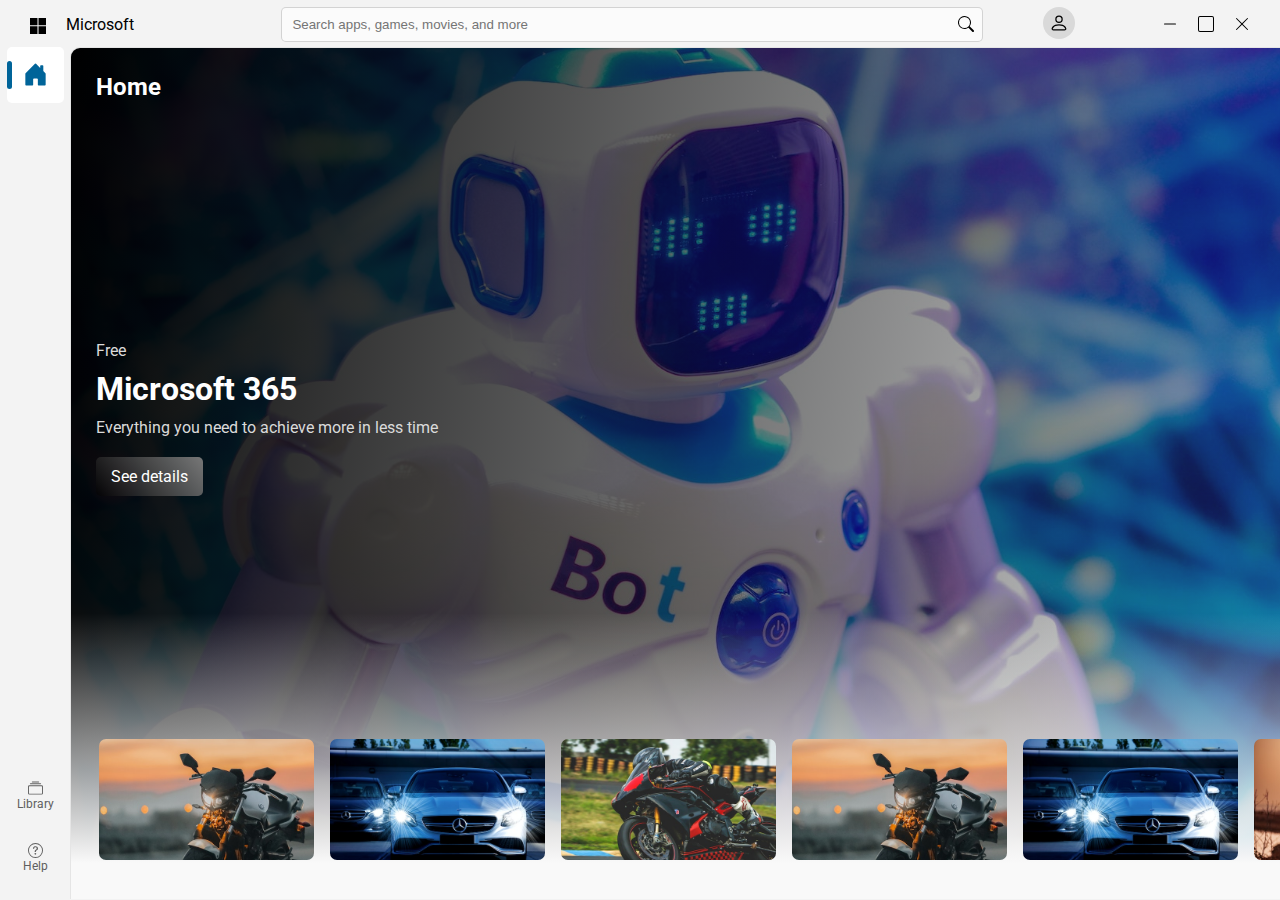
<file: index.html>
<!DOCTYPE html>
<html lang="en">
<head>
    <meta charset="UTF-8">
    <meta http-equiv="X-UA-Compatible" content="IE=edge">
    <meta name="viewport" content="width=device-width, initial-scale=1.0">
    <title>Store</title>

    <!-- >->->->->->->->->-> CSS link >->->->->->->->->-> -->
    <link rel="stylesheet" href="assets/css/header.css">
    <link rel="stylesheet" href="assets/css/style.css">
</head>
<body>
     <!-- >->->->->->->->->-> Header Top Start >->->->->->->->->-> -->
     <div class="header_top">
      <div class="store_logo">
          <svg xmlns="http://www.w3.org/2000/svg" width="16" height="16" fill="currentColor" class="bi bi-microsoft" viewBox="0 0 16 16">
          <path d="M7.462 0H0v7.19h7.462V0zM16 0H8.538v7.19H16V0zM7.462 8.211H0V16h7.462V8.211zm8.538 0H8.538V16H16V8.211z"/>
          </svg>
          <p>Microsoft</p> 
      </div>
        <div class="header_form">
            <form action="#" method="post" class="header_search">
                <input class="input_search" type="search" placeholder="Search apps, games, movies, and more">
                <svg xmlns="http://www.w3.org/2000/svg" width="16" height="16" fill="currentColor" class="bi bi-search" viewBox="0 0 16 16">
                    <path d="M11.742 10.344a6.5 6.5 0 1 0-1.397 1.398h-.001c.03.04.062.078.098.115l3.85 3.85a1 1 0 0 0 1.415-1.414l-3.85-3.85a1.007 1.007 0 0 0-.115-.1zM12 6.5a5.5 5.5 0 1 1-11 0 5.5 5.5 0 0 1 11 0z"/>
                    </svg>
            </form>
            <div class="header_user">
              <div class="header_user_icon" onclick="headerUserIcon()">
                <svg xmlns="http://www.w3.org/2000/svg" width="16" height="16" fill="currentColor" class="bi bi-person" viewBox="0 0 16 16">
                  <path d="M8 8a3 3 0 1 0 0-6 3 3 0 0 0 0 6Zm2-3a2 2 0 1 1-4 0 2 2 0 0 1 4 0Zm4 8c0 1-1 1-1 1H3s-1 0-1-1 1-4 6-4 6 3 6 4Zm-1-.004c-.001-.246-.154-.986-.832-1.664C11.516 10.68 10.289 10 8 10c-2.29 0-3.516.68-4.168 1.332-.678.678-.83 1.418-.832 1.664h10Z"/>
                  </svg>
              </div>
              <div class="header_user_active">
                <p>
                  <a href="setting.html">
                  <span>
                    <svg xmlns="http://www.w3.org/2000/svg" width="16" height="16" fill="currentColor" class="bi bi-person-vcard" viewBox="0 0 16 16">
                      <path d="M5 8a2 2 0 1 0 0-4 2 2 0 0 0 0 4Zm4-2.5a.5.5 0 0 1 .5-.5h4a.5.5 0 0 1 0 1h-4a.5.5 0 0 1-.5-.5ZM9 8a.5.5 0 0 1 .5-.5h4a.5.5 0 0 1 0 1h-4A.5.5 0 0 1 9 8Zm1 2.5a.5.5 0 0 1 .5-.5h3a.5.5 0 0 1 0 1h-3a.5.5 0 0 1-.5-.5Z"/>
                      <path d="M2 2a2 2 0 0 0-2 2v8a2 2 0 0 0 2 2h12a2 2 0 0 0 2-2V4a2 2 0 0 0-2-2H2ZM1 4a1 1 0 0 1 1-1h12a1 1 0 0 1 1 1v8a1 1 0 0 1-1 1H8.96c.026-.163.04-.33.04-.5C9 10.567 7.21 9 5 9c-2.086 0-3.8 1.398-3.984 3.181A1.006 1.006 0 0 1 1 12V4Z"/>
                    </svg>
                  </span></a>
                  <a href="setting.html">
                  Sign in</a>
                </p>
                <hr>
                <p>
                  <a href="single_app.html">
                  <span>
                    <svg xmlns="http://www.w3.org/2000/svg" width="16" height="16" fill="currentColor" class="bi bi-person" viewBox="0 0 16 16">
                      <path d="M8 8a3 3 0 1 0 0-6 3 3 0 0 0 0 6Zm2-3a2 2 0 1 1-4 0 2 2 0 0 1 4 0Zm4 8c0 1-1 1-1 1H3s-1 0-1-1 1-4 6-4 6 3 6 4Zm-1-.004c-.001-.246-.154-.986-.832-1.664C11.516 10.68 10.289 10 8 10c-2.29 0-3.516.68-4.168 1.332-.678.678-.83 1.418-.832 1.664h10Z"/>
                    </svg>
                  </span></a>
                  <a href="single_app.html">
                  Add word or account</a>
                </p>
                <hr>
                <p>
                  <span>
                    <a href="setting.html">
                    <svg xmlns="http://www.w3.org/2000/svg" width="16" height="16" fill="currentColor" class="bi bi-gear" viewBox="0 0 16 16">
                      <path d="M8 4.754a3.246 3.246 0 1 0 0 6.492 3.246 3.246 0 0 0 0-6.492zM5.754 8a2.246 2.246 0 1 1 4.492 0 2.246 2.246 0 0 1-4.492 0z"/>
                      <path d="M9.796 1.343c-.527-1.79-3.065-1.79-3.592 0l-.094.319a.873.873 0 0 1-1.255.52l-.292-.16c-1.64-.892-3.433.902-2.54 2.541l.159.292a.873.873 0 0 1-.52 1.255l-.319.094c-1.79.527-1.79 3.065 0 3.592l.319.094a.873.873 0 0 1 .52 1.255l-.16.292c-.892 1.64.901 3.434 2.541 2.54l.292-.159a.873.873 0 0 1 1.255.52l.094.319c.527 1.79 3.065 1.79 3.592 0l.094-.319a.873.873 0 0 1 1.255-.52l.292.16c1.64.893 3.434-.902 2.54-2.541l-.159-.292a.873.873 0 0 1 .52-1.255l.319-.094c1.79-.527 1.79-3.065 0-3.592l-.319-.094a.873.873 0 0 1-.52-1.255l.16-.292c.893-1.64-.902-3.433-2.541-2.54l-.292.159a.873.873 0 0 1-1.255-.52l-.094-.319zm-2.633.283c.246-.835 1.428-.835 1.674 0l.094.319a1.873 1.873 0 0 0 2.693 1.115l.291-.16c.764-.415 1.6.42 1.184 1.185l-.159.292a1.873 1.873 0 0 0 1.116 2.692l.318.094c.835.246.835 1.428 0 1.674l-.319.094a1.873 1.873 0 0 0-1.115 2.693l.16.291c.415.764-.42 1.6-1.185 1.184l-.291-.159a1.873 1.873 0 0 0-2.693 1.116l-.094.318c-.246.835-1.428.835-1.674 0l-.094-.319a1.873 1.873 0 0 0-2.692-1.115l-.292.16c-.764.415-1.6-.42-1.184-1.185l.159-.291A1.873 1.873 0 0 0 1.945 8.93l-.319-.094c-.835-.246-.835-1.428 0-1.674l.319-.094A1.873 1.873 0 0 0 3.06 4.377l-.16-.292c-.415-.764.42-1.6 1.185-1.184l.292.159a1.873 1.873 0 0 0 2.692-1.115l.094-.319z"/>
                    </svg></a>
                  </span>
                  <a href="setting.html">
                  App settings</a>
                </p>
              </div>
            </div>
        </div>
      <ul class="icon">
          <li>
              <svg xmlns="http://www.w3.org/2000/svg" width="16" height="16" fill="currentColor" class="bi bi-dash-lg" viewBox="0 0 16 16">
                  <path fill-rule="evenodd" d="M2 8a.5.5 0 0 1 .5-.5h11a.5.5 0 0 1 0 1h-11A.5.5 0 0 1 2 8Z"/>
                </svg>
          </li>
          <li>
            <svg xmlns="http://www.w3.org/2000/svg" width="16" height="16" fill="currentColor" class="bi bi-square" viewBox="0 0 16 16">
              <path d="M14 1a1 1 0 0 1 1 1v12a1 1 0 0 1-1 1H2a1 1 0 0 1-1-1V2a1 1 0 0 1 1-1h12zM2 0a2 2 0 0 0-2 2v12a2 2 0 0 0 2 2h12a2 2 0 0 0 2-2V2a2 2 0 0 0-2-2H2z"/>
            </svg>
          </li>
          <li>
            <svg xmlns="http://www.w3.org/2000/svg" width="16" height="16" fill="currentColor" class="bi bi-x-lg" viewBox="0 0 16 16">
              <path d="M2.146 2.854a.5.5 0 1 1 .708-.708L8 7.293l5.146-5.147a.5.5 0 0 1 .708.708L8.707 8l5.147 5.146a.5.5 0 0 1-.708.708L8 8.707l-5.146 5.147a.5.5 0 0 1-.708-.708L7.293 8 2.146 2.854Z"/>
            </svg>
          </li>
      </ul>
  </div>
 <!-- <-<-<-<-<-<-<-<-<-< header top end <-<-<-<-<-<-<-<-<-< -->

 <!-- >->->->->->->->->-> Home Page Start >->->->->->->->->-> -->
<div class="home_page">
    
  
 <!-- >->->->->->->->->-> Header Left Start >->->->->->->->->-> -->
  <div class="header_left">
      <ul class="icon">
          <li class="active">
            <a href="index.html">
            <svg xmlns="http://www.w3.org/2000/svg" width="25" height="25" fill="currentColor" class="bi bi-house-door-fill" viewBox="0 0 16 16">
              <path d="M6.5 14.5v-3.505c0-.245.25-.495.5-.495h2c.25 0 .5.25.5.5v3.5a.5.5 0 0 0 .5.5h4a.5.5 0 0 0 .5-.5v-7a.5.5 0 0 0-.146-.354L13 5.793V2.5a.5.5 0 0 0-.5-.5h-1a.5.5 0 0 0-.5.5v1.293L8.354 1.146a.5.5 0 0 0-.708 0l-6 6A.5.5 0 0 0 1.5 7.5v7a.5.5 0 0 0 .5.5h4a.5.5 0 0 0 .5-.5Z"/>
            </svg></a>
          </li>
      </ul>
      <ul class="icon">
          <li>
            <a href="library.html">
              <svg xmlns="http://www.w3.org/2000/svg" width="15" height="15" fill="currentColor" class="bi bi-collection" viewBox="0 0 16 16">
                  <path d="M2.5 3.5a.5.5 0 0 1 0-1h11a.5.5 0 0 1 0 1h-11zm2-2a.5.5 0 0 1 0-1h7a.5.5 0 0 1 0 1h-7zM0 13a1.5 1.5 0 0 0 1.5 1.5h13A1.5 1.5 0 0 0 16 13V6a1.5 1.5 0 0 0-1.5-1.5h-13A1.5 1.5 0 0 0 0 6v7zm1.5.5A.5.5 0 0 1 1 13V6a.5.5 0 0 1 .5-.5h13a.5.5 0 0 1 .5.5v7a.5.5 0 0 1-.5.5h-13z"/>
                </svg></a>
                <a href="library.html">
                <p>Library</p></a>
          </li>
          <li class="header_help" onclick="headerHelp()">
            <svg xmlns="http://www.w3.org/2000/svg" width="15" height="15" fill="currentColor" class="bi bi-question-circle" viewBox="0 0 16 16">
              <path d="M8 15A7 7 0 1 1 8 1a7 7 0 0 1 0 14zm0 1A8 8 0 1 0 8 0a8 8 0 0 0 0 16z"/>
              <path d="M5.255 5.786a.237.237 0 0 0 .241.247h.825c.138 0 .248-.113.266-.25.09-.656.54-1.134 1.342-1.134.686 0 1.314.343 1.314 1.168 0 .635-.374.927-.965 1.371-.673.489-1.206 1.06-1.168 1.987l.003.217a.25.25 0 0 0 .25.246h.811a.25.25 0 0 0 .25-.25v-.105c0-.718.273-.927 1.01-1.486.609-.463 1.244-.977 1.244-2.056 0-1.511-1.276-2.241-2.673-2.241-1.267 0-2.655.59-2.75 2.286zm1.557 5.763c0 .533.425.927 1.01.927.609 0 1.028-.394 1.028-.927 0-.552-.42-.94-1.029-.94-.584 0-1.009.388-1.009.94z"/>
            </svg>
            <p>Help</p>
            <div class="help_active">
              <p>
                <span>
                  <svg xmlns="http://www.w3.org/2000/svg" width="16" height="16" fill="currentColor" class="bi bi-question-lg" viewBox="0 0 16 16">
                    <path fill-rule="evenodd" d="M4.475 5.458c-.284 0-.514-.237-.47-.517C4.28 3.24 5.576 2 7.825 2c2.25 0 3.767 1.36 3.767 3.215 0 1.344-.665 2.288-1.79 2.973-1.1.659-1.414 1.118-1.414 2.01v.03a.5.5 0 0 1-.5.5h-.77a.5.5 0 0 1-.5-.495l-.003-.2c-.043-1.221.477-2.001 1.645-2.712 1.03-.632 1.397-1.135 1.397-2.028 0-.979-.758-1.698-1.926-1.698-1.009 0-1.71.529-1.938 1.402-.066.254-.278.461-.54.461h-.777ZM7.496 14c.622 0 1.095-.474 1.095-1.09 0-.618-.473-1.092-1.095-1.092-.606 0-1.087.474-1.087 1.091S6.89 14 7.496 14Z"/>
                  </svg>
                </span>
                Get Help
              </p>
              <p>
                <span>
                  <svg xmlns="http://www.w3.org/2000/svg" width="16" height="16" fill="currentColor" class="bi bi-person-gear" viewBox="0 0 16 16">
                    <path d="M11 5a3 3 0 1 1-6 0 3 3 0 0 1 6 0ZM8 7a2 2 0 1 0 0-4 2 2 0 0 0 0 4Zm.256 7a4.474 4.474 0 0 1-.229-1.004H3c.001-.246.154-.986.832-1.664C4.484 10.68 5.711 10 8 10c.26 0 .507.009.74.025.226-.341.496-.65.804-.918C9.077 9.038 8.564 9 8 9c-5 0-6 3-6 4s1 1 1 1h5.256Zm3.63-4.54c.18-.613 1.048-.613 1.229 0l.043.148a.64.64 0 0 0 .921.382l.136-.074c.561-.306 1.175.308.87.869l-.075.136a.64.64 0 0 0 .382.92l.149.045c.612.18.612 1.048 0 1.229l-.15.043a.64.64 0 0 0-.38.921l.074.136c.305.561-.309 1.175-.87.87l-.136-.075a.64.64 0 0 0-.92.382l-.045.149c-.18.612-1.048.612-1.229 0l-.043-.15a.64.64 0 0 0-.921-.38l-.136.074c-.561.305-1.175-.309-.87-.87l.075-.136a.64.64 0 0 0-.382-.92l-.148-.045c-.613-.18-.613-1.048 0-1.229l.148-.043a.64.64 0 0 0 .382-.921l-.074-.136c-.306-.561.308-1.175.869-.87l.136.075a.64.64 0 0 0 .92-.382l.045-.148ZM14 12.5a1.5 1.5 0 1 0-3 0 1.5 1.5 0 0 0 3 0Z"/>
                  </svg>
                </span>
                Send Feedback
              </p>
              <p>
                <span>
                  <svg xmlns="http://www.w3.org/2000/svg" width="16" height="16" fill="currentColor" class="bi bi-braces" viewBox="0 0 16 16">
                    <path d="M2.114 8.063V7.9c1.005-.102 1.497-.615 1.497-1.6V4.503c0-1.094.39-1.538 1.354-1.538h.273V2h-.376C3.25 2 2.49 2.759 2.49 4.352v1.524c0 1.094-.376 1.456-1.49 1.456v1.299c1.114 0 1.49.362 1.49 1.456v1.524c0 1.593.759 2.352 2.372 2.352h.376v-.964h-.273c-.964 0-1.354-.444-1.354-1.538V9.663c0-.984-.492-1.497-1.497-1.6zM13.886 7.9v.163c-1.005.103-1.497.616-1.497 1.6v1.798c0 1.094-.39 1.538-1.354 1.538h-.273v.964h.376c1.613 0 2.372-.759 2.372-2.352v-1.524c0-1.094.376-1.456 1.49-1.456V7.332c-1.114 0-1.49-.362-1.49-1.456V4.352C13.51 2.759 12.75 2 11.138 2h-.376v.964h.273c.964 0 1.354.444 1.354 1.538V6.3c0 .984.492 1.497 1.497 1.6z"/>
                  </svg>
                </span>
                Developers
              </p>
            </div>
          </li>
      </ul>
  </div>
     <!-- <-<-<-<-<-<-<-<-<-< home left end <-<-<-<-<-<-<-<-<-< -->
        
     
     <!-- >->->->->->->->->-> Wrapping Start >->->->->->->->->-> -->
     <div class="wrapping">
      <div class="overlay" onclick="Overlay()"></div>

       <!-- >->->->->->->->->-> Home Start >->->->->->->->->-> -->
        <div class="home">
            <h2>Home</h2>
            <div class="home_text">
                <p>Free</p>
                <h1>Microsoft 365</h1>
                <p>Everything you need to achieve more in less time</p>
                <div class="home_btn">See details</div>
            </div>
            <div class="home_card_data">
              <div class="home_cards">
                <div class="card">
                  <div class="home_card_text">
                    <img src="assets/image/home_card1.jpg" alt="">
                    <h4>Microsoft 365</h4>
                  </div>
                </div>

                <div class="card">
                  <div class="home_card_text">
                    <img src="assets/image/home_card2.jpg" alt="">
                    <h4>Microsoft 365</h4>
                  </div>
                </div>

                <div class="card">
                  <div class="home_card_text">
                    <img src="assets/image/home_card4.jpg" alt="">
                    <h4>Microsoft 365</h4>
                  </div>
                </div>

                <div class="card">
                  <div class="home_card_text">
                    <img src="assets/image/home_card1.jpg" alt="">
                    <h4>Microsoft 365</h4>
                  </div>
                </div>

                <div class="card">
                  <div class="home_card_text">
                    <img src="assets/image/home_card2.jpg" alt="">
                    <h4>Microsoft 365</h4>
                  </div>
                </div>

                <div class="card">
                  <div class="home_card_text">
                    <img src="assets/image/home_card3.jpg" alt="">
                    <h4>Microsoft 365</h4>
                  </div>
                </div>

                <div class="card">
                  <div class="home_card_text">
                    <img src="assets/image/home_card4.jpg" alt="">
                    <h4>Microsoft 365</h4>
                  </div>
                </div>
              </div>
              <div class="home_NP" id="left">
                <svg xmlns="http://www.w3.org/2000/svg" width="16" height="16" fill="currentColor" class="bi bi-caret-left-fill" viewBox="0 0 16 16">
                  <path d="m3.86 8.753 5.482 4.796c.646.566 1.658.106 1.658-.753V3.204a1 1 0 0 0-1.659-.753l-5.48 4.796a1 1 0 0 0 0 1.506z"/>
                </svg>
              </div>
              <div class="home_NP" id="right">
                <svg xmlns="http://www.w3.org/2000/svg" width="16" height="16" fill="currentColor" class="bi bi-caret-right-fill" viewBox="0 0 16 16">
                  <path d="m12.14 8.753-5.482 4.796c-.646.566-1.658.106-1.658-.753V3.204a1 1 0 0 1 1.659-.753l5.48 4.796a1 1 0 0 1 0 1.506z"/>
                </svg>
              </div>
              
            </div>
            
        </div>
       <!-- <-<-<-<-<-<-<-<-<-< home end <-<-<-<-<-<-<-<-<-< -->

       <!-- >->->->->->->->->-> Apps Start >->->->->->->->->-> -->
        <section class="apps">
          
         <!-- >->->->->->->->->-> Free App Start >->->->->->->->->-> -->
          <div class="free_app">
            <h2>Top free apps</h2>
          <div class="free_app_store">

            <div class="app_data">
              <div class="app_card">
                <img src="assets/image/svg/whatsapp.svg" alt="">
                <div class="app_dtl">
                  <h4>Whats App</h4>
                  <p>social</p>
                  <div class="app_star">
                    <span>
                      <svg xmlns="http://www.w3.org/2000/svg" width="16" height="16" fill="currentColor" class="bi bi-star-fill" viewBox="0 0 16 16">
                        <path d="M3.612 15.443c-.386.198-.824-.149-.746-.592l.83-4.73L.173 6.765c-.329-.314-.158-.888.283-.95l4.898-.696L7.538.792c.197-.39.73-.39.927 0l2.184 4.327 4.898.696c.441.062.612.636.282.95l-3.522 3.356.83 4.73c.078.443-.36.79-.746.592L8 13.187l-4.389 2.256z"/>
                      </svg>
                    </span>
                    <span>
                      <svg xmlns="http://www.w3.org/2000/svg" width="16" height="16" fill="currentColor" class="bi bi-star-fill" viewBox="0 0 16 16">
                        <path d="M3.612 15.443c-.386.198-.824-.149-.746-.592l.83-4.73L.173 6.765c-.329-.314-.158-.888.283-.95l4.898-.696L7.538.792c.197-.39.73-.39.927 0l2.184 4.327 4.898.696c.441.062.612.636.282.95l-3.522 3.356.83 4.73c.078.443-.36.79-.746.592L8 13.187l-4.389 2.256z"/>
                      </svg>
                    </span>
                    <span>
                      <svg xmlns="http://www.w3.org/2000/svg" width="16" height="16" fill="currentColor" class="bi bi-star-fill" viewBox="0 0 16 16">
                        <path d="M3.612 15.443c-.386.198-.824-.149-.746-.592l.83-4.73L.173 6.765c-.329-.314-.158-.888.283-.95l4.898-.696L7.538.792c.197-.39.73-.39.927 0l2.184 4.327 4.898.696c.441.062.612.636.282.95l-3.522 3.356.83 4.73c.078.443-.36.79-.746.592L8 13.187l-4.389 2.256z"/>
                      </svg>
                    </span>
                    <span>
                      <svg xmlns="http://www.w3.org/2000/svg" width="16" height="16" fill="currentColor" class="bi bi-star-fill" viewBox="0 0 16 16">
                        <path d="M3.612 15.443c-.386.198-.824-.149-.746-.592l.83-4.73L.173 6.765c-.329-.314-.158-.888.283-.95l4.898-.696L7.538.792c.197-.39.73-.39.927 0l2.184 4.327 4.898.696c.441.062.612.636.282.95l-3.522 3.356.83 4.73c.078.443-.36.79-.746.592L8 13.187l-4.389 2.256z"/>
                      </svg>
                    </span>
                    <span>
                      <svg xmlns="http://www.w3.org/2000/svg" width="16" height="16" fill="currentColor" class="bi bi-star-half" viewBox="0 0 16 16">
                        <path d="M5.354 5.119 7.538.792A.516.516 0 0 1 8 .5c.183 0 .366.097.465.292l2.184 4.327 4.898.696A.537.537 0 0 1 16 6.32a.548.548 0 0 1-.17.445l-3.523 3.356.83 4.73c.078.443-.36.79-.746.592L8 13.187l-4.389 2.256a.52.52 0 0 1-.146.05c-.342.06-.668-.254-.6-.642l.83-4.73L.173 6.765a.55.55 0 0 1-.172-.403.58.58 0 0 1 .085-.302.513.513 0 0 1 .37-.245l4.898-.696zM8 12.027a.5.5 0 0 1 .232.056l3.686 1.894-.694-3.957a.565.565 0 0 1 .162-.505l2.907-2.77-4.052-.576a.525.525 0 0 1-.393-.288L8.001 2.223 8 2.226v9.8z"/>
                      </svg>
                    </span>
                    <span>20</span>
                  </div>
                  <div class="free"><p>free</p></div>
                </div>
              </div>
            </div>
              
            <div class="app_data">
              <div class="app_card">
                <img src="assets/image/svg/whatsapp.svg" alt="">
                <div class="app_dtl">
                  <h4>Whats App</h4>
                  <p>social</p>
                  <div class="app_star">
                    <span>
                      <svg xmlns="http://www.w3.org/2000/svg" width="16" height="16" fill="currentColor" class="bi bi-star-fill" viewBox="0 0 16 16">
                        <path d="M3.612 15.443c-.386.198-.824-.149-.746-.592l.83-4.73L.173 6.765c-.329-.314-.158-.888.283-.95l4.898-.696L7.538.792c.197-.39.73-.39.927 0l2.184 4.327 4.898.696c.441.062.612.636.282.95l-3.522 3.356.83 4.73c.078.443-.36.79-.746.592L8 13.187l-4.389 2.256z"/>
                      </svg>
                    </span>
                    <span>
                      <svg xmlns="http://www.w3.org/2000/svg" width="16" height="16" fill="currentColor" class="bi bi-star-fill" viewBox="0 0 16 16">
                        <path d="M3.612 15.443c-.386.198-.824-.149-.746-.592l.83-4.73L.173 6.765c-.329-.314-.158-.888.283-.95l4.898-.696L7.538.792c.197-.39.73-.39.927 0l2.184 4.327 4.898.696c.441.062.612.636.282.95l-3.522 3.356.83 4.73c.078.443-.36.79-.746.592L8 13.187l-4.389 2.256z"/>
                      </svg>
                    </span>
                    <span>
                      <svg xmlns="http://www.w3.org/2000/svg" width="16" height="16" fill="currentColor" class="bi bi-star-fill" viewBox="0 0 16 16">
                        <path d="M3.612 15.443c-.386.198-.824-.149-.746-.592l.83-4.73L.173 6.765c-.329-.314-.158-.888.283-.95l4.898-.696L7.538.792c.197-.39.73-.39.927 0l2.184 4.327 4.898.696c.441.062.612.636.282.95l-3.522 3.356.83 4.73c.078.443-.36.79-.746.592L8 13.187l-4.389 2.256z"/>
                      </svg>
                    </span>
                    <span>
                      <svg xmlns="http://www.w3.org/2000/svg" width="16" height="16" fill="currentColor" class="bi bi-star-fill" viewBox="0 0 16 16">
                        <path d="M3.612 15.443c-.386.198-.824-.149-.746-.592l.83-4.73L.173 6.765c-.329-.314-.158-.888.283-.95l4.898-.696L7.538.792c.197-.39.73-.39.927 0l2.184 4.327 4.898.696c.441.062.612.636.282.95l-3.522 3.356.83 4.73c.078.443-.36.79-.746.592L8 13.187l-4.389 2.256z"/>
                      </svg>
                    </span>
                    <span>
                      <svg xmlns="http://www.w3.org/2000/svg" width="16" height="16" fill="currentColor" class="bi bi-star-half" viewBox="0 0 16 16">
                        <path d="M5.354 5.119 7.538.792A.516.516 0 0 1 8 .5c.183 0 .366.097.465.292l2.184 4.327 4.898.696A.537.537 0 0 1 16 6.32a.548.548 0 0 1-.17.445l-3.523 3.356.83 4.73c.078.443-.36.79-.746.592L8 13.187l-4.389 2.256a.52.52 0 0 1-.146.05c-.342.06-.668-.254-.6-.642l.83-4.73L.173 6.765a.55.55 0 0 1-.172-.403.58.58 0 0 1 .085-.302.513.513 0 0 1 .37-.245l4.898-.696zM8 12.027a.5.5 0 0 1 .232.056l3.686 1.894-.694-3.957a.565.565 0 0 1 .162-.505l2.907-2.77-4.052-.576a.525.525 0 0 1-.393-.288L8.001 2.223 8 2.226v9.8z"/>
                      </svg>
                    </span>
                    <span>20</span>
                  </div>
                  <div class="free"><p>free</p></div>
                </div>
              </div>
            </div>
              
            <div class="app_data">
              <div class="app_card">
                <img src="assets/image/svg/whatsapp.svg" alt="">
                <div class="app_dtl">
                  <h4>Whats App</h4>
                  <p>social</p>
                  <div class="app_star">
                    <span>
                      <svg xmlns="http://www.w3.org/2000/svg" width="16" height="16" fill="currentColor" class="bi bi-star-fill" viewBox="0 0 16 16">
                        <path d="M3.612 15.443c-.386.198-.824-.149-.746-.592l.83-4.73L.173 6.765c-.329-.314-.158-.888.283-.95l4.898-.696L7.538.792c.197-.39.73-.39.927 0l2.184 4.327 4.898.696c.441.062.612.636.282.95l-3.522 3.356.83 4.73c.078.443-.36.79-.746.592L8 13.187l-4.389 2.256z"/>
                      </svg>
                    </span>
                    <span>
                      <svg xmlns="http://www.w3.org/2000/svg" width="16" height="16" fill="currentColor" class="bi bi-star-fill" viewBox="0 0 16 16">
                        <path d="M3.612 15.443c-.386.198-.824-.149-.746-.592l.83-4.73L.173 6.765c-.329-.314-.158-.888.283-.95l4.898-.696L7.538.792c.197-.39.73-.39.927 0l2.184 4.327 4.898.696c.441.062.612.636.282.95l-3.522 3.356.83 4.73c.078.443-.36.79-.746.592L8 13.187l-4.389 2.256z"/>
                      </svg>
                    </span>
                    <span>
                      <svg xmlns="http://www.w3.org/2000/svg" width="16" height="16" fill="currentColor" class="bi bi-star-fill" viewBox="0 0 16 16">
                        <path d="M3.612 15.443c-.386.198-.824-.149-.746-.592l.83-4.73L.173 6.765c-.329-.314-.158-.888.283-.95l4.898-.696L7.538.792c.197-.39.73-.39.927 0l2.184 4.327 4.898.696c.441.062.612.636.282.95l-3.522 3.356.83 4.73c.078.443-.36.79-.746.592L8 13.187l-4.389 2.256z"/>
                      </svg>
                    </span>
                    <span>
                      <svg xmlns="http://www.w3.org/2000/svg" width="16" height="16" fill="currentColor" class="bi bi-star-fill" viewBox="0 0 16 16">
                        <path d="M3.612 15.443c-.386.198-.824-.149-.746-.592l.83-4.73L.173 6.765c-.329-.314-.158-.888.283-.95l4.898-.696L7.538.792c.197-.39.73-.39.927 0l2.184 4.327 4.898.696c.441.062.612.636.282.95l-3.522 3.356.83 4.73c.078.443-.36.79-.746.592L8 13.187l-4.389 2.256z"/>
                      </svg>
                    </span>
                    <span>
                      <svg xmlns="http://www.w3.org/2000/svg" width="16" height="16" fill="currentColor" class="bi bi-star-half" viewBox="0 0 16 16">
                        <path d="M5.354 5.119 7.538.792A.516.516 0 0 1 8 .5c.183 0 .366.097.465.292l2.184 4.327 4.898.696A.537.537 0 0 1 16 6.32a.548.548 0 0 1-.17.445l-3.523 3.356.83 4.73c.078.443-.36.79-.746.592L8 13.187l-4.389 2.256a.52.52 0 0 1-.146.05c-.342.06-.668-.254-.6-.642l.83-4.73L.173 6.765a.55.55 0 0 1-.172-.403.58.58 0 0 1 .085-.302.513.513 0 0 1 .37-.245l4.898-.696zM8 12.027a.5.5 0 0 1 .232.056l3.686 1.894-.694-3.957a.565.565 0 0 1 .162-.505l2.907-2.77-4.052-.576a.525.525 0 0 1-.393-.288L8.001 2.223 8 2.226v9.8z"/>
                      </svg>
                    </span>
                    <span>20</span>
                  </div>
                  <div class="free"><p>free</p></div>
                </div>
              </div>
            </div>
              
            <div class="app_data">
              <div class="app_card">
                <img src="assets/image/svg/whatsapp.svg" alt="">
                <div class="app_dtl">
                  <h4>Whats App</h4>
                  <p>social</p>
                  <div class="app_star">
                    <span>
                      <svg xmlns="http://www.w3.org/2000/svg" width="16" height="16" fill="currentColor" class="bi bi-star-fill" viewBox="0 0 16 16">
                        <path d="M3.612 15.443c-.386.198-.824-.149-.746-.592l.83-4.73L.173 6.765c-.329-.314-.158-.888.283-.95l4.898-.696L7.538.792c.197-.39.73-.39.927 0l2.184 4.327 4.898.696c.441.062.612.636.282.95l-3.522 3.356.83 4.73c.078.443-.36.79-.746.592L8 13.187l-4.389 2.256z"/>
                      </svg>
                    </span>
                    <span>
                      <svg xmlns="http://www.w3.org/2000/svg" width="16" height="16" fill="currentColor" class="bi bi-star-fill" viewBox="0 0 16 16">
                        <path d="M3.612 15.443c-.386.198-.824-.149-.746-.592l.83-4.73L.173 6.765c-.329-.314-.158-.888.283-.95l4.898-.696L7.538.792c.197-.39.73-.39.927 0l2.184 4.327 4.898.696c.441.062.612.636.282.95l-3.522 3.356.83 4.73c.078.443-.36.79-.746.592L8 13.187l-4.389 2.256z"/>
                      </svg>
                    </span>
                    <span>
                      <svg xmlns="http://www.w3.org/2000/svg" width="16" height="16" fill="currentColor" class="bi bi-star-fill" viewBox="0 0 16 16">
                        <path d="M3.612 15.443c-.386.198-.824-.149-.746-.592l.83-4.73L.173 6.765c-.329-.314-.158-.888.283-.95l4.898-.696L7.538.792c.197-.39.73-.39.927 0l2.184 4.327 4.898.696c.441.062.612.636.282.95l-3.522 3.356.83 4.73c.078.443-.36.79-.746.592L8 13.187l-4.389 2.256z"/>
                      </svg>
                    </span>
                    <span>
                      <svg xmlns="http://www.w3.org/2000/svg" width="16" height="16" fill="currentColor" class="bi bi-star-fill" viewBox="0 0 16 16">
                        <path d="M3.612 15.443c-.386.198-.824-.149-.746-.592l.83-4.73L.173 6.765c-.329-.314-.158-.888.283-.95l4.898-.696L7.538.792c.197-.39.73-.39.927 0l2.184 4.327 4.898.696c.441.062.612.636.282.95l-3.522 3.356.83 4.73c.078.443-.36.79-.746.592L8 13.187l-4.389 2.256z"/>
                      </svg>
                    </span>
                    <span>
                      <svg xmlns="http://www.w3.org/2000/svg" width="16" height="16" fill="currentColor" class="bi bi-star-half" viewBox="0 0 16 16">
                        <path d="M5.354 5.119 7.538.792A.516.516 0 0 1 8 .5c.183 0 .366.097.465.292l2.184 4.327 4.898.696A.537.537 0 0 1 16 6.32a.548.548 0 0 1-.17.445l-3.523 3.356.83 4.73c.078.443-.36.79-.746.592L8 13.187l-4.389 2.256a.52.52 0 0 1-.146.05c-.342.06-.668-.254-.6-.642l.83-4.73L.173 6.765a.55.55 0 0 1-.172-.403.58.58 0 0 1 .085-.302.513.513 0 0 1 .37-.245l4.898-.696zM8 12.027a.5.5 0 0 1 .232.056l3.686 1.894-.694-3.957a.565.565 0 0 1 .162-.505l2.907-2.77-4.052-.576a.525.525 0 0 1-.393-.288L8.001 2.223 8 2.226v9.8z"/>
                      </svg>
                    </span>
                    <span>20</span>
                  </div>
                  <div class="free"><p>free</p></div>
                </div>
              </div>
            </div>
              
            <div class="app_data">
              <div class="app_card">
                <img src="assets/image/svg/whatsapp.svg" alt="">
                <div class="app_dtl">
                  <h4>Whats App</h4>
                  <p>social</p>
                  <div class="app_star">
                    <span>
                      <svg xmlns="http://www.w3.org/2000/svg" width="16" height="16" fill="currentColor" class="bi bi-star-fill" viewBox="0 0 16 16">
                        <path d="M3.612 15.443c-.386.198-.824-.149-.746-.592l.83-4.73L.173 6.765c-.329-.314-.158-.888.283-.95l4.898-.696L7.538.792c.197-.39.73-.39.927 0l2.184 4.327 4.898.696c.441.062.612.636.282.95l-3.522 3.356.83 4.73c.078.443-.36.79-.746.592L8 13.187l-4.389 2.256z"/>
                      </svg>
                    </span>
                    <span>
                      <svg xmlns="http://www.w3.org/2000/svg" width="16" height="16" fill="currentColor" class="bi bi-star-fill" viewBox="0 0 16 16">
                        <path d="M3.612 15.443c-.386.198-.824-.149-.746-.592l.83-4.73L.173 6.765c-.329-.314-.158-.888.283-.95l4.898-.696L7.538.792c.197-.39.73-.39.927 0l2.184 4.327 4.898.696c.441.062.612.636.282.95l-3.522 3.356.83 4.73c.078.443-.36.79-.746.592L8 13.187l-4.389 2.256z"/>
                      </svg>
                    </span>
                    <span>
                      <svg xmlns="http://www.w3.org/2000/svg" width="16" height="16" fill="currentColor" class="bi bi-star-fill" viewBox="0 0 16 16">
                        <path d="M3.612 15.443c-.386.198-.824-.149-.746-.592l.83-4.73L.173 6.765c-.329-.314-.158-.888.283-.95l4.898-.696L7.538.792c.197-.39.73-.39.927 0l2.184 4.327 4.898.696c.441.062.612.636.282.95l-3.522 3.356.83 4.73c.078.443-.36.79-.746.592L8 13.187l-4.389 2.256z"/>
                      </svg>
                    </span>
                    <span>
                      <svg xmlns="http://www.w3.org/2000/svg" width="16" height="16" fill="currentColor" class="bi bi-star-fill" viewBox="0 0 16 16">
                        <path d="M3.612 15.443c-.386.198-.824-.149-.746-.592l.83-4.73L.173 6.765c-.329-.314-.158-.888.283-.95l4.898-.696L7.538.792c.197-.39.73-.39.927 0l2.184 4.327 4.898.696c.441.062.612.636.282.95l-3.522 3.356.83 4.73c.078.443-.36.79-.746.592L8 13.187l-4.389 2.256z"/>
                      </svg>
                    </span>
                    <span>
                      <svg xmlns="http://www.w3.org/2000/svg" width="16" height="16" fill="currentColor" class="bi bi-star-half" viewBox="0 0 16 16">
                        <path d="M5.354 5.119 7.538.792A.516.516 0 0 1 8 .5c.183 0 .366.097.465.292l2.184 4.327 4.898.696A.537.537 0 0 1 16 6.32a.548.548 0 0 1-.17.445l-3.523 3.356.83 4.73c.078.443-.36.79-.746.592L8 13.187l-4.389 2.256a.52.52 0 0 1-.146.05c-.342.06-.668-.254-.6-.642l.83-4.73L.173 6.765a.55.55 0 0 1-.172-.403.58.58 0 0 1 .085-.302.513.513 0 0 1 .37-.245l4.898-.696zM8 12.027a.5.5 0 0 1 .232.056l3.686 1.894-.694-3.957a.565.565 0 0 1 .162-.505l2.907-2.77-4.052-.576a.525.525 0 0 1-.393-.288L8.001 2.223 8 2.226v9.8z"/>
                      </svg>
                    </span>
                    <span>20</span>
                  </div>
                  <div class="free"><p>free</p></div>
                </div>
              </div>
            </div>
            
              
            </div>
          </div>
          <!-- <-<-<-<-<-<-<-<-<-< free app end <-<-<-<-<-<-<-<-<-< -->

         <!-- >->->->->->->->->-> Paid App Start >->->->->->->->->-> -->
          <div class="paid_app">
            <h2>Top paid apps</h2>

            <!-- >->->->->->->->->-> Paid App Store Start >->->->->->->->->-> -->
            <div class="paid_app_store">
              
            <!-- app data -->
            <div class="app_data">
              <div class="app_card">
                <img src="assets/image/svg/whatsapp.svg" alt="">
                <div class="app_dtl">
                  <h4>Whats App</h4>
                  <span>social</span>
                  <div class="app_star">
                    <span>
                      <svg xmlns="http://www.w3.org/2000/svg" width="16" height="16" fill="currentColor" class="bi bi-star-fill" viewBox="0 0 16 16">
                        <path d="M3.612 15.443c-.386.198-.824-.149-.746-.592l.83-4.73L.173 6.765c-.329-.314-.158-.888.283-.95l4.898-.696L7.538.792c.197-.39.73-.39.927 0l2.184 4.327 4.898.696c.441.062.612.636.282.95l-3.522 3.356.83 4.73c.078.443-.36.79-.746.592L8 13.187l-4.389 2.256z"/>
                      </svg>
                    </span>
                    <span>
                      <svg xmlns="http://www.w3.org/2000/svg" width="16" height="16" fill="currentColor" class="bi bi-star-fill" viewBox="0 0 16 16">
                        <path d="M3.612 15.443c-.386.198-.824-.149-.746-.592l.83-4.73L.173 6.765c-.329-.314-.158-.888.283-.95l4.898-.696L7.538.792c.197-.39.73-.39.927 0l2.184 4.327 4.898.696c.441.062.612.636.282.95l-3.522 3.356.83 4.73c.078.443-.36.79-.746.592L8 13.187l-4.389 2.256z"/>
                      </svg>
                    </span>
                    <span>
                      <svg xmlns="http://www.w3.org/2000/svg" width="16" height="16" fill="currentColor" class="bi bi-star-fill" viewBox="0 0 16 16">
                        <path d="M3.612 15.443c-.386.198-.824-.149-.746-.592l.83-4.73L.173 6.765c-.329-.314-.158-.888.283-.95l4.898-.696L7.538.792c.197-.39.73-.39.927 0l2.184 4.327 4.898.696c.441.062.612.636.282.95l-3.522 3.356.83 4.73c.078.443-.36.79-.746.592L8 13.187l-4.389 2.256z"/>
                      </svg>
                    </span>
                    <span>
                      <svg xmlns="http://www.w3.org/2000/svg" width="16" height="16" fill="currentColor" class="bi bi-star-fill" viewBox="0 0 16 16">
                        <path d="M3.612 15.443c-.386.198-.824-.149-.746-.592l.83-4.73L.173 6.765c-.329-.314-.158-.888.283-.95l4.898-.696L7.538.792c.197-.39.73-.39.927 0l2.184 4.327 4.898.696c.441.062.612.636.282.95l-3.522 3.356.83 4.73c.078.443-.36.79-.746.592L8 13.187l-4.389 2.256z"/>
                      </svg>
                    </span>
                    <span>
                      <svg xmlns="http://www.w3.org/2000/svg" width="16" height="16" fill="currentColor" class="bi bi-star-half" viewBox="0 0 16 16">
                        <path d="M5.354 5.119 7.538.792A.516.516 0 0 1 8 .5c.183 0 .366.097.465.292l2.184 4.327 4.898.696A.537.537 0 0 1 16 6.32a.548.548 0 0 1-.17.445l-3.523 3.356.83 4.73c.078.443-.36.79-.746.592L8 13.187l-4.389 2.256a.52.52 0 0 1-.146.05c-.342.06-.668-.254-.6-.642l.83-4.73L.173 6.765a.55.55 0 0 1-.172-.403.58.58 0 0 1 .085-.302.513.513 0 0 1 .37-.245l4.898-.696zM8 12.027a.5.5 0 0 1 .232.056l3.686 1.894-.694-3.957a.565.565 0 0 1 .162-.505l2.907-2.77-4.052-.576a.525.525 0 0 1-.393-.288L8.001 2.223 8 2.226v9.8z"/>
                      </svg>
                    </span>
                    <span>20</span>
                  </div>
                    <p>Paid</p>
                </div>
              </div>
            </div>
              
            <div class="app_data">
              <div class="app_card">
                <img src="assets/image/svg/whatsapp.svg" alt="">
                <div class="app_dtl">
                  <h4>Whats App</h4>
                  <span>social</span>
                  <div class="app_star">
                    <span>
                      <svg xmlns="http://www.w3.org/2000/svg" width="16" height="16" fill="currentColor" class="bi bi-star-fill" viewBox="0 0 16 16">
                        <path d="M3.612 15.443c-.386.198-.824-.149-.746-.592l.83-4.73L.173 6.765c-.329-.314-.158-.888.283-.95l4.898-.696L7.538.792c.197-.39.73-.39.927 0l2.184 4.327 4.898.696c.441.062.612.636.282.95l-3.522 3.356.83 4.73c.078.443-.36.79-.746.592L8 13.187l-4.389 2.256z"/>
                      </svg>
                    </span>
                    <span>
                      <svg xmlns="http://www.w3.org/2000/svg" width="16" height="16" fill="currentColor" class="bi bi-star-fill" viewBox="0 0 16 16">
                        <path d="M3.612 15.443c-.386.198-.824-.149-.746-.592l.83-4.73L.173 6.765c-.329-.314-.158-.888.283-.95l4.898-.696L7.538.792c.197-.39.73-.39.927 0l2.184 4.327 4.898.696c.441.062.612.636.282.95l-3.522 3.356.83 4.73c.078.443-.36.79-.746.592L8 13.187l-4.389 2.256z"/>
                      </svg>
                    </span>
                    <span>
                      <svg xmlns="http://www.w3.org/2000/svg" width="16" height="16" fill="currentColor" class="bi bi-star-fill" viewBox="0 0 16 16">
                        <path d="M3.612 15.443c-.386.198-.824-.149-.746-.592l.83-4.73L.173 6.765c-.329-.314-.158-.888.283-.95l4.898-.696L7.538.792c.197-.39.73-.39.927 0l2.184 4.327 4.898.696c.441.062.612.636.282.95l-3.522 3.356.83 4.73c.078.443-.36.79-.746.592L8 13.187l-4.389 2.256z"/>
                      </svg>
                    </span>
                    <span>
                      <svg xmlns="http://www.w3.org/2000/svg" width="16" height="16" fill="currentColor" class="bi bi-star-fill" viewBox="0 0 16 16">
                        <path d="M3.612 15.443c-.386.198-.824-.149-.746-.592l.83-4.73L.173 6.765c-.329-.314-.158-.888.283-.95l4.898-.696L7.538.792c.197-.39.73-.39.927 0l2.184 4.327 4.898.696c.441.062.612.636.282.95l-3.522 3.356.83 4.73c.078.443-.36.79-.746.592L8 13.187l-4.389 2.256z"/>
                      </svg>
                    </span>
                    <span>
                      <svg xmlns="http://www.w3.org/2000/svg" width="16" height="16" fill="currentColor" class="bi bi-star-half" viewBox="0 0 16 16">
                        <path d="M5.354 5.119 7.538.792A.516.516 0 0 1 8 .5c.183 0 .366.097.465.292l2.184 4.327 4.898.696A.537.537 0 0 1 16 6.32a.548.548 0 0 1-.17.445l-3.523 3.356.83 4.73c.078.443-.36.79-.746.592L8 13.187l-4.389 2.256a.52.52 0 0 1-.146.05c-.342.06-.668-.254-.6-.642l.83-4.73L.173 6.765a.55.55 0 0 1-.172-.403.58.58 0 0 1 .085-.302.513.513 0 0 1 .37-.245l4.898-.696zM8 12.027a.5.5 0 0 1 .232.056l3.686 1.894-.694-3.957a.565.565 0 0 1 .162-.505l2.907-2.77-4.052-.576a.525.525 0 0 1-.393-.288L8.001 2.223 8 2.226v9.8z"/>
                      </svg>
                    </span>
                    <span>20</span>
                  </div>
                    <p>Paid</p>
                </div>
              </div>
            </div>
              
            <div class="app_data">
              <div class="app_card">
                <img src="assets/image/svg/whatsapp.svg" alt="">
                <div class="app_dtl">
                  <h4>Whats App</h4>
                  <span>social</span>
                  <div class="app_star">
                    <span>
                      <svg xmlns="http://www.w3.org/2000/svg" width="16" height="16" fill="currentColor" class="bi bi-star-fill" viewBox="0 0 16 16">
                        <path d="M3.612 15.443c-.386.198-.824-.149-.746-.592l.83-4.73L.173 6.765c-.329-.314-.158-.888.283-.95l4.898-.696L7.538.792c.197-.39.73-.39.927 0l2.184 4.327 4.898.696c.441.062.612.636.282.95l-3.522 3.356.83 4.73c.078.443-.36.79-.746.592L8 13.187l-4.389 2.256z"/>
                      </svg>
                    </span>
                    <span>
                      <svg xmlns="http://www.w3.org/2000/svg" width="16" height="16" fill="currentColor" class="bi bi-star-fill" viewBox="0 0 16 16">
                        <path d="M3.612 15.443c-.386.198-.824-.149-.746-.592l.83-4.73L.173 6.765c-.329-.314-.158-.888.283-.95l4.898-.696L7.538.792c.197-.39.73-.39.927 0l2.184 4.327 4.898.696c.441.062.612.636.282.95l-3.522 3.356.83 4.73c.078.443-.36.79-.746.592L8 13.187l-4.389 2.256z"/>
                      </svg>
                    </span>
                    <span>
                      <svg xmlns="http://www.w3.org/2000/svg" width="16" height="16" fill="currentColor" class="bi bi-star-fill" viewBox="0 0 16 16">
                        <path d="M3.612 15.443c-.386.198-.824-.149-.746-.592l.83-4.73L.173 6.765c-.329-.314-.158-.888.283-.95l4.898-.696L7.538.792c.197-.39.73-.39.927 0l2.184 4.327 4.898.696c.441.062.612.636.282.95l-3.522 3.356.83 4.73c.078.443-.36.79-.746.592L8 13.187l-4.389 2.256z"/>
                      </svg>
                    </span>
                    <span>
                      <svg xmlns="http://www.w3.org/2000/svg" width="16" height="16" fill="currentColor" class="bi bi-star-fill" viewBox="0 0 16 16">
                        <path d="M3.612 15.443c-.386.198-.824-.149-.746-.592l.83-4.73L.173 6.765c-.329-.314-.158-.888.283-.95l4.898-.696L7.538.792c.197-.39.73-.39.927 0l2.184 4.327 4.898.696c.441.062.612.636.282.95l-3.522 3.356.83 4.73c.078.443-.36.79-.746.592L8 13.187l-4.389 2.256z"/>
                      </svg>
                    </span>
                    <span>
                      <svg xmlns="http://www.w3.org/2000/svg" width="16" height="16" fill="currentColor" class="bi bi-star-half" viewBox="0 0 16 16">
                        <path d="M5.354 5.119 7.538.792A.516.516 0 0 1 8 .5c.183 0 .366.097.465.292l2.184 4.327 4.898.696A.537.537 0 0 1 16 6.32a.548.548 0 0 1-.17.445l-3.523 3.356.83 4.73c.078.443-.36.79-.746.592L8 13.187l-4.389 2.256a.52.52 0 0 1-.146.05c-.342.06-.668-.254-.6-.642l.83-4.73L.173 6.765a.55.55 0 0 1-.172-.403.58.58 0 0 1 .085-.302.513.513 0 0 1 .37-.245l4.898-.696zM8 12.027a.5.5 0 0 1 .232.056l3.686 1.894-.694-3.957a.565.565 0 0 1 .162-.505l2.907-2.77-4.052-.576a.525.525 0 0 1-.393-.288L8.001 2.223 8 2.226v9.8z"/>
                      </svg>
                    </span>
                    <span>20</span>
                  </div>
                    <p>Paid</p>
                </div>
              </div>
            </div>
            <div class="app_data">
              <div class="app_card">
                <img src="assets/image/svg/whatsapp.svg" alt="">
                <div class="app_dtl">
                  <h4>Whats App</h4>
                  <span>social</span>
                  <div class="app_star">
                    <span>
                      <svg xmlns="http://www.w3.org/2000/svg" width="16" height="16" fill="currentColor" class="bi bi-star-fill" viewBox="0 0 16 16">
                        <path d="M3.612 15.443c-.386.198-.824-.149-.746-.592l.83-4.73L.173 6.765c-.329-.314-.158-.888.283-.95l4.898-.696L7.538.792c.197-.39.73-.39.927 0l2.184 4.327 4.898.696c.441.062.612.636.282.95l-3.522 3.356.83 4.73c.078.443-.36.79-.746.592L8 13.187l-4.389 2.256z"/>
                      </svg>
                    </span>
                    <span>
                      <svg xmlns="http://www.w3.org/2000/svg" width="16" height="16" fill="currentColor" class="bi bi-star-fill" viewBox="0 0 16 16">
                        <path d="M3.612 15.443c-.386.198-.824-.149-.746-.592l.83-4.73L.173 6.765c-.329-.314-.158-.888.283-.95l4.898-.696L7.538.792c.197-.39.73-.39.927 0l2.184 4.327 4.898.696c.441.062.612.636.282.95l-3.522 3.356.83 4.73c.078.443-.36.79-.746.592L8 13.187l-4.389 2.256z"/>
                      </svg>
                    </span>
                    <span>
                      <svg xmlns="http://www.w3.org/2000/svg" width="16" height="16" fill="currentColor" class="bi bi-star-fill" viewBox="0 0 16 16">
                        <path d="M3.612 15.443c-.386.198-.824-.149-.746-.592l.83-4.73L.173 6.765c-.329-.314-.158-.888.283-.95l4.898-.696L7.538.792c.197-.39.73-.39.927 0l2.184 4.327 4.898.696c.441.062.612.636.282.95l-3.522 3.356.83 4.73c.078.443-.36.79-.746.592L8 13.187l-4.389 2.256z"/>
                      </svg>
                    </span>
                    <span>
                      <svg xmlns="http://www.w3.org/2000/svg" width="16" height="16" fill="currentColor" class="bi bi-star-fill" viewBox="0 0 16 16">
                        <path d="M3.612 15.443c-.386.198-.824-.149-.746-.592l.83-4.73L.173 6.765c-.329-.314-.158-.888.283-.95l4.898-.696L7.538.792c.197-.39.73-.39.927 0l2.184 4.327 4.898.696c.441.062.612.636.282.95l-3.522 3.356.83 4.73c.078.443-.36.79-.746.592L8 13.187l-4.389 2.256z"/>
                      </svg>
                    </span>
                    <span>
                      <svg xmlns="http://www.w3.org/2000/svg" width="16" height="16" fill="currentColor" class="bi bi-star-half" viewBox="0 0 16 16">
                        <path d="M5.354 5.119 7.538.792A.516.516 0 0 1 8 .5c.183 0 .366.097.465.292l2.184 4.327 4.898.696A.537.537 0 0 1 16 6.32a.548.548 0 0 1-.17.445l-3.523 3.356.83 4.73c.078.443-.36.79-.746.592L8 13.187l-4.389 2.256a.52.52 0 0 1-.146.05c-.342.06-.668-.254-.6-.642l.83-4.73L.173 6.765a.55.55 0 0 1-.172-.403.58.58 0 0 1 .085-.302.513.513 0 0 1 .37-.245l4.898-.696zM8 12.027a.5.5 0 0 1 .232.056l3.686 1.894-.694-3.957a.565.565 0 0 1 .162-.505l2.907-2.77-4.052-.576a.525.525 0 0 1-.393-.288L8.001 2.223 8 2.226v9.8z"/>
                      </svg>
                    </span>
                    <span>20</span>
                  </div>
                    <p>Paid</p>
                </div>
              </div>
            </div>
            <div class="app_data">
              <div class="app_card">
                <img src="assets/image/svg/whatsapp.svg" alt="">
                <div class="app_dtl">
                  <h4>Whats App</h4>
                  <span>social</span>
                  <div class="app_star">
                    <span>
                      <svg xmlns="http://www.w3.org/2000/svg" width="16" height="16" fill="currentColor" class="bi bi-star-fill" viewBox="0 0 16 16">
                        <path d="M3.612 15.443c-.386.198-.824-.149-.746-.592l.83-4.73L.173 6.765c-.329-.314-.158-.888.283-.95l4.898-.696L7.538.792c.197-.39.73-.39.927 0l2.184 4.327 4.898.696c.441.062.612.636.282.95l-3.522 3.356.83 4.73c.078.443-.36.79-.746.592L8 13.187l-4.389 2.256z"/>
                      </svg>
                    </span>
                    <span>
                      <svg xmlns="http://www.w3.org/2000/svg" width="16" height="16" fill="currentColor" class="bi bi-star-fill" viewBox="0 0 16 16">
                        <path d="M3.612 15.443c-.386.198-.824-.149-.746-.592l.83-4.73L.173 6.765c-.329-.314-.158-.888.283-.95l4.898-.696L7.538.792c.197-.39.73-.39.927 0l2.184 4.327 4.898.696c.441.062.612.636.282.95l-3.522 3.356.83 4.73c.078.443-.36.79-.746.592L8 13.187l-4.389 2.256z"/>
                      </svg>
                    </span>
                    <span>
                      <svg xmlns="http://www.w3.org/2000/svg" width="16" height="16" fill="currentColor" class="bi bi-star-fill" viewBox="0 0 16 16">
                        <path d="M3.612 15.443c-.386.198-.824-.149-.746-.592l.83-4.73L.173 6.765c-.329-.314-.158-.888.283-.95l4.898-.696L7.538.792c.197-.39.73-.39.927 0l2.184 4.327 4.898.696c.441.062.612.636.282.95l-3.522 3.356.83 4.73c.078.443-.36.79-.746.592L8 13.187l-4.389 2.256z"/>
                      </svg>
                    </span>
                    <span>
                      <svg xmlns="http://www.w3.org/2000/svg" width="16" height="16" fill="currentColor" class="bi bi-star-fill" viewBox="0 0 16 16">
                        <path d="M3.612 15.443c-.386.198-.824-.149-.746-.592l.83-4.73L.173 6.765c-.329-.314-.158-.888.283-.95l4.898-.696L7.538.792c.197-.39.73-.39.927 0l2.184 4.327 4.898.696c.441.062.612.636.282.95l-3.522 3.356.83 4.73c.078.443-.36.79-.746.592L8 13.187l-4.389 2.256z"/>
                      </svg>
                    </span>
                    <span>
                      <svg xmlns="http://www.w3.org/2000/svg" width="16" height="16" fill="currentColor" class="bi bi-star-half" viewBox="0 0 16 16">
                        <path d="M5.354 5.119 7.538.792A.516.516 0 0 1 8 .5c.183 0 .366.097.465.292l2.184 4.327 4.898.696A.537.537 0 0 1 16 6.32a.548.548 0 0 1-.17.445l-3.523 3.356.83 4.73c.078.443-.36.79-.746.592L8 13.187l-4.389 2.256a.52.52 0 0 1-.146.05c-.342.06-.668-.254-.6-.642l.83-4.73L.173 6.765a.55.55 0 0 1-.172-.403.58.58 0 0 1 .085-.302.513.513 0 0 1 .37-.245l4.898-.696zM8 12.027a.5.5 0 0 1 .232.056l3.686 1.894-.694-3.957a.565.565 0 0 1 .162-.505l2.907-2.77-4.052-.576a.525.525 0 0 1-.393-.288L8.001 2.223 8 2.226v9.8z"/>
                      </svg>
                    </span>
                    <span>20</span>
                  </div>
                    <p>Paid</p>
                </div>
              </div>
            </div>
            <div class="app_data">
              <div class="app_card">
                <img src="assets/image/svg/whatsapp.svg" alt="">
                <div class="app_dtl">
                  <h4>Whats App</h4>
                  <span>social</span>
                  <div class="app_star">
                    <span>
                      <svg xmlns="http://www.w3.org/2000/svg" width="16" height="16" fill="currentColor" class="bi bi-star-fill" viewBox="0 0 16 16">
                        <path d="M3.612 15.443c-.386.198-.824-.149-.746-.592l.83-4.73L.173 6.765c-.329-.314-.158-.888.283-.95l4.898-.696L7.538.792c.197-.39.73-.39.927 0l2.184 4.327 4.898.696c.441.062.612.636.282.95l-3.522 3.356.83 4.73c.078.443-.36.79-.746.592L8 13.187l-4.389 2.256z"/>
                      </svg>
                    </span>
                    <span>
                      <svg xmlns="http://www.w3.org/2000/svg" width="16" height="16" fill="currentColor" class="bi bi-star-fill" viewBox="0 0 16 16">
                        <path d="M3.612 15.443c-.386.198-.824-.149-.746-.592l.83-4.73L.173 6.765c-.329-.314-.158-.888.283-.95l4.898-.696L7.538.792c.197-.39.73-.39.927 0l2.184 4.327 4.898.696c.441.062.612.636.282.95l-3.522 3.356.83 4.73c.078.443-.36.79-.746.592L8 13.187l-4.389 2.256z"/>
                      </svg>
                    </span>
                    <span>
                      <svg xmlns="http://www.w3.org/2000/svg" width="16" height="16" fill="currentColor" class="bi bi-star-fill" viewBox="0 0 16 16">
                        <path d="M3.612 15.443c-.386.198-.824-.149-.746-.592l.83-4.73L.173 6.765c-.329-.314-.158-.888.283-.95l4.898-.696L7.538.792c.197-.39.73-.39.927 0l2.184 4.327 4.898.696c.441.062.612.636.282.95l-3.522 3.356.83 4.73c.078.443-.36.79-.746.592L8 13.187l-4.389 2.256z"/>
                      </svg>
                    </span>
                    <span>
                      <svg xmlns="http://www.w3.org/2000/svg" width="16" height="16" fill="currentColor" class="bi bi-star-fill" viewBox="0 0 16 16">
                        <path d="M3.612 15.443c-.386.198-.824-.149-.746-.592l.83-4.73L.173 6.765c-.329-.314-.158-.888.283-.95l4.898-.696L7.538.792c.197-.39.73-.39.927 0l2.184 4.327 4.898.696c.441.062.612.636.282.95l-3.522 3.356.83 4.73c.078.443-.36.79-.746.592L8 13.187l-4.389 2.256z"/>
                      </svg>
                    </span>
                    <span>
                      <svg xmlns="http://www.w3.org/2000/svg" width="16" height="16" fill="currentColor" class="bi bi-star-half" viewBox="0 0 16 16">
                        <path d="M5.354 5.119 7.538.792A.516.516 0 0 1 8 .5c.183 0 .366.097.465.292l2.184 4.327 4.898.696A.537.537 0 0 1 16 6.32a.548.548 0 0 1-.17.445l-3.523 3.356.83 4.73c.078.443-.36.79-.746.592L8 13.187l-4.389 2.256a.52.52 0 0 1-.146.05c-.342.06-.668-.254-.6-.642l.83-4.73L.173 6.765a.55.55 0 0 1-.172-.403.58.58 0 0 1 .085-.302.513.513 0 0 1 .37-.245l4.898-.696zM8 12.027a.5.5 0 0 1 .232.056l3.686 1.894-.694-3.957a.565.565 0 0 1 .162-.505l2.907-2.77-4.052-.576a.525.525 0 0 1-.393-.288L8.001 2.223 8 2.226v9.8z"/>
                      </svg>
                    </span>
                    <span>20</span>
                  </div>
                    <p>Paid</p>
                </div>
              </div>
            </div>
            <div class="app_data">
              <div class="app_card">
                <img src="assets/image/svg/whatsapp.svg" alt="">
                <div class="app_dtl">
                  <h4>Whats App</h4>
                  <span>social</span>
                  <div class="app_star">
                    <span>
                      <svg xmlns="http://www.w3.org/2000/svg" width="16" height="16" fill="currentColor" class="bi bi-star-fill" viewBox="0 0 16 16">
                        <path d="M3.612 15.443c-.386.198-.824-.149-.746-.592l.83-4.73L.173 6.765c-.329-.314-.158-.888.283-.95l4.898-.696L7.538.792c.197-.39.73-.39.927 0l2.184 4.327 4.898.696c.441.062.612.636.282.95l-3.522 3.356.83 4.73c.078.443-.36.79-.746.592L8 13.187l-4.389 2.256z"/>
                      </svg>
                    </span>
                    <span>
                      <svg xmlns="http://www.w3.org/2000/svg" width="16" height="16" fill="currentColor" class="bi bi-star-fill" viewBox="0 0 16 16">
                        <path d="M3.612 15.443c-.386.198-.824-.149-.746-.592l.83-4.73L.173 6.765c-.329-.314-.158-.888.283-.95l4.898-.696L7.538.792c.197-.39.73-.39.927 0l2.184 4.327 4.898.696c.441.062.612.636.282.95l-3.522 3.356.83 4.73c.078.443-.36.79-.746.592L8 13.187l-4.389 2.256z"/>
                      </svg>
                    </span>
                    <span>
                      <svg xmlns="http://www.w3.org/2000/svg" width="16" height="16" fill="currentColor" class="bi bi-star-fill" viewBox="0 0 16 16">
                        <path d="M3.612 15.443c-.386.198-.824-.149-.746-.592l.83-4.73L.173 6.765c-.329-.314-.158-.888.283-.95l4.898-.696L7.538.792c.197-.39.73-.39.927 0l2.184 4.327 4.898.696c.441.062.612.636.282.95l-3.522 3.356.83 4.73c.078.443-.36.79-.746.592L8 13.187l-4.389 2.256z"/>
                      </svg>
                    </span>
                    <span>
                      <svg xmlns="http://www.w3.org/2000/svg" width="16" height="16" fill="currentColor" class="bi bi-star-fill" viewBox="0 0 16 16">
                        <path d="M3.612 15.443c-.386.198-.824-.149-.746-.592l.83-4.73L.173 6.765c-.329-.314-.158-.888.283-.95l4.898-.696L7.538.792c.197-.39.73-.39.927 0l2.184 4.327 4.898.696c.441.062.612.636.282.95l-3.522 3.356.83 4.73c.078.443-.36.79-.746.592L8 13.187l-4.389 2.256z"/>
                      </svg>
                    </span>
                    <span>
                      <svg xmlns="http://www.w3.org/2000/svg" width="16" height="16" fill="currentColor" class="bi bi-star-half" viewBox="0 0 16 16">
                        <path d="M5.354 5.119 7.538.792A.516.516 0 0 1 8 .5c.183 0 .366.097.465.292l2.184 4.327 4.898.696A.537.537 0 0 1 16 6.32a.548.548 0 0 1-.17.445l-3.523 3.356.83 4.73c.078.443-.36.79-.746.592L8 13.187l-4.389 2.256a.52.52 0 0 1-.146.05c-.342.06-.668-.254-.6-.642l.83-4.73L.173 6.765a.55.55 0 0 1-.172-.403.58.58 0 0 1 .085-.302.513.513 0 0 1 .37-.245l4.898-.696zM8 12.027a.5.5 0 0 1 .232.056l3.686 1.894-.694-3.957a.565.565 0 0 1 .162-.505l2.907-2.77-4.052-.576a.525.525 0 0 1-.393-.288L8.001 2.223 8 2.226v9.8z"/>
                      </svg>
                    </span>
                    <span>20</span>
                  </div>
                    <p>Paid</p>
                </div>
              </div>
            </div>
            <div class="app_data">
              <div class="app_card">
                <img src="assets/image/svg/whatsapp.svg" alt="">
                <div class="app_dtl">
                  <h4>Whats App</h4>
                  <span>social</span>
                  <div class="app_star">
                    <span>
                      <svg xmlns="http://www.w3.org/2000/svg" width="16" height="16" fill="currentColor" class="bi bi-star-fill" viewBox="0 0 16 16">
                        <path d="M3.612 15.443c-.386.198-.824-.149-.746-.592l.83-4.73L.173 6.765c-.329-.314-.158-.888.283-.95l4.898-.696L7.538.792c.197-.39.73-.39.927 0l2.184 4.327 4.898.696c.441.062.612.636.282.95l-3.522 3.356.83 4.73c.078.443-.36.79-.746.592L8 13.187l-4.389 2.256z"/>
                      </svg>
                    </span>
                    <span>
                      <svg xmlns="http://www.w3.org/2000/svg" width="16" height="16" fill="currentColor" class="bi bi-star-fill" viewBox="0 0 16 16">
                        <path d="M3.612 15.443c-.386.198-.824-.149-.746-.592l.83-4.73L.173 6.765c-.329-.314-.158-.888.283-.95l4.898-.696L7.538.792c.197-.39.73-.39.927 0l2.184 4.327 4.898.696c.441.062.612.636.282.95l-3.522 3.356.83 4.73c.078.443-.36.79-.746.592L8 13.187l-4.389 2.256z"/>
                      </svg>
                    </span>
                    <span>
                      <svg xmlns="http://www.w3.org/2000/svg" width="16" height="16" fill="currentColor" class="bi bi-star-fill" viewBox="0 0 16 16">
                        <path d="M3.612 15.443c-.386.198-.824-.149-.746-.592l.83-4.73L.173 6.765c-.329-.314-.158-.888.283-.95l4.898-.696L7.538.792c.197-.39.73-.39.927 0l2.184 4.327 4.898.696c.441.062.612.636.282.95l-3.522 3.356.83 4.73c.078.443-.36.79-.746.592L8 13.187l-4.389 2.256z"/>
                      </svg>
                    </span>
                    <span>
                      <svg xmlns="http://www.w3.org/2000/svg" width="16" height="16" fill="currentColor" class="bi bi-star-fill" viewBox="0 0 16 16">
                        <path d="M3.612 15.443c-.386.198-.824-.149-.746-.592l.83-4.73L.173 6.765c-.329-.314-.158-.888.283-.95l4.898-.696L7.538.792c.197-.39.73-.39.927 0l2.184 4.327 4.898.696c.441.062.612.636.282.95l-3.522 3.356.83 4.73c.078.443-.36.79-.746.592L8 13.187l-4.389 2.256z"/>
                      </svg>
                    </span>
                    <span>
                      <svg xmlns="http://www.w3.org/2000/svg" width="16" height="16" fill="currentColor" class="bi bi-star-half" viewBox="0 0 16 16">
                        <path d="M5.354 5.119 7.538.792A.516.516 0 0 1 8 .5c.183 0 .366.097.465.292l2.184 4.327 4.898.696A.537.537 0 0 1 16 6.32a.548.548 0 0 1-.17.445l-3.523 3.356.83 4.73c.078.443-.36.79-.746.592L8 13.187l-4.389 2.256a.52.52 0 0 1-.146.05c-.342.06-.668-.254-.6-.642l.83-4.73L.173 6.765a.55.55 0 0 1-.172-.403.58.58 0 0 1 .085-.302.513.513 0 0 1 .37-.245l4.898-.696zM8 12.027a.5.5 0 0 1 .232.056l3.686 1.894-.694-3.957a.565.565 0 0 1 .162-.505l2.907-2.77-4.052-.576a.525.525 0 0 1-.393-.288L8.001 2.223 8 2.226v9.8z"/>
                      </svg>
                    </span>
                    <span>20</span>
                  </div>
                    <p>Paid</p>
                </div>
              </div>
            </div>

          </div>
          <!-- <-<-<-<-<-<-<-<-<-< paid app store end <-<-<-<-<-<-<-<-<-< -->

        </div>
       <!-- <-<-<-<-<-<-<-<-<-< paid app end <-<-<-<-<-<-<-<-<-< -->

        </section>
        <!-- >->->->->->->->->-> apps Start >->->->->->->->->-> -->
        
    </div>
     <!-- <-<-<-<-<-<-<-<-<-< wrapping end <-<-<-<-<-<-<-<-<-< -->

  </div>
  <!-- <-<-<-<-<-<-<-<-<-< home page end <-<-<-<-<-<-<-<-<-< -->


    <script src="assets/js/custom.js"></script>
</body>
</html>
</file>
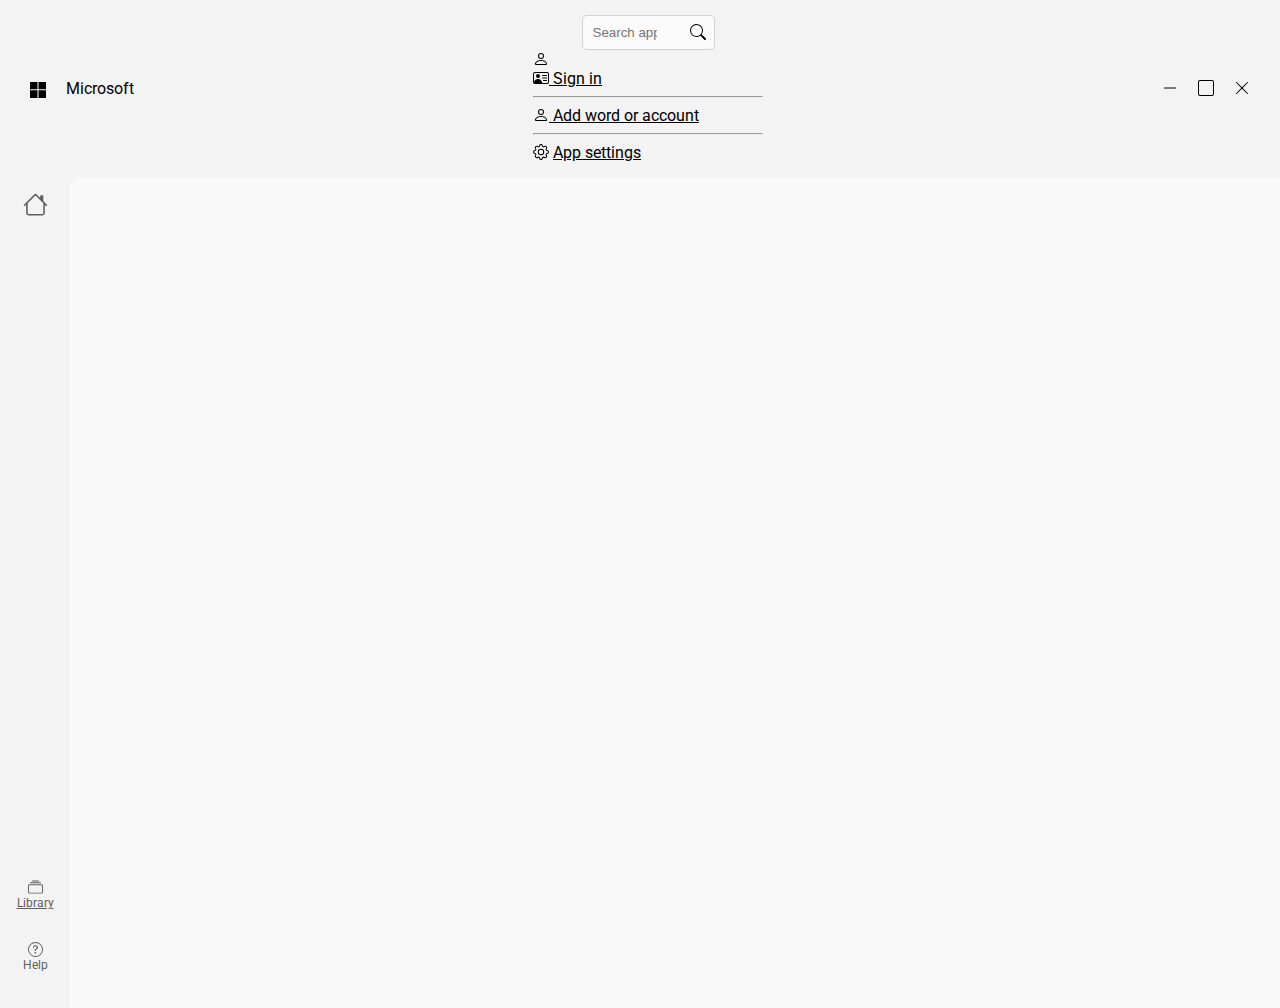
<file: all.html>
<!DOCTYPE html>
<html lang="en">
<head>
    <meta charset="UTF-8">
    <meta http-equiv="X-UA-Compatible" content="IE=edge">
    <meta name="viewport" content="width=device-width, initial-scale=1.0">
    <title>Store</title>

    <!-- >->->->->->->->->-> CSS link >->->->->->->->->-> -->
    <link rel="stylesheet" href="assets/css/all.css">
</head>
<body>
     <!-- >->->->->->->->->-> Header Top Start >->->->->->->->->-> -->
     <div class="header_top">
      <div class="store_logo">
          <svg xmlns="http://www.w3.org/2000/svg" width="16" height="16" fill="currentColor" class="bi bi-microsoft" viewBox="0 0 16 16">
          <path d="M7.462 0H0v7.19h7.462V0zM16 0H8.538v7.19H16V0zM7.462 8.211H0V16h7.462V8.211zm8.538 0H8.538V16H16V8.211z"/>
          </svg>
          <p>Microsoft</p> 
      </div>
        <div class="header_form">
            <form action="#" method="post" class="header_search">
                <input class="input_search" type="search" placeholder="Search apps, games, movies, and more">
                <svg xmlns="http://www.w3.org/2000/svg" width="16" height="16" fill="currentColor" class="bi bi-search" viewBox="0 0 16 16">
                    <path d="M11.742 10.344a6.5 6.5 0 1 0-1.397 1.398h-.001c.03.04.062.078.098.115l3.85 3.85a1 1 0 0 0 1.415-1.414l-3.85-3.85a1.007 1.007 0 0 0-.115-.1zM12 6.5a5.5 5.5 0 1 1-11 0 5.5 5.5 0 0 1 11 0z"/>
                    </svg>
            </form>
            <div class="header_user">
              <div class="header_user_icon" onclick="headerUserIcon()">
                <svg xmlns="http://www.w3.org/2000/svg" width="16" height="16" fill="currentColor" class="bi bi-person" viewBox="0 0 16 16">
                  <path d="M8 8a3 3 0 1 0 0-6 3 3 0 0 0 0 6Zm2-3a2 2 0 1 1-4 0 2 2 0 0 1 4 0Zm4 8c0 1-1 1-1 1H3s-1 0-1-1 1-4 6-4 6 3 6 4Zm-1-.004c-.001-.246-.154-.986-.832-1.664C11.516 10.68 10.289 10 8 10c-2.29 0-3.516.68-4.168 1.332-.678.678-.83 1.418-.832 1.664h10Z"/>
                  </svg>
              </div>
              <div class="header_user_active">
                <p>
                  <a href="setting.html">
                  <span>
                    <svg xmlns="http://www.w3.org/2000/svg" width="16" height="16" fill="currentColor" class="bi bi-person-vcard" viewBox="0 0 16 16">
                      <path d="M5 8a2 2 0 1 0 0-4 2 2 0 0 0 0 4Zm4-2.5a.5.5 0 0 1 .5-.5h4a.5.5 0 0 1 0 1h-4a.5.5 0 0 1-.5-.5ZM9 8a.5.5 0 0 1 .5-.5h4a.5.5 0 0 1 0 1h-4A.5.5 0 0 1 9 8Zm1 2.5a.5.5 0 0 1 .5-.5h3a.5.5 0 0 1 0 1h-3a.5.5 0 0 1-.5-.5Z"/>
                      <path d="M2 2a2 2 0 0 0-2 2v8a2 2 0 0 0 2 2h12a2 2 0 0 0 2-2V4a2 2 0 0 0-2-2H2ZM1 4a1 1 0 0 1 1-1h12a1 1 0 0 1 1 1v8a1 1 0 0 1-1 1H8.96c.026-.163.04-.33.04-.5C9 10.567 7.21 9 5 9c-2.086 0-3.8 1.398-3.984 3.181A1.006 1.006 0 0 1 1 12V4Z"/>
                    </svg>
                  </span></a>
                  <a href="setting.html">
                  Sign in</a>
                </p>
                <hr>
                <p>
                  <a href="single_app.html">
                  <span>
                    <svg xmlns="http://www.w3.org/2000/svg" width="16" height="16" fill="currentColor" class="bi bi-person" viewBox="0 0 16 16">
                      <path d="M8 8a3 3 0 1 0 0-6 3 3 0 0 0 0 6Zm2-3a2 2 0 1 1-4 0 2 2 0 0 1 4 0Zm4 8c0 1-1 1-1 1H3s-1 0-1-1 1-4 6-4 6 3 6 4Zm-1-.004c-.001-.246-.154-.986-.832-1.664C11.516 10.68 10.289 10 8 10c-2.29 0-3.516.68-4.168 1.332-.678.678-.83 1.418-.832 1.664h10Z"/>
                    </svg>
                  </span></a>
                  <a href="single_app.html">
                  Add word or account</a>
                </p>
                <hr>
                <p>
                  <span>
                    <a href="setting.html">
                    <svg xmlns="http://www.w3.org/2000/svg" width="16" height="16" fill="currentColor" class="bi bi-gear" viewBox="0 0 16 16">
                      <path d="M8 4.754a3.246 3.246 0 1 0 0 6.492 3.246 3.246 0 0 0 0-6.492zM5.754 8a2.246 2.246 0 1 1 4.492 0 2.246 2.246 0 0 1-4.492 0z"/>
                      <path d="M9.796 1.343c-.527-1.79-3.065-1.79-3.592 0l-.094.319a.873.873 0 0 1-1.255.52l-.292-.16c-1.64-.892-3.433.902-2.54 2.541l.159.292a.873.873 0 0 1-.52 1.255l-.319.094c-1.79.527-1.79 3.065 0 3.592l.319.094a.873.873 0 0 1 .52 1.255l-.16.292c-.892 1.64.901 3.434 2.541 2.54l.292-.159a.873.873 0 0 1 1.255.52l.094.319c.527 1.79 3.065 1.79 3.592 0l.094-.319a.873.873 0 0 1 1.255-.52l.292.16c1.64.893 3.434-.902 2.54-2.541l-.159-.292a.873.873 0 0 1 .52-1.255l.319-.094c1.79-.527 1.79-3.065 0-3.592l-.319-.094a.873.873 0 0 1-.52-1.255l.16-.292c.893-1.64-.902-3.433-2.541-2.54l-.292.159a.873.873 0 0 1-1.255-.52l-.094-.319zm-2.633.283c.246-.835 1.428-.835 1.674 0l.094.319a1.873 1.873 0 0 0 2.693 1.115l.291-.16c.764-.415 1.6.42 1.184 1.185l-.159.292a1.873 1.873 0 0 0 1.116 2.692l.318.094c.835.246.835 1.428 0 1.674l-.319.094a1.873 1.873 0 0 0-1.115 2.693l.16.291c.415.764-.42 1.6-1.185 1.184l-.291-.159a1.873 1.873 0 0 0-2.693 1.116l-.094.318c-.246.835-1.428.835-1.674 0l-.094-.319a1.873 1.873 0 0 0-2.692-1.115l-.292.16c-.764.415-1.6-.42-1.184-1.185l.159-.291A1.873 1.873 0 0 0 1.945 8.93l-.319-.094c-.835-.246-.835-1.428 0-1.674l.319-.094A1.873 1.873 0 0 0 3.06 4.377l-.16-.292c-.415-.764.42-1.6 1.185-1.184l.292.159a1.873 1.873 0 0 0 2.692-1.115l.094-.319z"/>
                    </svg></a>
                  </span>
                  <a href="setting.html">
                  App settings</a>
                </p>
              </div>
            </div>
        </div>
      <ul class="icon">
          <li>
              <svg xmlns="http://www.w3.org/2000/svg" width="16" height="16" fill="currentColor" class="bi bi-dash-lg" viewBox="0 0 16 16">
                  <path fill-rule="evenodd" d="M2 8a.5.5 0 0 1 .5-.5h11a.5.5 0 0 1 0 1h-11A.5.5 0 0 1 2 8Z"/>
                </svg>
          </li>
          <li>
            <svg xmlns="http://www.w3.org/2000/svg" width="16" height="16" fill="currentColor" class="bi bi-square" viewBox="0 0 16 16">
              <path d="M14 1a1 1 0 0 1 1 1v12a1 1 0 0 1-1 1H2a1 1 0 0 1-1-1V2a1 1 0 0 1 1-1h12zM2 0a2 2 0 0 0-2 2v12a2 2 0 0 0 2 2h12a2 2 0 0 0 2-2V2a2 2 0 0 0-2-2H2z"/>
            </svg>
          </li>
          <li>
            <svg xmlns="http://www.w3.org/2000/svg" width="16" height="16" fill="currentColor" class="bi bi-x-lg" viewBox="0 0 16 16">
              <path d="M2.146 2.854a.5.5 0 1 1 .708-.708L8 7.293l5.146-5.147a.5.5 0 0 1 .708.708L8.707 8l5.147 5.146a.5.5 0 0 1-.708.708L8 8.707l-5.146 5.147a.5.5 0 0 1-.708-.708L7.293 8 2.146 2.854Z"/>
            </svg>
          </li>
      </ul>
  </div>
     <!-- <-<-<-<-<-<-<-<-<-< header top end <-<-<-<-<-<-<-<-<-< -->

     <!-- >->->->->->->->->-> Home Page Start >->->->->->->->->-> -->
    <div class="home_page">
        
      
     <!-- >->->->->->->->->-> Header Left Start >->->->->->->->->-> -->
      <div class="header_left">
          <ul class="icon">
              <li>
                <svg xmlns="http://www.w3.org/2000/svg" width="25" height="25" fill="currentColor" class="bi bi-house" viewBox="0 0 16 16">
                  <path d="M8.707 1.5a1 1 0 0 0-1.414 0L.646 8.146a.5.5 0 0 0 .708.708L2 8.207V13.5A1.5 1.5 0 0 0 3.5 15h9a1.5 1.5 0 0 0 1.5-1.5V8.207l.646.647a.5.5 0 0 0 .708-.708L13 5.793V2.5a.5.5 0 0 0-.5-.5h-1a.5.5 0 0 0-.5.5v1.293L8.707 1.5ZM13 7.207V13.5a.5.5 0 0 1-.5.5h-9a.5.5 0 0 1-.5-.5V7.207l5-5 5 5Z"/>
                </svg>
              </li>
          </ul>
          <ul class="icon">
              <li>
                <a href="library.html">
                  <svg xmlns="http://www.w3.org/2000/svg" width="15" height="15" fill="currentColor" class="bi bi-collection" viewBox="0 0 16 16">
                      <path d="M2.5 3.5a.5.5 0 0 1 0-1h11a.5.5 0 0 1 0 1h-11zm2-2a.5.5 0 0 1 0-1h7a.5.5 0 0 1 0 1h-7zM0 13a1.5 1.5 0 0 0 1.5 1.5h13A1.5 1.5 0 0 0 16 13V6a1.5 1.5 0 0 0-1.5-1.5h-13A1.5 1.5 0 0 0 0 6v7zm1.5.5A.5.5 0 0 1 1 13V6a.5.5 0 0 1 .5-.5h13a.5.5 0 0 1 .5.5v7a.5.5 0 0 1-.5.5h-13z"/>
                    </svg></a>
                    <a href="library.html">
                    <p>Library</p></a>
              </li>
              <li>
                <svg xmlns="http://www.w3.org/2000/svg" width="15" height="15" fill="currentColor" class="bi bi-question-circle" viewBox="0 0 16 16">
                  <path d="M8 15A7 7 0 1 1 8 1a7 7 0 0 1 0 14zm0 1A8 8 0 1 0 8 0a8 8 0 0 0 0 16z"/>
                  <path d="M5.255 5.786a.237.237 0 0 0 .241.247h.825c.138 0 .248-.113.266-.25.09-.656.54-1.134 1.342-1.134.686 0 1.314.343 1.314 1.168 0 .635-.374.927-.965 1.371-.673.489-1.206 1.06-1.168 1.987l.003.217a.25.25 0 0 0 .25.246h.811a.25.25 0 0 0 .25-.25v-.105c0-.718.273-.927 1.01-1.486.609-.463 1.244-.977 1.244-2.056 0-1.511-1.276-2.241-2.673-2.241-1.267 0-2.655.59-2.75 2.286zm1.557 5.763c0 .533.425.927 1.01.927.609 0 1.028-.394 1.028-.927 0-.552-.42-.94-1.029-.94-.584 0-1.009.388-1.009.94z"/>
                </svg>
                <p>Help</p>
              </li>
          </ul>
      </div>
     <!-- <-<-<-<-<-<-<-<-<-< home left end <-<-<-<-<-<-<-<-<-< -->

   <!-- >->->->->->->->->-> Wrapping Start >->->->->->->->->-> -->
    <div class="wrapping">
      <div class="home">
        
      </div>
    </div>
   <!-- <-<-<-<-<-<-<-<-<-< wrapping end <-<-<-<-<-<-<-<-<-< -->

  </div>
  <!-- <-<-<-<-<-<-<-<-<-< home page end <-<-<-<-<-<-<-<-<-< -->


    
</body>
</html>
</file>
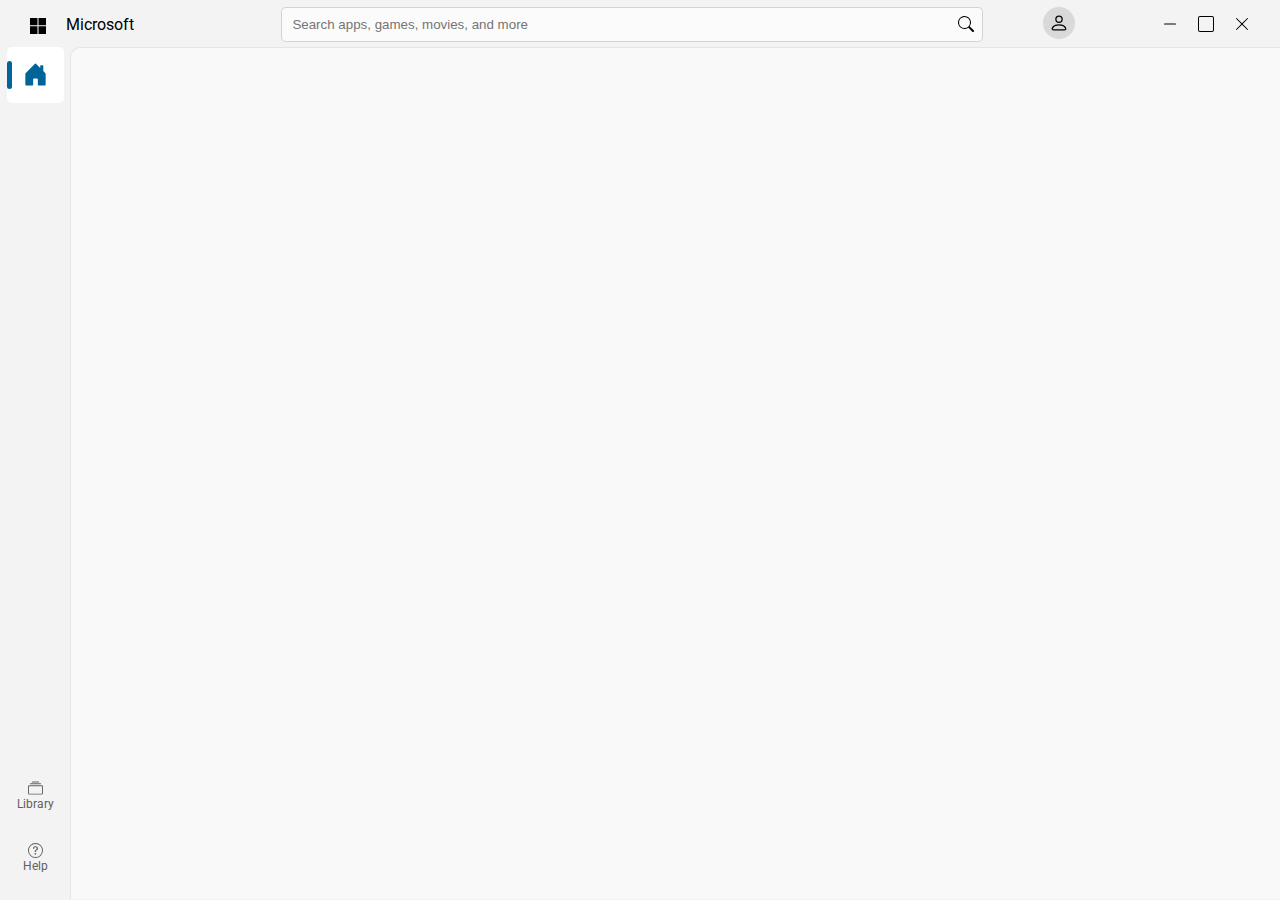
<file: header.html>
<!DOCTYPE html>
<html lang="en">
<head>
    <meta charset="UTF-8">
    <meta http-equiv="X-UA-Compatible" content="IE=edge">
    <meta name="viewport" content="width=device-width, initial-scale=1.0">
    <title>Store Header</title>

    <!-- >->->->->->->->->-> CSS link >->->->->->->->->-> -->
    <link rel="stylesheet" href="assets/css/header.css">
</head>
<body>
     <!-- >->->->->->->->->-> Header Top Start >->->->->->->->->-> -->
      <div class="header_top">
          <div class="store_logo">
              <svg xmlns="http://www.w3.org/2000/svg" width="16" height="16" fill="currentColor" class="bi bi-microsoft" viewBox="0 0 16 16">
              <path d="M7.462 0H0v7.19h7.462V0zM16 0H8.538v7.19H16V0zM7.462 8.211H0V16h7.462V8.211zm8.538 0H8.538V16H16V8.211z"/>
              </svg>
              <p>Microsoft</p> 
          </div>
            <div class="header_form">
                <form action="#" method="post" class="header_search">
                    <input class="input_search" type="search" placeholder="Search apps, games, movies, and more">
                    <svg xmlns="http://www.w3.org/2000/svg" width="16" height="16" fill="currentColor" class="bi bi-search" viewBox="0 0 16 16">
                        <path d="M11.742 10.344a6.5 6.5 0 1 0-1.397 1.398h-.001c.03.04.062.078.098.115l3.85 3.85a1 1 0 0 0 1.415-1.414l-3.85-3.85a1.007 1.007 0 0 0-.115-.1zM12 6.5a5.5 5.5 0 1 1-11 0 5.5 5.5 0 0 1 11 0z"/>
                        </svg>
                </form>
                <div class="header_user">
                  <div class="header_user_icon" onclick="headerUserIcon()">
                    <svg xmlns="http://www.w3.org/2000/svg" width="16" height="16" fill="currentColor" class="bi bi-person" viewBox="0 0 16 16">
                      <path d="M8 8a3 3 0 1 0 0-6 3 3 0 0 0 0 6Zm2-3a2 2 0 1 1-4 0 2 2 0 0 1 4 0Zm4 8c0 1-1 1-1 1H3s-1 0-1-1 1-4 6-4 6 3 6 4Zm-1-.004c-.001-.246-.154-.986-.832-1.664C11.516 10.68 10.289 10 8 10c-2.29 0-3.516.68-4.168 1.332-.678.678-.83 1.418-.832 1.664h10Z"/>
                      </svg>
                  </div>
                  <div class="header_user_active">
                    <p>
                      <span>
                        <svg xmlns="http://www.w3.org/2000/svg" width="16" height="16" fill="currentColor" class="bi bi-person-vcard" viewBox="0 0 16 16">
                          <path d="M5 8a2 2 0 1 0 0-4 2 2 0 0 0 0 4Zm4-2.5a.5.5 0 0 1 .5-.5h4a.5.5 0 0 1 0 1h-4a.5.5 0 0 1-.5-.5ZM9 8a.5.5 0 0 1 .5-.5h4a.5.5 0 0 1 0 1h-4A.5.5 0 0 1 9 8Zm1 2.5a.5.5 0 0 1 .5-.5h3a.5.5 0 0 1 0 1h-3a.5.5 0 0 1-.5-.5Z"/>
                          <path d="M2 2a2 2 0 0 0-2 2v8a2 2 0 0 0 2 2h12a2 2 0 0 0 2-2V4a2 2 0 0 0-2-2H2ZM1 4a1 1 0 0 1 1-1h12a1 1 0 0 1 1 1v8a1 1 0 0 1-1 1H8.96c.026-.163.04-.33.04-.5C9 10.567 7.21 9 5 9c-2.086 0-3.8 1.398-3.984 3.181A1.006 1.006 0 0 1 1 12V4Z"/>
                        </svg>
                      </span>
                      Sign in
                    </p>
                    <hr>
                    <p>
                      <span>
                        <svg xmlns="http://www.w3.org/2000/svg" width="16" height="16" fill="currentColor" class="bi bi-person" viewBox="0 0 16 16">
                          <path d="M8 8a3 3 0 1 0 0-6 3 3 0 0 0 0 6Zm2-3a2 2 0 1 1-4 0 2 2 0 0 1 4 0Zm4 8c0 1-1 1-1 1H3s-1 0-1-1 1-4 6-4 6 3 6 4Zm-1-.004c-.001-.246-.154-.986-.832-1.664C11.516 10.68 10.289 10 8 10c-2.29 0-3.516.68-4.168 1.332-.678.678-.83 1.418-.832 1.664h10Z"/>
                        </svg>
                      </span>
                      Add word or account
                    </p>
                    <hr>
                    <p>
                      <span>
                        <a href="setting.html">
                        <svg xmlns="http://www.w3.org/2000/svg" width="16" height="16" fill="currentColor" class="bi bi-gear" viewBox="0 0 16 16">
                          <path d="M8 4.754a3.246 3.246 0 1 0 0 6.492 3.246 3.246 0 0 0 0-6.492zM5.754 8a2.246 2.246 0 1 1 4.492 0 2.246 2.246 0 0 1-4.492 0z"/>
                          <path d="M9.796 1.343c-.527-1.79-3.065-1.79-3.592 0l-.094.319a.873.873 0 0 1-1.255.52l-.292-.16c-1.64-.892-3.433.902-2.54 2.541l.159.292a.873.873 0 0 1-.52 1.255l-.319.094c-1.79.527-1.79 3.065 0 3.592l.319.094a.873.873 0 0 1 .52 1.255l-.16.292c-.892 1.64.901 3.434 2.541 2.54l.292-.159a.873.873 0 0 1 1.255.52l.094.319c.527 1.79 3.065 1.79 3.592 0l.094-.319a.873.873 0 0 1 1.255-.52l.292.16c1.64.893 3.434-.902 2.54-2.541l-.159-.292a.873.873 0 0 1 .52-1.255l.319-.094c1.79-.527 1.79-3.065 0-3.592l-.319-.094a.873.873 0 0 1-.52-1.255l.16-.292c.893-1.64-.902-3.433-2.541-2.54l-.292.159a.873.873 0 0 1-1.255-.52l-.094-.319zm-2.633.283c.246-.835 1.428-.835 1.674 0l.094.319a1.873 1.873 0 0 0 2.693 1.115l.291-.16c.764-.415 1.6.42 1.184 1.185l-.159.292a1.873 1.873 0 0 0 1.116 2.692l.318.094c.835.246.835 1.428 0 1.674l-.319.094a1.873 1.873 0 0 0-1.115 2.693l.16.291c.415.764-.42 1.6-1.185 1.184l-.291-.159a1.873 1.873 0 0 0-2.693 1.116l-.094.318c-.246.835-1.428.835-1.674 0l-.094-.319a1.873 1.873 0 0 0-2.692-1.115l-.292.16c-.764.415-1.6-.42-1.184-1.185l.159-.291A1.873 1.873 0 0 0 1.945 8.93l-.319-.094c-.835-.246-.835-1.428 0-1.674l.319-.094A1.873 1.873 0 0 0 3.06 4.377l-.16-.292c-.415-.764.42-1.6 1.185-1.184l.292.159a1.873 1.873 0 0 0 2.692-1.115l.094-.319z"/>
                        </svg></a>
                      </span>
                      <a href="setting.html">
                      App settings</a>
                    </p>
                  </div>
                </div>
            </div>
          <ul class="icon">
              <li>
                  <svg xmlns="http://www.w3.org/2000/svg" width="16" height="16" fill="currentColor" class="bi bi-dash-lg" viewBox="0 0 16 16">
                      <path fill-rule="evenodd" d="M2 8a.5.5 0 0 1 .5-.5h11a.5.5 0 0 1 0 1h-11A.5.5 0 0 1 2 8Z"/>
                    </svg>
              </li>
              <li>
                <svg xmlns="http://www.w3.org/2000/svg" width="16" height="16" fill="currentColor" class="bi bi-square" viewBox="0 0 16 16">
                  <path d="M14 1a1 1 0 0 1 1 1v12a1 1 0 0 1-1 1H2a1 1 0 0 1-1-1V2a1 1 0 0 1 1-1h12zM2 0a2 2 0 0 0-2 2v12a2 2 0 0 0 2 2h12a2 2 0 0 0 2-2V2a2 2 0 0 0-2-2H2z"/>
                </svg>
              </li>
              <li>
                <svg xmlns="http://www.w3.org/2000/svg" width="16" height="16" fill="currentColor" class="bi bi-x-lg" viewBox="0 0 16 16">
                  <path d="M2.146 2.854a.5.5 0 1 1 .708-.708L8 7.293l5.146-5.147a.5.5 0 0 1 .708.708L8.707 8l5.147 5.146a.5.5 0 0 1-.708.708L8 8.707l-5.146 5.147a.5.5 0 0 1-.708-.708L7.293 8 2.146 2.854Z"/>
                </svg>
              </li>
          </ul>
      </div>
     <!-- <-<-<-<-<-<-<-<-<-< header top end <-<-<-<-<-<-<-<-<-< -->

     <!-- >->->->->->->->->-> Home Page Start >->->->->->->->->-> -->
    <div class="home_page">
        
      
     <!-- >->->->->->->->->-> Header Left Start >->->->->->->->->-> -->
      <div class="header_left">
          <ul class="icon">
              <li class="active">
                <svg xmlns="http://www.w3.org/2000/svg" width="25" height="25" fill="currentColor" class="bi bi-house-door-fill" viewBox="0 0 16 16">
                  <path d="M6.5 14.5v-3.505c0-.245.25-.495.5-.495h2c.25 0 .5.25.5.5v3.5a.5.5 0 0 0 .5.5h4a.5.5 0 0 0 .5-.5v-7a.5.5 0 0 0-.146-.354L13 5.793V2.5a.5.5 0 0 0-.5-.5h-1a.5.5 0 0 0-.5.5v1.293L8.354 1.146a.5.5 0 0 0-.708 0l-6 6A.5.5 0 0 0 1.5 7.5v7a.5.5 0 0 0 .5.5h4a.5.5 0 0 0 .5-.5Z"/>
                </svg>
              </li>
          </ul>
          <ul class="icon">
              <li>
                  <svg xmlns="http://www.w3.org/2000/svg" width="15" height="15" fill="currentColor" class="bi bi-collection" viewBox="0 0 16 16">
                      <path d="M2.5 3.5a.5.5 0 0 1 0-1h11a.5.5 0 0 1 0 1h-11zm2-2a.5.5 0 0 1 0-1h7a.5.5 0 0 1 0 1h-7zM0 13a1.5 1.5 0 0 0 1.5 1.5h13A1.5 1.5 0 0 0 16 13V6a1.5 1.5 0 0 0-1.5-1.5h-13A1.5 1.5 0 0 0 0 6v7zm1.5.5A.5.5 0 0 1 1 13V6a.5.5 0 0 1 .5-.5h13a.5.5 0 0 1 .5.5v7a.5.5 0 0 1-.5.5h-13z"/>
                  </svg>
                  <p>Library</p>
              </li>
              <li class="header_help" onclick="headerHelp()">
                <svg xmlns="http://www.w3.org/2000/svg" width="15" height="15" fill="currentColor" class="bi bi-question-circle" viewBox="0 0 16 16">
                  <path d="M8 15A7 7 0 1 1 8 1a7 7 0 0 1 0 14zm0 1A8 8 0 1 0 8 0a8 8 0 0 0 0 16z"/>
                  <path d="M5.255 5.786a.237.237 0 0 0 .241.247h.825c.138 0 .248-.113.266-.25.09-.656.54-1.134 1.342-1.134.686 0 1.314.343 1.314 1.168 0 .635-.374.927-.965 1.371-.673.489-1.206 1.06-1.168 1.987l.003.217a.25.25 0 0 0 .25.246h.811a.25.25 0 0 0 .25-.25v-.105c0-.718.273-.927 1.01-1.486.609-.463 1.244-.977 1.244-2.056 0-1.511-1.276-2.241-2.673-2.241-1.267 0-2.655.59-2.75 2.286zm1.557 5.763c0 .533.425.927 1.01.927.609 0 1.028-.394 1.028-.927 0-.552-.42-.94-1.029-.94-.584 0-1.009.388-1.009.94z"/>
                </svg>
                <p>Help</p>
                <div class="help_active">
                  <p>
                    <span>
                      <svg xmlns="http://www.w3.org/2000/svg" width="16" height="16" fill="currentColor" class="bi bi-question-lg" viewBox="0 0 16 16">
                        <path fill-rule="evenodd" d="M4.475 5.458c-.284 0-.514-.237-.47-.517C4.28 3.24 5.576 2 7.825 2c2.25 0 3.767 1.36 3.767 3.215 0 1.344-.665 2.288-1.79 2.973-1.1.659-1.414 1.118-1.414 2.01v.03a.5.5 0 0 1-.5.5h-.77a.5.5 0 0 1-.5-.495l-.003-.2c-.043-1.221.477-2.001 1.645-2.712 1.03-.632 1.397-1.135 1.397-2.028 0-.979-.758-1.698-1.926-1.698-1.009 0-1.71.529-1.938 1.402-.066.254-.278.461-.54.461h-.777ZM7.496 14c.622 0 1.095-.474 1.095-1.09 0-.618-.473-1.092-1.095-1.092-.606 0-1.087.474-1.087 1.091S6.89 14 7.496 14Z"/>
                      </svg>
                    </span>
                    Get Help
                  </p>
                  <p>
                    <span>
                      <svg xmlns="http://www.w3.org/2000/svg" width="16" height="16" fill="currentColor" class="bi bi-person-gear" viewBox="0 0 16 16">
                        <path d="M11 5a3 3 0 1 1-6 0 3 3 0 0 1 6 0ZM8 7a2 2 0 1 0 0-4 2 2 0 0 0 0 4Zm.256 7a4.474 4.474 0 0 1-.229-1.004H3c.001-.246.154-.986.832-1.664C4.484 10.68 5.711 10 8 10c.26 0 .507.009.74.025.226-.341.496-.65.804-.918C9.077 9.038 8.564 9 8 9c-5 0-6 3-6 4s1 1 1 1h5.256Zm3.63-4.54c.18-.613 1.048-.613 1.229 0l.043.148a.64.64 0 0 0 .921.382l.136-.074c.561-.306 1.175.308.87.869l-.075.136a.64.64 0 0 0 .382.92l.149.045c.612.18.612 1.048 0 1.229l-.15.043a.64.64 0 0 0-.38.921l.074.136c.305.561-.309 1.175-.87.87l-.136-.075a.64.64 0 0 0-.92.382l-.045.149c-.18.612-1.048.612-1.229 0l-.043-.15a.64.64 0 0 0-.921-.38l-.136.074c-.561.305-1.175-.309-.87-.87l.075-.136a.64.64 0 0 0-.382-.92l-.148-.045c-.613-.18-.613-1.048 0-1.229l.148-.043a.64.64 0 0 0 .382-.921l-.074-.136c-.306-.561.308-1.175.869-.87l.136.075a.64.64 0 0 0 .92-.382l.045-.148ZM14 12.5a1.5 1.5 0 1 0-3 0 1.5 1.5 0 0 0 3 0Z"/>
                      </svg>
                    </span>
                    Send Feedback
                  </p>
                  <p>
                    <span>
                      <svg xmlns="http://www.w3.org/2000/svg" width="16" height="16" fill="currentColor" class="bi bi-braces" viewBox="0 0 16 16">
                        <path d="M2.114 8.063V7.9c1.005-.102 1.497-.615 1.497-1.6V4.503c0-1.094.39-1.538 1.354-1.538h.273V2h-.376C3.25 2 2.49 2.759 2.49 4.352v1.524c0 1.094-.376 1.456-1.49 1.456v1.299c1.114 0 1.49.362 1.49 1.456v1.524c0 1.593.759 2.352 2.372 2.352h.376v-.964h-.273c-.964 0-1.354-.444-1.354-1.538V9.663c0-.984-.492-1.497-1.497-1.6zM13.886 7.9v.163c-1.005.103-1.497.616-1.497 1.6v1.798c0 1.094-.39 1.538-1.354 1.538h-.273v.964h.376c1.613 0 2.372-.759 2.372-2.352v-1.524c0-1.094.376-1.456 1.49-1.456V7.332c-1.114 0-1.49-.362-1.49-1.456V4.352C13.51 2.759 12.75 2 11.138 2h-.376v.964h.273c.964 0 1.354.444 1.354 1.538V6.3c0 .984.492 1.497 1.497 1.6z"/>
                      </svg>
                    </span>
                    Developers
                  </p>
                </div>
              </li>
          </ul>
      </div>
     <!-- <-<-<-<-<-<-<-<-<-< home left end <-<-<-<-<-<-<-<-<-< -->
        
     
     <!-- >->->->->->->->->-> Wrapping Start >->->->->->->->->-> -->
     <div class="wrapping">
      <div class="overlay" onclick="Overlay()"></div>
       
    </div>
     <!-- <-<-<-<-<-<-<-<-<-< wrapping end <-<-<-<-<-<-<-<-<-< -->

  </div>
  <!-- <-<-<-<-<-<-<-<-<-< home page end <-<-<-<-<-<-<-<-<-< -->


  <script src="assets/js/custom.js"></script>
</body>
</html>
</file>
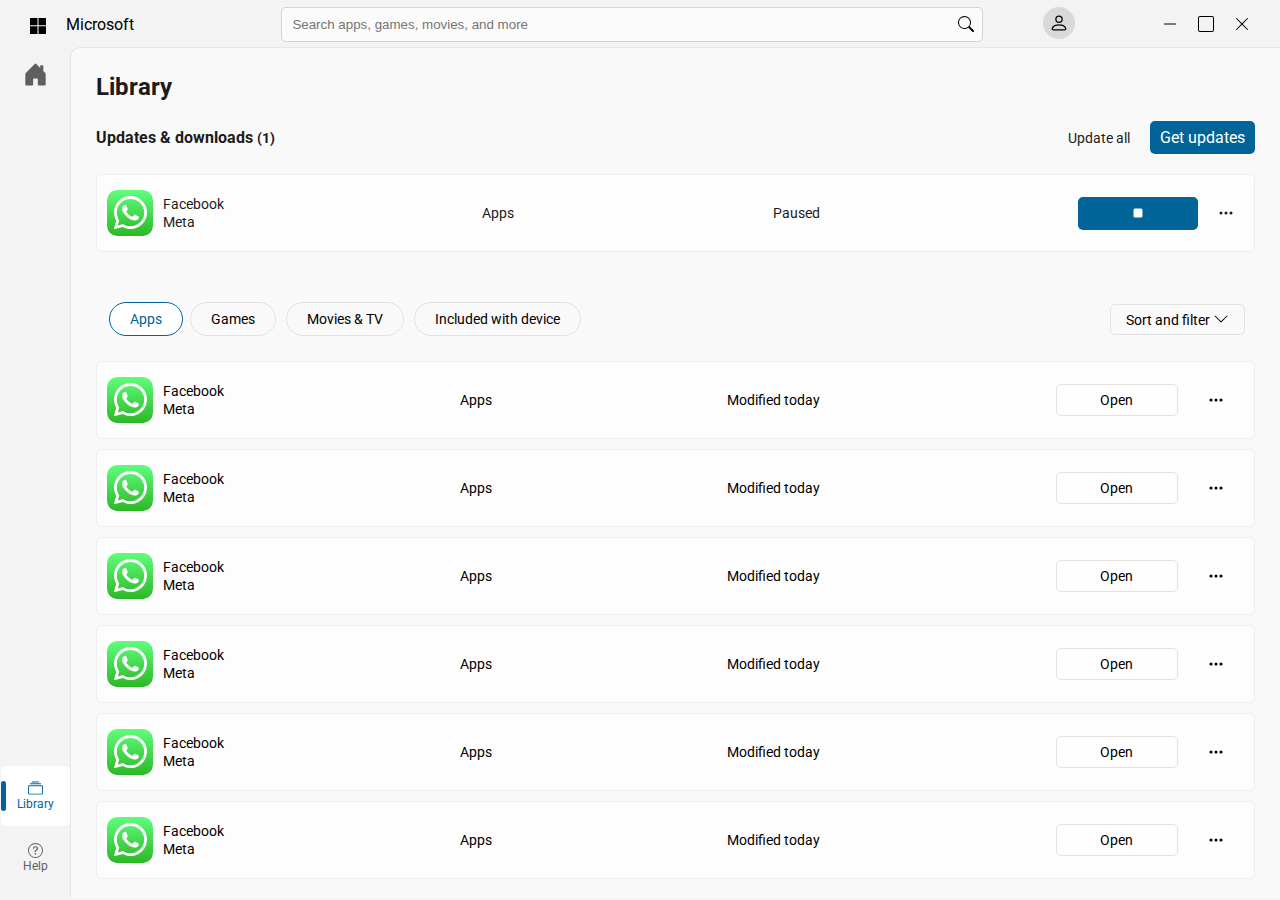
<file: library.html>
<!DOCTYPE html>
<html lang="en">
<head>
    <meta charset="UTF-8">
    <meta http-equiv="X-UA-Compatible" content="IE=edge">
    <meta name="viewport" content="width=device-width, initial-scale=1.0">
    <title>Store</title>

    <!-- >->->->->->->->->-> CSS link >->->->->->->->->-> -->
    <link rel="stylesheet" href="assets/css/header.css">
    <link rel="stylesheet" href="assets/css/library.css">
</head>
<body>
     <!-- >->->->->->->->->-> Header Top Start >->->->->->->->->-> -->
     <div class="header_top">
      <div class="store_logo">
          <svg xmlns="http://www.w3.org/2000/svg" width="16" height="16" fill="currentColor" class="bi bi-microsoft" viewBox="0 0 16 16">
          <path d="M7.462 0H0v7.19h7.462V0zM16 0H8.538v7.19H16V0zM7.462 8.211H0V16h7.462V8.211zm8.538 0H8.538V16H16V8.211z"/>
          </svg>
          <p>Microsoft</p> 
      </div>
        <div class="header_form">
            <form action="#" method="post" class="header_search">
                <input class="input_search" type="search" placeholder="Search apps, games, movies, and more">
                <svg xmlns="http://www.w3.org/2000/svg" width="16" height="16" fill="currentColor" class="bi bi-search" viewBox="0 0 16 16">
                    <path d="M11.742 10.344a6.5 6.5 0 1 0-1.397 1.398h-.001c.03.04.062.078.098.115l3.85 3.85a1 1 0 0 0 1.415-1.414l-3.85-3.85a1.007 1.007 0 0 0-.115-.1zM12 6.5a5.5 5.5 0 1 1-11 0 5.5 5.5 0 0 1 11 0z"/>
                    </svg>
            </form>
            <div class="header_user">
              <div class="header_user_icon" onclick="headerUserIcon()">
                <svg xmlns="http://www.w3.org/2000/svg" width="16" height="16" fill="currentColor" class="bi bi-person" viewBox="0 0 16 16">
                  <path d="M8 8a3 3 0 1 0 0-6 3 3 0 0 0 0 6Zm2-3a2 2 0 1 1-4 0 2 2 0 0 1 4 0Zm4 8c0 1-1 1-1 1H3s-1 0-1-1 1-4 6-4 6 3 6 4Zm-1-.004c-.001-.246-.154-.986-.832-1.664C11.516 10.68 10.289 10 8 10c-2.29 0-3.516.68-4.168 1.332-.678.678-.83 1.418-.832 1.664h10Z"/>
                  </svg>
              </div>
              <div class="header_user_active">
                <p>
                  <a href="setting.html">
                  <span>
                    <svg xmlns="http://www.w3.org/2000/svg" width="16" height="16" fill="currentColor" class="bi bi-person-vcard" viewBox="0 0 16 16">
                      <path d="M5 8a2 2 0 1 0 0-4 2 2 0 0 0 0 4Zm4-2.5a.5.5 0 0 1 .5-.5h4a.5.5 0 0 1 0 1h-4a.5.5 0 0 1-.5-.5ZM9 8a.5.5 0 0 1 .5-.5h4a.5.5 0 0 1 0 1h-4A.5.5 0 0 1 9 8Zm1 2.5a.5.5 0 0 1 .5-.5h3a.5.5 0 0 1 0 1h-3a.5.5 0 0 1-.5-.5Z"/>
                      <path d="M2 2a2 2 0 0 0-2 2v8a2 2 0 0 0 2 2h12a2 2 0 0 0 2-2V4a2 2 0 0 0-2-2H2ZM1 4a1 1 0 0 1 1-1h12a1 1 0 0 1 1 1v8a1 1 0 0 1-1 1H8.96c.026-.163.04-.33.04-.5C9 10.567 7.21 9 5 9c-2.086 0-3.8 1.398-3.984 3.181A1.006 1.006 0 0 1 1 12V4Z"/>
                    </svg>
                  </span></a>
                  <a href="setting.html">
                  Sign in</a>
                </p>
                <hr>
                <p>
                  <a href="single_app.html">
                  <span>
                    <svg xmlns="http://www.w3.org/2000/svg" width="16" height="16" fill="currentColor" class="bi bi-person" viewBox="0 0 16 16">
                      <path d="M8 8a3 3 0 1 0 0-6 3 3 0 0 0 0 6Zm2-3a2 2 0 1 1-4 0 2 2 0 0 1 4 0Zm4 8c0 1-1 1-1 1H3s-1 0-1-1 1-4 6-4 6 3 6 4Zm-1-.004c-.001-.246-.154-.986-.832-1.664C11.516 10.68 10.289 10 8 10c-2.29 0-3.516.68-4.168 1.332-.678.678-.83 1.418-.832 1.664h10Z"/>
                    </svg>
                  </span></a>
                  <a href="single_app.html">
                  Add word or account</a>
                </p>
                <hr>
                <p>
                  <span>
                    <a href="setting.html">
                    <svg xmlns="http://www.w3.org/2000/svg" width="16" height="16" fill="currentColor" class="bi bi-gear" viewBox="0 0 16 16">
                      <path d="M8 4.754a3.246 3.246 0 1 0 0 6.492 3.246 3.246 0 0 0 0-6.492zM5.754 8a2.246 2.246 0 1 1 4.492 0 2.246 2.246 0 0 1-4.492 0z"/>
                      <path d="M9.796 1.343c-.527-1.79-3.065-1.79-3.592 0l-.094.319a.873.873 0 0 1-1.255.52l-.292-.16c-1.64-.892-3.433.902-2.54 2.541l.159.292a.873.873 0 0 1-.52 1.255l-.319.094c-1.79.527-1.79 3.065 0 3.592l.319.094a.873.873 0 0 1 .52 1.255l-.16.292c-.892 1.64.901 3.434 2.541 2.54l.292-.159a.873.873 0 0 1 1.255.52l.094.319c.527 1.79 3.065 1.79 3.592 0l.094-.319a.873.873 0 0 1 1.255-.52l.292.16c1.64.893 3.434-.902 2.54-2.541l-.159-.292a.873.873 0 0 1 .52-1.255l.319-.094c1.79-.527 1.79-3.065 0-3.592l-.319-.094a.873.873 0 0 1-.52-1.255l.16-.292c.893-1.64-.902-3.433-2.541-2.54l-.292.159a.873.873 0 0 1-1.255-.52l-.094-.319zm-2.633.283c.246-.835 1.428-.835 1.674 0l.094.319a1.873 1.873 0 0 0 2.693 1.115l.291-.16c.764-.415 1.6.42 1.184 1.185l-.159.292a1.873 1.873 0 0 0 1.116 2.692l.318.094c.835.246.835 1.428 0 1.674l-.319.094a1.873 1.873 0 0 0-1.115 2.693l.16.291c.415.764-.42 1.6-1.185 1.184l-.291-.159a1.873 1.873 0 0 0-2.693 1.116l-.094.318c-.246.835-1.428.835-1.674 0l-.094-.319a1.873 1.873 0 0 0-2.692-1.115l-.292.16c-.764.415-1.6-.42-1.184-1.185l.159-.291A1.873 1.873 0 0 0 1.945 8.93l-.319-.094c-.835-.246-.835-1.428 0-1.674l.319-.094A1.873 1.873 0 0 0 3.06 4.377l-.16-.292c-.415-.764.42-1.6 1.185-1.184l.292.159a1.873 1.873 0 0 0 2.692-1.115l.094-.319z"/>
                    </svg></a>
                  </span>
                  <a href="setting.html">
                  App settings</a>
                </p>
              </div>
            </div>
        </div>
      <ul class="icon">
          <li>
              <svg xmlns="http://www.w3.org/2000/svg" width="16" height="16" fill="currentColor" class="bi bi-dash-lg" viewBox="0 0 16 16">
                  <path fill-rule="evenodd" d="M2 8a.5.5 0 0 1 .5-.5h11a.5.5 0 0 1 0 1h-11A.5.5 0 0 1 2 8Z"/>
                </svg>
          </li>
          <li>
            <svg xmlns="http://www.w3.org/2000/svg" width="16" height="16" fill="currentColor" class="bi bi-square" viewBox="0 0 16 16">
              <path d="M14 1a1 1 0 0 1 1 1v12a1 1 0 0 1-1 1H2a1 1 0 0 1-1-1V2a1 1 0 0 1 1-1h12zM2 0a2 2 0 0 0-2 2v12a2 2 0 0 0 2 2h12a2 2 0 0 0 2-2V2a2 2 0 0 0-2-2H2z"/>
            </svg>
          </li>
          <li>
            <svg xmlns="http://www.w3.org/2000/svg" width="16" height="16" fill="currentColor" class="bi bi-x-lg" viewBox="0 0 16 16">
              <path d="M2.146 2.854a.5.5 0 1 1 .708-.708L8 7.293l5.146-5.147a.5.5 0 0 1 .708.708L8.707 8l5.147 5.146a.5.5 0 0 1-.708.708L8 8.707l-5.146 5.147a.5.5 0 0 1-.708-.708L7.293 8 2.146 2.854Z"/>
            </svg>
          </li>
      </ul>
  </div>
     <!-- <-<-<-<-<-<-<-<-<-< header top end <-<-<-<-<-<-<-<-<-< -->

     <!-- >->->->->->->->->-> Home Page Start >->->->->->->->->-> -->
    <div class="home_page">
        
      
     <!-- >->->->->->->->->-> Header Left Start >->->->->->->->->-> -->
     <div class="header_left">
      <ul class="icon">
          <li>
            <a href="index.html">
            <svg xmlns="http://www.w3.org/2000/svg" width="25" height="25" fill="currentColor" class="bi bi-house-door-fill" viewBox="0 0 16 16">
              <path d="M6.5 14.5v-3.505c0-.245.25-.495.5-.495h2c.25 0 .5.25.5.5v3.5a.5.5 0 0 0 .5.5h4a.5.5 0 0 0 .5-.5v-7a.5.5 0 0 0-.146-.354L13 5.793V2.5a.5.5 0 0 0-.5-.5h-1a.5.5 0 0 0-.5.5v1.293L8.354 1.146a.5.5 0 0 0-.708 0l-6 6A.5.5 0 0 0 1.5 7.5v7a.5.5 0 0 0 .5.5h4a.5.5 0 0 0 .5-.5Z"/>
            </svg></a>
          </li>
      </ul>
      <ul class="icon">
          <li class="active">
            <a href="library.html">
              <svg xmlns="http://www.w3.org/2000/svg" width="15" height="15" fill="currentColor" class="bi bi-collection" viewBox="0 0 16 16">
                  <path d="M2.5 3.5a.5.5 0 0 1 0-1h11a.5.5 0 0 1 0 1h-11zm2-2a.5.5 0 0 1 0-1h7a.5.5 0 0 1 0 1h-7zM0 13a1.5 1.5 0 0 0 1.5 1.5h13A1.5 1.5 0 0 0 16 13V6a1.5 1.5 0 0 0-1.5-1.5h-13A1.5 1.5 0 0 0 0 6v7zm1.5.5A.5.5 0 0 1 1 13V6a.5.5 0 0 1 .5-.5h13a.5.5 0 0 1 .5.5v7a.5.5 0 0 1-.5.5h-13z"/>
                </svg></a>
                <a href="library.html">
                <p>Library</p></a>
          </li>
          <li class="header_help" onclick="headerHelp()">
            <svg xmlns="http://www.w3.org/2000/svg" width="15" height="15" fill="currentColor" class="bi bi-question-circle" viewBox="0 0 16 16">
              <path d="M8 15A7 7 0 1 1 8 1a7 7 0 0 1 0 14zm0 1A8 8 0 1 0 8 0a8 8 0 0 0 0 16z"/>
              <path d="M5.255 5.786a.237.237 0 0 0 .241.247h.825c.138 0 .248-.113.266-.25.09-.656.54-1.134 1.342-1.134.686 0 1.314.343 1.314 1.168 0 .635-.374.927-.965 1.371-.673.489-1.206 1.06-1.168 1.987l.003.217a.25.25 0 0 0 .25.246h.811a.25.25 0 0 0 .25-.25v-.105c0-.718.273-.927 1.01-1.486.609-.463 1.244-.977 1.244-2.056 0-1.511-1.276-2.241-2.673-2.241-1.267 0-2.655.59-2.75 2.286zm1.557 5.763c0 .533.425.927 1.01.927.609 0 1.028-.394 1.028-.927 0-.552-.42-.94-1.029-.94-.584 0-1.009.388-1.009.94z"/>
            </svg>
            <p>Help</p>
            <div class="help_active">
              <p>
                <span>
                  <svg xmlns="http://www.w3.org/2000/svg" width="16" height="16" fill="currentColor" class="bi bi-question-lg" viewBox="0 0 16 16">
                    <path fill-rule="evenodd" d="M4.475 5.458c-.284 0-.514-.237-.47-.517C4.28 3.24 5.576 2 7.825 2c2.25 0 3.767 1.36 3.767 3.215 0 1.344-.665 2.288-1.79 2.973-1.1.659-1.414 1.118-1.414 2.01v.03a.5.5 0 0 1-.5.5h-.77a.5.5 0 0 1-.5-.495l-.003-.2c-.043-1.221.477-2.001 1.645-2.712 1.03-.632 1.397-1.135 1.397-2.028 0-.979-.758-1.698-1.926-1.698-1.009 0-1.71.529-1.938 1.402-.066.254-.278.461-.54.461h-.777ZM7.496 14c.622 0 1.095-.474 1.095-1.09 0-.618-.473-1.092-1.095-1.092-.606 0-1.087.474-1.087 1.091S6.89 14 7.496 14Z"/>
                  </svg>
                </span>
                Get Help
              </p>
              <p>
                <span>
                  <svg xmlns="http://www.w3.org/2000/svg" width="16" height="16" fill="currentColor" class="bi bi-person-gear" viewBox="0 0 16 16">
                    <path d="M11 5a3 3 0 1 1-6 0 3 3 0 0 1 6 0ZM8 7a2 2 0 1 0 0-4 2 2 0 0 0 0 4Zm.256 7a4.474 4.474 0 0 1-.229-1.004H3c.001-.246.154-.986.832-1.664C4.484 10.68 5.711 10 8 10c.26 0 .507.009.74.025.226-.341.496-.65.804-.918C9.077 9.038 8.564 9 8 9c-5 0-6 3-6 4s1 1 1 1h5.256Zm3.63-4.54c.18-.613 1.048-.613 1.229 0l.043.148a.64.64 0 0 0 .921.382l.136-.074c.561-.306 1.175.308.87.869l-.075.136a.64.64 0 0 0 .382.92l.149.045c.612.18.612 1.048 0 1.229l-.15.043a.64.64 0 0 0-.38.921l.074.136c.305.561-.309 1.175-.87.87l-.136-.075a.64.64 0 0 0-.92.382l-.045.149c-.18.612-1.048.612-1.229 0l-.043-.15a.64.64 0 0 0-.921-.38l-.136.074c-.561.305-1.175-.309-.87-.87l.075-.136a.64.64 0 0 0-.382-.92l-.148-.045c-.613-.18-.613-1.048 0-1.229l.148-.043a.64.64 0 0 0 .382-.921l-.074-.136c-.306-.561.308-1.175.869-.87l.136.075a.64.64 0 0 0 .92-.382l.045-.148ZM14 12.5a1.5 1.5 0 1 0-3 0 1.5 1.5 0 0 0 3 0Z"/>
                  </svg>
                </span>
                Send Feedback
              </p>
              <p>
                <span>
                  <svg xmlns="http://www.w3.org/2000/svg" width="16" height="16" fill="currentColor" class="bi bi-braces" viewBox="0 0 16 16">
                    <path d="M2.114 8.063V7.9c1.005-.102 1.497-.615 1.497-1.6V4.503c0-1.094.39-1.538 1.354-1.538h.273V2h-.376C3.25 2 2.49 2.759 2.49 4.352v1.524c0 1.094-.376 1.456-1.49 1.456v1.299c1.114 0 1.49.362 1.49 1.456v1.524c0 1.593.759 2.352 2.372 2.352h.376v-.964h-.273c-.964 0-1.354-.444-1.354-1.538V9.663c0-.984-.492-1.497-1.497-1.6zM13.886 7.9v.163c-1.005.103-1.497.616-1.497 1.6v1.798c0 1.094-.39 1.538-1.354 1.538h-.273v.964h.376c1.613 0 2.372-.759 2.372-2.352v-1.524c0-1.094.376-1.456 1.49-1.456V7.332c-1.114 0-1.49-.362-1.49-1.456V4.352C13.51 2.759 12.75 2 11.138 2h-.376v.964h.273c.964 0 1.354.444 1.354 1.538V6.3c0 .984.492 1.497 1.497 1.6z"/>
                  </svg>
                </span>
                Developers
              </p>
            </div>
          </li>
      </ul>
  </div>
     <!-- <-<-<-<-<-<-<-<-<-< home left end <-<-<-<-<-<-<-<-<-< -->
        

   <!-- >->->->->->->->->-> Wrapping Start >->->->->->->->->-> -->
    <div class="wrapping">
        <div class="overlay" onclick="Overlay()"></div>
      <div class="library">
        <div class="library_header">
          <h2>Library</h2>
          <div class="library_text">
            <h4>Updates & downloads <span>(1)</span></h4>
            <div class="app_update">
              <p>Update all</p>
              <div class="update_btn">Get updates</div>
            </div>
          </div>

          <div class="library_items">

            <div class="library_item">
              <div class="app_name">
                <img src="assets/image/svg/whatsapp.svg" alt="">
                <div>
                  <p>Facebook</p>
                  <span>Meta</span>
                </div>
              </div>
              <p class="library_apps">Apps</p>
              <p class="library_paused">Paused</p>
              <div class="manage_update">
                <div class="update_btn manage_btn">
                  <svg xmlns="http://www.w3.org/2000/svg" width="16" height="16" fill="currentColor" class="bi bi-stop-fill" viewBox="0 0 16 16">
                    <path d="M5 3.5h6A1.5 1.5 0 0 1 12.5 5v6a1.5 1.5 0 0 1-1.5 1.5H5A1.5 1.5 0 0 1 3.5 11V5A1.5 1.5 0 0 1 5 3.5z"/>
                  </svg>
                </div>
                <div class="manage_menu" onclick="manageMenu()">
                  <svg xmlns="http://www.w3.org/2000/svg" width="16" height="16" fill="currentColor" class="bi bi-three-dots" viewBox="0 0 16 16">
                    <path d="M3 9.5a1.5 1.5 0 1 1 0-3 1.5 1.5 0 0 1 0 3zm5 0a1.5 1.5 0 1 1 0-3 1.5 1.5 0 0 1 0 3zm5 0a1.5 1.5 0 1 1 0-3 1.5 1.5 0 0 1 0 3z"/>
                  </svg>
                  <div class="software_manage_list">
                    <p>
                      <span>
                        <svg xmlns="http://www.w3.org/2000/svg" width="16" height="16" fill="currentColor" class="bi bi-x-lg" viewBox="0 0 16 16">
                          <path d="M2.146 2.854a.5.5 0 1 1 .708-.708L8 7.293l5.146-5.147a.5.5 0 0 1 .708.708L8.707 8l5.147 5.146a.5.5 0 0 1-.708.708L8 8.707l-5.146 5.147a.5.5 0 0 1-.708-.708L7.293 8 2.146 2.854Z"/>
                        </svg>
                      </span>
                      cancel download
                    </p>
                  </div>
                </div>
              </div>
            </div>
            <div class="mobile_library">
              <div class="update_btn manage_btn mobile_btn">
                <svg xmlns="http://www.w3.org/2000/svg" width="16" height="16" fill="currentColor" class="bi bi-stop-fill" viewBox="0 0 16 16">
                  <path d="M5 3.5h6A1.5 1.5 0 0 1 12.5 5v6a1.5 1.5 0 0 1-1.5 1.5H5A1.5 1.5 0 0 1 3.5 11V5A1.5 1.5 0 0 1 5 3.5z"/>
                </svg>
              </div>
              <p class="paused">Paused</p>
            </div>

          </div>

          <!-- library software -->
          <div class="library_software">
            <div class="software_menu">
              <p class="software_menu_head" onclick="softwareMenuHead()">
                Apps
                <span>
                  <svg xmlns="http://www.w3.org/2000/svg" width="16" height="16" fill="currentColor" class="bi bi-chevron-down" viewBox="0 0 16 16">
                  <path fill-rule="evenodd" d="M1.646 4.646a.5.5 0 0 1 .708 0L8 10.293l5.646-5.647a.5.5 0 0 1 .708.708l-6 6a.5.5 0 0 1-.708 0l-6-6a.5.5 0 0 1 0-.708z"/>
                  </svg>
                </span>
              </p>
              
              <ul class="software_list">
                <li class="active" onclick="softwareApp()">Apps</li>
                <li onclick="softwareGame()">Games</li>
                <li onclick="softwareTV()">Movies & TV</li>
                <li onclick="softwareIncl()">Included with device</li>
              </ul>
              <ul class="filter">
                <p class="filter_show" onclick="filterShow()">
                  Sort and filter
                  <span>
                    <svg xmlns="http://www.w3.org/2000/svg" width="16" height="16" fill="currentColor" class="bi bi-chevron-down" viewBox="0 0 16 16">
                     <path fill-rule="evenodd" d="M1.646 4.646a.5.5 0 0 1 .708 0L8 10.293l5.646-5.647a.5.5 0 0 1 .708.708l-6 6a.5.5 0 0 1-.708 0l-6-6a.5.5 0 0 1 0-.708z"/>
                    </svg>
                  </span>
                </p>
                <div class="filter_list">
                  <li>Short by data</li>
                  <li>Short by name</li>
                  <hr style="margin: 0; background-color: #ebebeb;">
                  <li>Show installed product only</li>
                </div>
              </ul>
            </div>
            
            <!-- software contents -->
            <div class="software_contents">

              <div class="library_items">
                <div class="library_item">
                  <div class="app_name">
                    <img src="assets/image/svg/whatsapp.svg" alt="">
                    <div>
                      <p>Facebook</p>
                      <span>Meta</span>
                    </div>
                  </div>
                  <p class="library_apps">Apps</p>
                  <p class="library_paused">Modified today</p>
                  <div class="manage_update">
                    <div class="update_btn manage_btn"> Open</div>
                    <div class="manage_menu">
                      <span class="manage_menu_svg">
                        <svg xmlns="http://www.w3.org/2000/svg" width="16" height="16" fill="currentColor" class="bi bi-three-dots" viewBox="0 0 16 16">
                          <path d="M3 9.5a1.5 1.5 0 1 1 0-3 1.5 1.5 0 0 1 0 3zm5 0a1.5 1.5 0 1 1 0-3 1.5 1.5 0 0 1 0 3zm5 0a1.5 1.5 0 1 1 0-3 1.5 1.5 0 0 1 0 3z"/>
                        </svg>
                      </span>
                      <div class="software_manage_list">
                        <p>
                          <svg xmlns="http://www.w3.org/2000/svg" width="16" height="16" fill="currentColor" class="bi bi-share" viewBox="0 0 16 16">
                            <path d="M13.5 1a1.5 1.5 0 1 0 0 3 1.5 1.5 0 0 0 0-3zM11 2.5a2.5 2.5 0 1 1 .603 1.628l-6.718 3.12a2.499 2.499 0 0 1 0 1.504l6.718 3.12a2.5 2.5 0 1 1-.488.876l-6.718-3.12a2.5 2.5 0 1 1 0-3.256l6.718-3.12A2.5 2.5 0 0 1 11 2.5zm-8.5 4a1.5 1.5 0 1 0 0 3 1.5 1.5 0 0 0 0-3zm11 5.5a1.5 1.5 0 1 0 0 3 1.5 1.5 0 0 0 0-3z"/>
                          </svg>
                          Share
                        </p>
                        <p>
                          <span>
                            <svg xmlns="http://www.w3.org/2000/svg" width="16" height="16" fill="currentColor" class="bi bi-pin-angle" viewBox="0 0 16 16">
                              <path d="M9.828.722a.5.5 0 0 1 .354.146l4.95 4.95a.5.5 0 0 1 0 .707c-.48.48-1.072.588-1.503.588-.177 0-.335-.018-.46-.039l-3.134 3.134a5.927 5.927 0 0 1 .16 1.013c.046.702-.032 1.687-.72 2.375a.5.5 0 0 1-.707 0l-2.829-2.828-3.182 3.182c-.195.195-1.219.902-1.414.707-.195-.195.512-1.22.707-1.414l3.182-3.182-2.828-2.829a.5.5 0 0 1 0-.707c.688-.688 1.673-.767 2.375-.72a5.922 5.922 0 0 1 1.013.16l3.134-3.133a2.772 2.772 0 0 1-.04-.461c0-.43.108-1.022.589-1.503a.5.5 0 0 1 .353-.146zm.122 2.112v-.002.002zm0-.002v.002a.5.5 0 0 1-.122.51L6.293 6.878a.5.5 0 0 1-.511.12H5.78l-.014-.004a4.507 4.507 0 0 0-.288-.076 4.922 4.922 0 0 0-.765-.116c-.422-.028-.836.008-1.175.15l5.51 5.509c.141-.34.177-.753.149-1.175a4.924 4.924 0 0 0-.192-1.054l-.004-.013v-.001a.5.5 0 0 1 .12-.512l3.536-3.535a.5.5 0 0 1 .532-.115l.096.022c.087.017.208.034.344.034.114 0 .23-.011.343-.04L9.927 2.028c-.029.113-.04.23-.04.343a1.779 1.779 0 0 0 .062.46z"/>
                            </svg>
                          </span>
                          Pin to taskbar
                        </p>
                      </div>
                    </div>
                  </div>
                </div>
                <div class="mobile_library">
                  <div class="update_btn manage_btn mobile_btn">Open</div>
                  <p class="paused">Modified today</p>
                </div>
              </div>
              
              <div class="library_items">
                <div class="library_item">
                  <div class="app_name">
                    <img src="assets/image/svg/whatsapp.svg" alt="">
                    <div>
                      <p>Facebook</p>
                      <span>Meta</span>
                    </div>
                  </div>
                  <p class="library_apps">Apps</p>
                  <p class="library_paused">Modified today</p>
                  <div class="manage_update">
                    <div class="update_btn manage_btn"> Open</div>
                    <div class="manage_menu">
                      <span class="manage_menu_svg">
                        <svg xmlns="http://www.w3.org/2000/svg" width="16" height="16" fill="currentColor" class="bi bi-three-dots" viewBox="0 0 16 16">
                          <path d="M3 9.5a1.5 1.5 0 1 1 0-3 1.5 1.5 0 0 1 0 3zm5 0a1.5 1.5 0 1 1 0-3 1.5 1.5 0 0 1 0 3zm5 0a1.5 1.5 0 1 1 0-3 1.5 1.5 0 0 1 0 3z"/>
                        </svg>
                      </span>
                      <div class="software_manage_list">
                        <p>
                          <svg xmlns="http://www.w3.org/2000/svg" width="16" height="16" fill="currentColor" class="bi bi-share" viewBox="0 0 16 16">
                            <path d="M13.5 1a1.5 1.5 0 1 0 0 3 1.5 1.5 0 0 0 0-3zM11 2.5a2.5 2.5 0 1 1 .603 1.628l-6.718 3.12a2.499 2.499 0 0 1 0 1.504l6.718 3.12a2.5 2.5 0 1 1-.488.876l-6.718-3.12a2.5 2.5 0 1 1 0-3.256l6.718-3.12A2.5 2.5 0 0 1 11 2.5zm-8.5 4a1.5 1.5 0 1 0 0 3 1.5 1.5 0 0 0 0-3zm11 5.5a1.5 1.5 0 1 0 0 3 1.5 1.5 0 0 0 0-3z"/>
                          </svg>
                          Share
                        </p>
                        <p>
                          <span>
                            <svg xmlns="http://www.w3.org/2000/svg" width="16" height="16" fill="currentColor" class="bi bi-pin-angle" viewBox="0 0 16 16">
                              <path d="M9.828.722a.5.5 0 0 1 .354.146l4.95 4.95a.5.5 0 0 1 0 .707c-.48.48-1.072.588-1.503.588-.177 0-.335-.018-.46-.039l-3.134 3.134a5.927 5.927 0 0 1 .16 1.013c.046.702-.032 1.687-.72 2.375a.5.5 0 0 1-.707 0l-2.829-2.828-3.182 3.182c-.195.195-1.219.902-1.414.707-.195-.195.512-1.22.707-1.414l3.182-3.182-2.828-2.829a.5.5 0 0 1 0-.707c.688-.688 1.673-.767 2.375-.72a5.922 5.922 0 0 1 1.013.16l3.134-3.133a2.772 2.772 0 0 1-.04-.461c0-.43.108-1.022.589-1.503a.5.5 0 0 1 .353-.146zm.122 2.112v-.002.002zm0-.002v.002a.5.5 0 0 1-.122.51L6.293 6.878a.5.5 0 0 1-.511.12H5.78l-.014-.004a4.507 4.507 0 0 0-.288-.076 4.922 4.922 0 0 0-.765-.116c-.422-.028-.836.008-1.175.15l5.51 5.509c.141-.34.177-.753.149-1.175a4.924 4.924 0 0 0-.192-1.054l-.004-.013v-.001a.5.5 0 0 1 .12-.512l3.536-3.535a.5.5 0 0 1 .532-.115l.096.022c.087.017.208.034.344.034.114 0 .23-.011.343-.04L9.927 2.028c-.029.113-.04.23-.04.343a1.779 1.779 0 0 0 .062.46z"/>
                            </svg>
                          </span>
                          Pin to taskbar
                        </p>
                      </div>
                    </div>
                  </div>
                </div>
                <div class="mobile_library">
                  <div class="update_btn manage_btn mobile_btn">Open</div>
                  <p class="paused">Modified today</p>
                </div>
              </div>
              
              <div class="library_items">
                <div class="library_item">
                  <div class="app_name">
                    <img src="assets/image/svg/whatsapp.svg" alt="">
                    <div>
                      <p>Facebook</p>
                      <span>Meta</span>
                    </div>
                  </div>
                  <p class="library_apps">Apps</p>
                  <p class="library_paused">Modified today</p>
                  <div class="manage_update">
                    <div class="update_btn manage_btn"> Open</div>
                    <div class="manage_menu">
                      <span class="manage_menu_svg">
                        <svg xmlns="http://www.w3.org/2000/svg" width="16" height="16" fill="currentColor" class="bi bi-three-dots" viewBox="0 0 16 16">
                          <path d="M3 9.5a1.5 1.5 0 1 1 0-3 1.5 1.5 0 0 1 0 3zm5 0a1.5 1.5 0 1 1 0-3 1.5 1.5 0 0 1 0 3zm5 0a1.5 1.5 0 1 1 0-3 1.5 1.5 0 0 1 0 3z"/>
                        </svg>
                      </span>
                      <div class="software_manage_list">
                        <p>
                          <svg xmlns="http://www.w3.org/2000/svg" width="16" height="16" fill="currentColor" class="bi bi-share" viewBox="0 0 16 16">
                            <path d="M13.5 1a1.5 1.5 0 1 0 0 3 1.5 1.5 0 0 0 0-3zM11 2.5a2.5 2.5 0 1 1 .603 1.628l-6.718 3.12a2.499 2.499 0 0 1 0 1.504l6.718 3.12a2.5 2.5 0 1 1-.488.876l-6.718-3.12a2.5 2.5 0 1 1 0-3.256l6.718-3.12A2.5 2.5 0 0 1 11 2.5zm-8.5 4a1.5 1.5 0 1 0 0 3 1.5 1.5 0 0 0 0-3zm11 5.5a1.5 1.5 0 1 0 0 3 1.5 1.5 0 0 0 0-3z"/>
                          </svg>
                          Share
                        </p>
                        <p>
                          <span>
                            <svg xmlns="http://www.w3.org/2000/svg" width="16" height="16" fill="currentColor" class="bi bi-pin-angle" viewBox="0 0 16 16">
                              <path d="M9.828.722a.5.5 0 0 1 .354.146l4.95 4.95a.5.5 0 0 1 0 .707c-.48.48-1.072.588-1.503.588-.177 0-.335-.018-.46-.039l-3.134 3.134a5.927 5.927 0 0 1 .16 1.013c.046.702-.032 1.687-.72 2.375a.5.5 0 0 1-.707 0l-2.829-2.828-3.182 3.182c-.195.195-1.219.902-1.414.707-.195-.195.512-1.22.707-1.414l3.182-3.182-2.828-2.829a.5.5 0 0 1 0-.707c.688-.688 1.673-.767 2.375-.72a5.922 5.922 0 0 1 1.013.16l3.134-3.133a2.772 2.772 0 0 1-.04-.461c0-.43.108-1.022.589-1.503a.5.5 0 0 1 .353-.146zm.122 2.112v-.002.002zm0-.002v.002a.5.5 0 0 1-.122.51L6.293 6.878a.5.5 0 0 1-.511.12H5.78l-.014-.004a4.507 4.507 0 0 0-.288-.076 4.922 4.922 0 0 0-.765-.116c-.422-.028-.836.008-1.175.15l5.51 5.509c.141-.34.177-.753.149-1.175a4.924 4.924 0 0 0-.192-1.054l-.004-.013v-.001a.5.5 0 0 1 .12-.512l3.536-3.535a.5.5 0 0 1 .532-.115l.096.022c.087.017.208.034.344.034.114 0 .23-.011.343-.04L9.927 2.028c-.029.113-.04.23-.04.343a1.779 1.779 0 0 0 .062.46z"/>
                            </svg>
                          </span>
                          Pin to taskbar
                        </p>
                      </div>
                    </div>
                  </div>
                </div>
                <div class="mobile_library">
                  <div class="update_btn manage_btn mobile_btn">Open</div>
                  <p class="paused">Modified today</p>
                </div>
              </div>
              
              <div class="library_items">
                <div class="library_item">
                  <div class="app_name">
                    <img src="assets/image/svg/whatsapp.svg" alt="">
                    <div>
                      <p>Facebook</p>
                      <span>Meta</span>
                    </div>
                  </div>
                  <p class="library_apps">Apps</p>
                  <p class="library_paused">Modified today</p>
                  <div class="manage_update">
                    <div class="update_btn manage_btn"> Open</div>
                    <div class="manage_menu">
                      <span class="manage_menu_svg">
                        <svg xmlns="http://www.w3.org/2000/svg" width="16" height="16" fill="currentColor" class="bi bi-three-dots" viewBox="0 0 16 16">
                          <path d="M3 9.5a1.5 1.5 0 1 1 0-3 1.5 1.5 0 0 1 0 3zm5 0a1.5 1.5 0 1 1 0-3 1.5 1.5 0 0 1 0 3zm5 0a1.5 1.5 0 1 1 0-3 1.5 1.5 0 0 1 0 3z"/>
                        </svg>
                      </span>
                      <div class="software_manage_list">
                        <p>
                          <svg xmlns="http://www.w3.org/2000/svg" width="16" height="16" fill="currentColor" class="bi bi-share" viewBox="0 0 16 16">
                            <path d="M13.5 1a1.5 1.5 0 1 0 0 3 1.5 1.5 0 0 0 0-3zM11 2.5a2.5 2.5 0 1 1 .603 1.628l-6.718 3.12a2.499 2.499 0 0 1 0 1.504l6.718 3.12a2.5 2.5 0 1 1-.488.876l-6.718-3.12a2.5 2.5 0 1 1 0-3.256l6.718-3.12A2.5 2.5 0 0 1 11 2.5zm-8.5 4a1.5 1.5 0 1 0 0 3 1.5 1.5 0 0 0 0-3zm11 5.5a1.5 1.5 0 1 0 0 3 1.5 1.5 0 0 0 0-3z"/>
                          </svg>
                          Share
                        </p>
                        <p>
                          <span>
                            <svg xmlns="http://www.w3.org/2000/svg" width="16" height="16" fill="currentColor" class="bi bi-pin-angle" viewBox="0 0 16 16">
                              <path d="M9.828.722a.5.5 0 0 1 .354.146l4.95 4.95a.5.5 0 0 1 0 .707c-.48.48-1.072.588-1.503.588-.177 0-.335-.018-.46-.039l-3.134 3.134a5.927 5.927 0 0 1 .16 1.013c.046.702-.032 1.687-.72 2.375a.5.5 0 0 1-.707 0l-2.829-2.828-3.182 3.182c-.195.195-1.219.902-1.414.707-.195-.195.512-1.22.707-1.414l3.182-3.182-2.828-2.829a.5.5 0 0 1 0-.707c.688-.688 1.673-.767 2.375-.72a5.922 5.922 0 0 1 1.013.16l3.134-3.133a2.772 2.772 0 0 1-.04-.461c0-.43.108-1.022.589-1.503a.5.5 0 0 1 .353-.146zm.122 2.112v-.002.002zm0-.002v.002a.5.5 0 0 1-.122.51L6.293 6.878a.5.5 0 0 1-.511.12H5.78l-.014-.004a4.507 4.507 0 0 0-.288-.076 4.922 4.922 0 0 0-.765-.116c-.422-.028-.836.008-1.175.15l5.51 5.509c.141-.34.177-.753.149-1.175a4.924 4.924 0 0 0-.192-1.054l-.004-.013v-.001a.5.5 0 0 1 .12-.512l3.536-3.535a.5.5 0 0 1 .532-.115l.096.022c.087.017.208.034.344.034.114 0 .23-.011.343-.04L9.927 2.028c-.029.113-.04.23-.04.343a1.779 1.779 0 0 0 .062.46z"/>
                            </svg>
                          </span>
                          Pin to taskbar
                        </p>
                      </div>
                    </div>
                  </div>
                </div>
                <div class="mobile_library">
                  <div class="update_btn manage_btn mobile_btn">Open</div>
                  <p class="paused">Modified today</p>
                </div>
              </div>
              
              <div class="library_items">
                <div class="library_item">
                  <div class="app_name">
                    <img src="assets/image/svg/whatsapp.svg" alt="">
                    <div>
                      <p>Facebook</p>
                      <span>Meta</span>
                    </div>
                  </div>
                  <p class="library_apps">Apps</p>
                  <p class="library_paused">Modified today</p>
                  <div class="manage_update">
                    <div class="update_btn manage_btn"> Open</div>
                    <div class="manage_menu">
                      <span class="manage_menu_svg">
                        <svg xmlns="http://www.w3.org/2000/svg" width="16" height="16" fill="currentColor" class="bi bi-three-dots" viewBox="0 0 16 16">
                          <path d="M3 9.5a1.5 1.5 0 1 1 0-3 1.5 1.5 0 0 1 0 3zm5 0a1.5 1.5 0 1 1 0-3 1.5 1.5 0 0 1 0 3zm5 0a1.5 1.5 0 1 1 0-3 1.5 1.5 0 0 1 0 3z"/>
                        </svg>
                      </span>
                      <div class="software_manage_list">
                        <p>
                          <svg xmlns="http://www.w3.org/2000/svg" width="16" height="16" fill="currentColor" class="bi bi-share" viewBox="0 0 16 16">
                            <path d="M13.5 1a1.5 1.5 0 1 0 0 3 1.5 1.5 0 0 0 0-3zM11 2.5a2.5 2.5 0 1 1 .603 1.628l-6.718 3.12a2.499 2.499 0 0 1 0 1.504l6.718 3.12a2.5 2.5 0 1 1-.488.876l-6.718-3.12a2.5 2.5 0 1 1 0-3.256l6.718-3.12A2.5 2.5 0 0 1 11 2.5zm-8.5 4a1.5 1.5 0 1 0 0 3 1.5 1.5 0 0 0 0-3zm11 5.5a1.5 1.5 0 1 0 0 3 1.5 1.5 0 0 0 0-3z"/>
                          </svg>
                          Share
                        </p>
                        <p>
                          <span>
                            <svg xmlns="http://www.w3.org/2000/svg" width="16" height="16" fill="currentColor" class="bi bi-pin-angle" viewBox="0 0 16 16">
                              <path d="M9.828.722a.5.5 0 0 1 .354.146l4.95 4.95a.5.5 0 0 1 0 .707c-.48.48-1.072.588-1.503.588-.177 0-.335-.018-.46-.039l-3.134 3.134a5.927 5.927 0 0 1 .16 1.013c.046.702-.032 1.687-.72 2.375a.5.5 0 0 1-.707 0l-2.829-2.828-3.182 3.182c-.195.195-1.219.902-1.414.707-.195-.195.512-1.22.707-1.414l3.182-3.182-2.828-2.829a.5.5 0 0 1 0-.707c.688-.688 1.673-.767 2.375-.72a5.922 5.922 0 0 1 1.013.16l3.134-3.133a2.772 2.772 0 0 1-.04-.461c0-.43.108-1.022.589-1.503a.5.5 0 0 1 .353-.146zm.122 2.112v-.002.002zm0-.002v.002a.5.5 0 0 1-.122.51L6.293 6.878a.5.5 0 0 1-.511.12H5.78l-.014-.004a4.507 4.507 0 0 0-.288-.076 4.922 4.922 0 0 0-.765-.116c-.422-.028-.836.008-1.175.15l5.51 5.509c.141-.34.177-.753.149-1.175a4.924 4.924 0 0 0-.192-1.054l-.004-.013v-.001a.5.5 0 0 1 .12-.512l3.536-3.535a.5.5 0 0 1 .532-.115l.096.022c.087.017.208.034.344.034.114 0 .23-.011.343-.04L9.927 2.028c-.029.113-.04.23-.04.343a1.779 1.779 0 0 0 .062.46z"/>
                            </svg>
                          </span>
                          Pin to taskbar
                        </p>
                      </div>
                    </div>
                  </div>
                </div>
                <div class="mobile_library">
                  <div class="update_btn manage_btn mobile_btn">Open</div>
                  <p class="paused">Modified today</p>
                </div>
              </div>
              
              <div class="library_items">
                <div class="library_item">
                  <div class="app_name">
                    <img src="assets/image/svg/whatsapp.svg" alt="">
                    <div>
                      <p>Facebook</p>
                      <span>Meta</span>
                    </div>
                  </div>
                  <p class="library_apps">Apps</p>
                  <p class="library_paused">Modified today</p>
                  <div class="manage_update">
                    <div class="update_btn manage_btn"> Open</div>
                    <div class="manage_menu">
                      <span class="manage_menu_svg">
                        <svg xmlns="http://www.w3.org/2000/svg" width="16" height="16" fill="currentColor" class="bi bi-three-dots" viewBox="0 0 16 16">
                          <path d="M3 9.5a1.5 1.5 0 1 1 0-3 1.5 1.5 0 0 1 0 3zm5 0a1.5 1.5 0 1 1 0-3 1.5 1.5 0 0 1 0 3zm5 0a1.5 1.5 0 1 1 0-3 1.5 1.5 0 0 1 0 3z"/>
                        </svg>
                      </span>
                      <div class="software_manage_list">
                        <p>
                          <svg xmlns="http://www.w3.org/2000/svg" width="16" height="16" fill="currentColor" class="bi bi-share" viewBox="0 0 16 16">
                            <path d="M13.5 1a1.5 1.5 0 1 0 0 3 1.5 1.5 0 0 0 0-3zM11 2.5a2.5 2.5 0 1 1 .603 1.628l-6.718 3.12a2.499 2.499 0 0 1 0 1.504l6.718 3.12a2.5 2.5 0 1 1-.488.876l-6.718-3.12a2.5 2.5 0 1 1 0-3.256l6.718-3.12A2.5 2.5 0 0 1 11 2.5zm-8.5 4a1.5 1.5 0 1 0 0 3 1.5 1.5 0 0 0 0-3zm11 5.5a1.5 1.5 0 1 0 0 3 1.5 1.5 0 0 0 0-3z"/>
                          </svg>
                          Share
                        </p>
                        <p>
                          <span>
                            <svg xmlns="http://www.w3.org/2000/svg" width="16" height="16" fill="currentColor" class="bi bi-pin-angle" viewBox="0 0 16 16">
                              <path d="M9.828.722a.5.5 0 0 1 .354.146l4.95 4.95a.5.5 0 0 1 0 .707c-.48.48-1.072.588-1.503.588-.177 0-.335-.018-.46-.039l-3.134 3.134a5.927 5.927 0 0 1 .16 1.013c.046.702-.032 1.687-.72 2.375a.5.5 0 0 1-.707 0l-2.829-2.828-3.182 3.182c-.195.195-1.219.902-1.414.707-.195-.195.512-1.22.707-1.414l3.182-3.182-2.828-2.829a.5.5 0 0 1 0-.707c.688-.688 1.673-.767 2.375-.72a5.922 5.922 0 0 1 1.013.16l3.134-3.133a2.772 2.772 0 0 1-.04-.461c0-.43.108-1.022.589-1.503a.5.5 0 0 1 .353-.146zm.122 2.112v-.002.002zm0-.002v.002a.5.5 0 0 1-.122.51L6.293 6.878a.5.5 0 0 1-.511.12H5.78l-.014-.004a4.507 4.507 0 0 0-.288-.076 4.922 4.922 0 0 0-.765-.116c-.422-.028-.836.008-1.175.15l5.51 5.509c.141-.34.177-.753.149-1.175a4.924 4.924 0 0 0-.192-1.054l-.004-.013v-.001a.5.5 0 0 1 .12-.512l3.536-3.535a.5.5 0 0 1 .532-.115l.096.022c.087.017.208.034.344.034.114 0 .23-.011.343-.04L9.927 2.028c-.029.113-.04.23-.04.343a1.779 1.779 0 0 0 .062.46z"/>
                            </svg>
                          </span>
                          Pin to taskbar
                        </p>
                      </div>
                    </div>
                  </div>
                </div>
                <div class="mobile_library">
                  <div class="update_btn manage_btn mobile_btn">Open</div>
                  <p class="paused">Modified today</p>
                </div>
              </div>
              
            </div>

            <!--Software Games -->
            <div class="software_games">
              <p>You don't games installed yet.</p>
            </div>

            <!--Software Games -->
            <div class="software_tv">
              <p>When you get something from the Microsoft Store, it'll show up here.</p>
            </div>

            <!--Software Games -->
            <div class="software_included">
              <p>Your device didn't with additional content.</p>
            </div>

          </div>
          
        </div>
      </div>
    </div>
   <!-- <-<-<-<-<-<-<-<-<-< wrapping end <-<-<-<-<-<-<-<-<-< -->

  </div>
  <!-- <-<-<-<-<-<-<-<-<-< home page end <-<-<-<-<-<-<-<-<-< -->
<script src="assets/js/custom.js"></script>
</body>
</html>
</file>
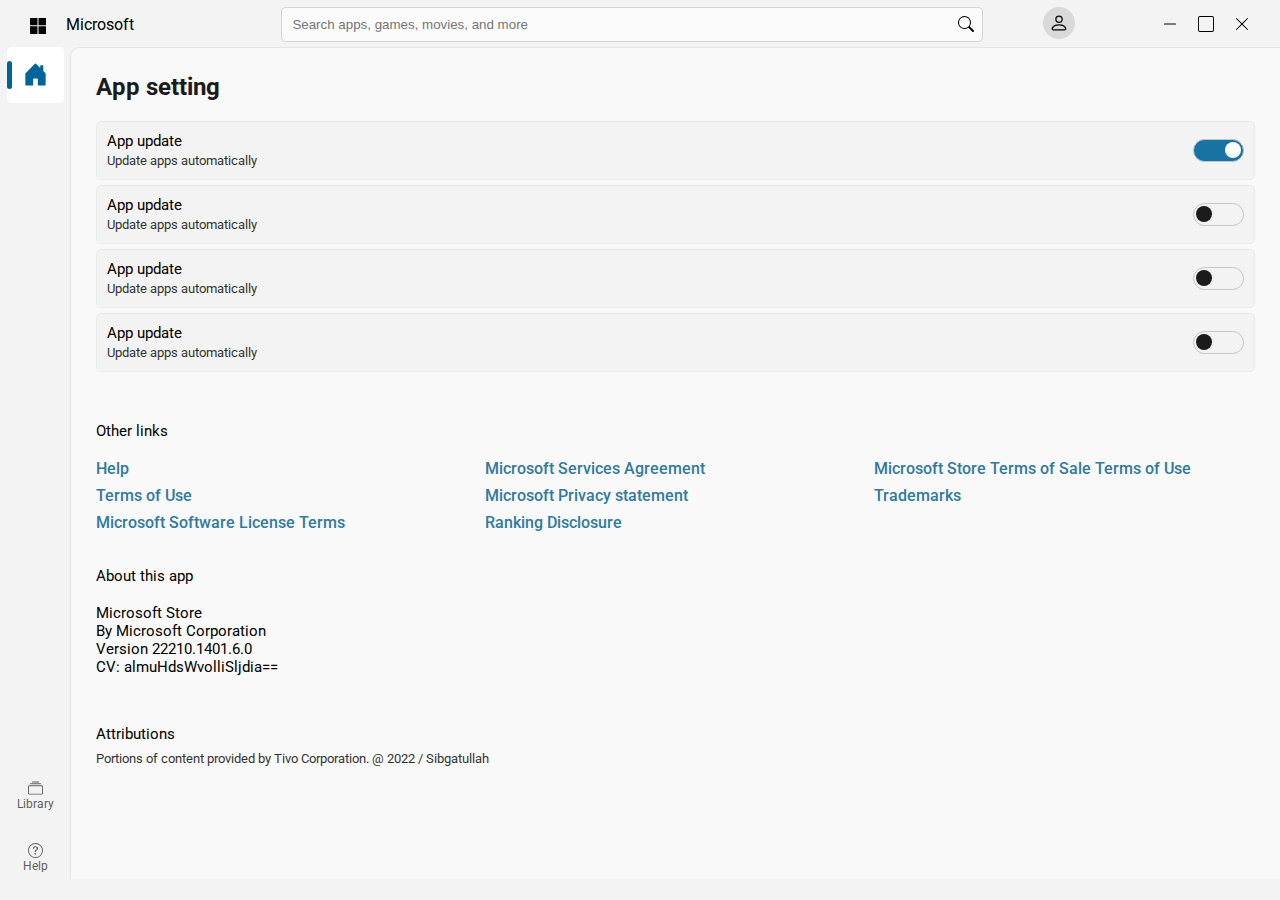
<file: setting.html>
<!DOCTYPE html>
<html lang="en">
<head>
    <meta charset="UTF-8">
    <meta http-equiv="X-UA-Compatible" content="IE=edge">
    <meta name="viewport" content="width=device-width, initial-scale=1.0">
    <title>Store Header</title>

    <!-- >->->->->->->->->-> CSS link >->->->->->->->->-> -->
    <link rel="stylesheet" href="assets/css/header.css">
    <link rel="stylesheet" href="assets/css/setting.css">
</head>
<body>
     <!-- >->->->->->->->->-> Header Top Start >->->->->->->->->-> -->
     <div class="header_top">
      <div class="store_logo">
          <svg xmlns="http://www.w3.org/2000/svg" width="16" height="16" fill="currentColor" class="bi bi-microsoft" viewBox="0 0 16 16">
          <path d="M7.462 0H0v7.19h7.462V0zM16 0H8.538v7.19H16V0zM7.462 8.211H0V16h7.462V8.211zm8.538 0H8.538V16H16V8.211z"/>
          </svg>
          <p>Microsoft</p> 
      </div>
        <div class="header_form">
            <form action="#" method="post" class="header_search">
                <input class="input_search" type="search" placeholder="Search apps, games, movies, and more">
                <svg xmlns="http://www.w3.org/2000/svg" width="16" height="16" fill="currentColor" class="bi bi-search" viewBox="0 0 16 16">
                    <path d="M11.742 10.344a6.5 6.5 0 1 0-1.397 1.398h-.001c.03.04.062.078.098.115l3.85 3.85a1 1 0 0 0 1.415-1.414l-3.85-3.85a1.007 1.007 0 0 0-.115-.1zM12 6.5a5.5 5.5 0 1 1-11 0 5.5 5.5 0 0 1 11 0z"/>
                    </svg>
            </form>
            <div class="header_user">
              <div class="header_user_icon" onclick="headerUserIcon()">
                <svg xmlns="http://www.w3.org/2000/svg" width="16" height="16" fill="currentColor" class="bi bi-person" viewBox="0 0 16 16">
                  <path d="M8 8a3 3 0 1 0 0-6 3 3 0 0 0 0 6Zm2-3a2 2 0 1 1-4 0 2 2 0 0 1 4 0Zm4 8c0 1-1 1-1 1H3s-1 0-1-1 1-4 6-4 6 3 6 4Zm-1-.004c-.001-.246-.154-.986-.832-1.664C11.516 10.68 10.289 10 8 10c-2.29 0-3.516.68-4.168 1.332-.678.678-.83 1.418-.832 1.664h10Z"/>
                  </svg>
              </div>
              <div class="header_user_active">
                <p>
                  <a href="setting.html">
                  <span>
                    <svg xmlns="http://www.w3.org/2000/svg" width="16" height="16" fill="currentColor" class="bi bi-person-vcard" viewBox="0 0 16 16">
                      <path d="M5 8a2 2 0 1 0 0-4 2 2 0 0 0 0 4Zm4-2.5a.5.5 0 0 1 .5-.5h4a.5.5 0 0 1 0 1h-4a.5.5 0 0 1-.5-.5ZM9 8a.5.5 0 0 1 .5-.5h4a.5.5 0 0 1 0 1h-4A.5.5 0 0 1 9 8Zm1 2.5a.5.5 0 0 1 .5-.5h3a.5.5 0 0 1 0 1h-3a.5.5 0 0 1-.5-.5Z"/>
                      <path d="M2 2a2 2 0 0 0-2 2v8a2 2 0 0 0 2 2h12a2 2 0 0 0 2-2V4a2 2 0 0 0-2-2H2ZM1 4a1 1 0 0 1 1-1h12a1 1 0 0 1 1 1v8a1 1 0 0 1-1 1H8.96c.026-.163.04-.33.04-.5C9 10.567 7.21 9 5 9c-2.086 0-3.8 1.398-3.984 3.181A1.006 1.006 0 0 1 1 12V4Z"/>
                    </svg>
                  </span></a>
                  <a href="setting.html">
                  Sign in</a>
                </p>
                <hr>
                <p>
                  <a href="single_app.html">
                  <span>
                    <svg xmlns="http://www.w3.org/2000/svg" width="16" height="16" fill="currentColor" class="bi bi-person" viewBox="0 0 16 16">
                      <path d="M8 8a3 3 0 1 0 0-6 3 3 0 0 0 0 6Zm2-3a2 2 0 1 1-4 0 2 2 0 0 1 4 0Zm4 8c0 1-1 1-1 1H3s-1 0-1-1 1-4 6-4 6 3 6 4Zm-1-.004c-.001-.246-.154-.986-.832-1.664C11.516 10.68 10.289 10 8 10c-2.29 0-3.516.68-4.168 1.332-.678.678-.83 1.418-.832 1.664h10Z"/>
                    </svg>
                  </span></a>
                  <a href="single_app.html">
                  Add word or account</a>
                </p>
                <hr>
                <p>
                  <span>
                    <a href="setting.html">
                    <svg xmlns="http://www.w3.org/2000/svg" width="16" height="16" fill="currentColor" class="bi bi-gear" viewBox="0 0 16 16">
                      <path d="M8 4.754a3.246 3.246 0 1 0 0 6.492 3.246 3.246 0 0 0 0-6.492zM5.754 8a2.246 2.246 0 1 1 4.492 0 2.246 2.246 0 0 1-4.492 0z"/>
                      <path d="M9.796 1.343c-.527-1.79-3.065-1.79-3.592 0l-.094.319a.873.873 0 0 1-1.255.52l-.292-.16c-1.64-.892-3.433.902-2.54 2.541l.159.292a.873.873 0 0 1-.52 1.255l-.319.094c-1.79.527-1.79 3.065 0 3.592l.319.094a.873.873 0 0 1 .52 1.255l-.16.292c-.892 1.64.901 3.434 2.541 2.54l.292-.159a.873.873 0 0 1 1.255.52l.094.319c.527 1.79 3.065 1.79 3.592 0l.094-.319a.873.873 0 0 1 1.255-.52l.292.16c1.64.893 3.434-.902 2.54-2.541l-.159-.292a.873.873 0 0 1 .52-1.255l.319-.094c1.79-.527 1.79-3.065 0-3.592l-.319-.094a.873.873 0 0 1-.52-1.255l.16-.292c.893-1.64-.902-3.433-2.541-2.54l-.292.159a.873.873 0 0 1-1.255-.52l-.094-.319zm-2.633.283c.246-.835 1.428-.835 1.674 0l.094.319a1.873 1.873 0 0 0 2.693 1.115l.291-.16c.764-.415 1.6.42 1.184 1.185l-.159.292a1.873 1.873 0 0 0 1.116 2.692l.318.094c.835.246.835 1.428 0 1.674l-.319.094a1.873 1.873 0 0 0-1.115 2.693l.16.291c.415.764-.42 1.6-1.185 1.184l-.291-.159a1.873 1.873 0 0 0-2.693 1.116l-.094.318c-.246.835-1.428.835-1.674 0l-.094-.319a1.873 1.873 0 0 0-2.692-1.115l-.292.16c-.764.415-1.6-.42-1.184-1.185l.159-.291A1.873 1.873 0 0 0 1.945 8.93l-.319-.094c-.835-.246-.835-1.428 0-1.674l.319-.094A1.873 1.873 0 0 0 3.06 4.377l-.16-.292c-.415-.764.42-1.6 1.185-1.184l.292.159a1.873 1.873 0 0 0 2.692-1.115l.094-.319z"/>
                    </svg></a>
                  </span>
                  <a href="setting.html">
                  App settings</a>
                </p>
              </div>
            </div>
        </div>
      <ul class="icon">
          <li>
              <svg xmlns="http://www.w3.org/2000/svg" width="16" height="16" fill="currentColor" class="bi bi-dash-lg" viewBox="0 0 16 16">
                  <path fill-rule="evenodd" d="M2 8a.5.5 0 0 1 .5-.5h11a.5.5 0 0 1 0 1h-11A.5.5 0 0 1 2 8Z"/>
                </svg>
          </li>
          <li>
            <svg xmlns="http://www.w3.org/2000/svg" width="16" height="16" fill="currentColor" class="bi bi-square" viewBox="0 0 16 16">
              <path d="M14 1a1 1 0 0 1 1 1v12a1 1 0 0 1-1 1H2a1 1 0 0 1-1-1V2a1 1 0 0 1 1-1h12zM2 0a2 2 0 0 0-2 2v12a2 2 0 0 0 2 2h12a2 2 0 0 0 2-2V2a2 2 0 0 0-2-2H2z"/>
            </svg>
          </li>
          <li>
            <svg xmlns="http://www.w3.org/2000/svg" width="16" height="16" fill="currentColor" class="bi bi-x-lg" viewBox="0 0 16 16">
              <path d="M2.146 2.854a.5.5 0 1 1 .708-.708L8 7.293l5.146-5.147a.5.5 0 0 1 .708.708L8.707 8l5.147 5.146a.5.5 0 0 1-.708.708L8 8.707l-5.146 5.147a.5.5 0 0 1-.708-.708L7.293 8 2.146 2.854Z"/>
            </svg>
          </li>
      </ul>
  </div>
     <!-- <-<-<-<-<-<-<-<-<-< header top end <-<-<-<-<-<-<-<-<-< -->

     <!-- >->->->->->->->->-> Home Page Start >->->->->->->->->-> -->
    <div class="home_page">
        
      
     <!-- >->->->->->->->->-> Header Left Start >->->->->->->->->-> -->
      <div class="header_left">
          <ul class="icon">
              <li class="active">
                <svg xmlns="http://www.w3.org/2000/svg" width="25" height="25" fill="currentColor" class="bi bi-house-door-fill" viewBox="0 0 16 16">
                  <path d="M6.5 14.5v-3.505c0-.245.25-.495.5-.495h2c.25 0 .5.25.5.5v3.5a.5.5 0 0 0 .5.5h4a.5.5 0 0 0 .5-.5v-7a.5.5 0 0 0-.146-.354L13 5.793V2.5a.5.5 0 0 0-.5-.5h-1a.5.5 0 0 0-.5.5v1.293L8.354 1.146a.5.5 0 0 0-.708 0l-6 6A.5.5 0 0 0 1.5 7.5v7a.5.5 0 0 0 .5.5h4a.5.5 0 0 0 .5-.5Z"/>
                </svg>
              </li>
          </ul>
          <ul class="icon">
              <li>
                <a href="library.html">
                  <svg xmlns="http://www.w3.org/2000/svg" width="15" height="15" fill="currentColor" class="bi bi-collection" viewBox="0 0 16 16">
                      <path d="M2.5 3.5a.5.5 0 0 1 0-1h11a.5.5 0 0 1 0 1h-11zm2-2a.5.5 0 0 1 0-1h7a.5.5 0 0 1 0 1h-7zM0 13a1.5 1.5 0 0 0 1.5 1.5h13A1.5 1.5 0 0 0 16 13V6a1.5 1.5 0 0 0-1.5-1.5h-13A1.5 1.5 0 0 0 0 6v7zm1.5.5A.5.5 0 0 1 1 13V6a.5.5 0 0 1 .5-.5h13a.5.5 0 0 1 .5.5v7a.5.5 0 0 1-.5.5h-13z"/>
                    </svg></a>
                    <a href="library.html">
                    <p>Library</p></a>
              </li>
              <li class="header_help" onclick="headerHelp()">
                <svg xmlns="http://www.w3.org/2000/svg" width="15" height="15" fill="currentColor" class="bi bi-question-circle" viewBox="0 0 16 16">
                  <path d="M8 15A7 7 0 1 1 8 1a7 7 0 0 1 0 14zm0 1A8 8 0 1 0 8 0a8 8 0 0 0 0 16z"/>
                  <path d="M5.255 5.786a.237.237 0 0 0 .241.247h.825c.138 0 .248-.113.266-.25.09-.656.54-1.134 1.342-1.134.686 0 1.314.343 1.314 1.168 0 .635-.374.927-.965 1.371-.673.489-1.206 1.06-1.168 1.987l.003.217a.25.25 0 0 0 .25.246h.811a.25.25 0 0 0 .25-.25v-.105c0-.718.273-.927 1.01-1.486.609-.463 1.244-.977 1.244-2.056 0-1.511-1.276-2.241-2.673-2.241-1.267 0-2.655.59-2.75 2.286zm1.557 5.763c0 .533.425.927 1.01.927.609 0 1.028-.394 1.028-.927 0-.552-.42-.94-1.029-.94-.584 0-1.009.388-1.009.94z"/>
                </svg>
                <p>Help</p>
                <div class="help_active">
                  <p>
                    <span>
                      <svg xmlns="http://www.w3.org/2000/svg" width="16" height="16" fill="currentColor" class="bi bi-question-lg" viewBox="0 0 16 16">
                        <path fill-rule="evenodd" d="M4.475 5.458c-.284 0-.514-.237-.47-.517C4.28 3.24 5.576 2 7.825 2c2.25 0 3.767 1.36 3.767 3.215 0 1.344-.665 2.288-1.79 2.973-1.1.659-1.414 1.118-1.414 2.01v.03a.5.5 0 0 1-.5.5h-.77a.5.5 0 0 1-.5-.495l-.003-.2c-.043-1.221.477-2.001 1.645-2.712 1.03-.632 1.397-1.135 1.397-2.028 0-.979-.758-1.698-1.926-1.698-1.009 0-1.71.529-1.938 1.402-.066.254-.278.461-.54.461h-.777ZM7.496 14c.622 0 1.095-.474 1.095-1.09 0-.618-.473-1.092-1.095-1.092-.606 0-1.087.474-1.087 1.091S6.89 14 7.496 14Z"/>
                      </svg>
                    </span>
                    Get Help
                  </p>
                  <p>
                    <span>
                      <svg xmlns="http://www.w3.org/2000/svg" width="16" height="16" fill="currentColor" class="bi bi-person-gear" viewBox="0 0 16 16">
                        <path d="M11 5a3 3 0 1 1-6 0 3 3 0 0 1 6 0ZM8 7a2 2 0 1 0 0-4 2 2 0 0 0 0 4Zm.256 7a4.474 4.474 0 0 1-.229-1.004H3c.001-.246.154-.986.832-1.664C4.484 10.68 5.711 10 8 10c.26 0 .507.009.74.025.226-.341.496-.65.804-.918C9.077 9.038 8.564 9 8 9c-5 0-6 3-6 4s1 1 1 1h5.256Zm3.63-4.54c.18-.613 1.048-.613 1.229 0l.043.148a.64.64 0 0 0 .921.382l.136-.074c.561-.306 1.175.308.87.869l-.075.136a.64.64 0 0 0 .382.92l.149.045c.612.18.612 1.048 0 1.229l-.15.043a.64.64 0 0 0-.38.921l.074.136c.305.561-.309 1.175-.87.87l-.136-.075a.64.64 0 0 0-.92.382l-.045.149c-.18.612-1.048.612-1.229 0l-.043-.15a.64.64 0 0 0-.921-.38l-.136.074c-.561.305-1.175-.309-.87-.87l.075-.136a.64.64 0 0 0-.382-.92l-.148-.045c-.613-.18-.613-1.048 0-1.229l.148-.043a.64.64 0 0 0 .382-.921l-.074-.136c-.306-.561.308-1.175.869-.87l.136.075a.64.64 0 0 0 .92-.382l.045-.148ZM14 12.5a1.5 1.5 0 1 0-3 0 1.5 1.5 0 0 0 3 0Z"/>
                      </svg>
                    </span>
                    Send Feedback
                  </p>
                  <p>
                    <span>
                      <svg xmlns="http://www.w3.org/2000/svg" width="16" height="16" fill="currentColor" class="bi bi-braces" viewBox="0 0 16 16">
                        <path d="M2.114 8.063V7.9c1.005-.102 1.497-.615 1.497-1.6V4.503c0-1.094.39-1.538 1.354-1.538h.273V2h-.376C3.25 2 2.49 2.759 2.49 4.352v1.524c0 1.094-.376 1.456-1.49 1.456v1.299c1.114 0 1.49.362 1.49 1.456v1.524c0 1.593.759 2.352 2.372 2.352h.376v-.964h-.273c-.964 0-1.354-.444-1.354-1.538V9.663c0-.984-.492-1.497-1.497-1.6zM13.886 7.9v.163c-1.005.103-1.497.616-1.497 1.6v1.798c0 1.094-.39 1.538-1.354 1.538h-.273v.964h.376c1.613 0 2.372-.759 2.372-2.352v-1.524c0-1.094.376-1.456 1.49-1.456V7.332c-1.114 0-1.49-.362-1.49-1.456V4.352C13.51 2.759 12.75 2 11.138 2h-.376v.964h.273c.964 0 1.354.444 1.354 1.538V6.3c0 .984.492 1.497 1.497 1.6z"/>
                      </svg>
                    </span>
                    Developers
                  </p>
                </div>
              </li>
          </ul>
      </div>
     <!-- <-<-<-<-<-<-<-<-<-< home left end <-<-<-<-<-<-<-<-<-< -->
        
        
   <!-- >->->->->->->->->-> Wrapping Start >->->->->->->->->-> -->
    <div class="wrapping">
      <div class="overlay" onclick="Overlay()"></div>
      <div class="setting">
        <h2>App setting</h2>
        <div class="setting_items">

          <div class="setting_item">
              <div>
                  <p>App update</p>
                  <span>Update apps automatically</span>
              </div>
              <div class="on_off_btn active">
                  <svg xmlns="http://www.w3.org/2000/svg" width="16" height="16" fill="currentColor" class="bi bi-circle-fill" viewBox="0 0 16 16">
                      <circle cx="8" cy="8" r="8"/>
                    </svg>
              </div>
          </div>
          <div class="setting_item">
              <div>
                  <p>App update</p>
                  <span>Update apps automatically</span>
              </div>
              <div class="on_off_btn">
                  <svg xmlns="http://www.w3.org/2000/svg" width="16" height="16" fill="currentColor" class="bi bi-circle-fill" viewBox="0 0 16 16">
                      <circle cx="8" cy="8" r="8"/>
                    </svg>
              </div>
          </div>
          <div class="setting_item">
              <div>
                  <p>App update</p>
                  <span>Update apps automatically</span>
              </div>
              <div class="on_off_btn">
                  <svg xmlns="http://www.w3.org/2000/svg" width="16" height="16" fill="currentColor" class="bi bi-circle-fill" viewBox="0 0 16 16">
                      <circle cx="8" cy="8" r="8"/>
                    </svg>
              </div>
          </div>
          <div class="setting_item">
              <div>
                  <p>App update</p>
                  <span>Update apps automatically</span>
              </div>
              <div class="on_off_btn">
                  <svg xmlns="http://www.w3.org/2000/svg" width="16" height="16" fill="currentColor" class="bi bi-circle-fill" viewBox="0 0 16 16">
                      <circle cx="8" cy="8" r="8"/>
                    </svg>
              </div>
          </div>

        </div>

        <div class="other">
            <p>Other links</p>
            <br>
            <div class="other_items">
                <div class="other_item">
                  <a href="#">Help</a>
                  <a href="#">Microsoft Services Agreement</a>
                  <a href="#">Microsoft Store Terms of Sale Terms of Use</a>
                  <a href="#">Terms of Use</a>
                  <a href="#">Microsoft Privacy statement</a>
                  <a href="#">Trademarks</a>
                  <a href="#">Microsoft Software License Terms</a>
                  <a href="#">Ranking Disclosure</a>
                </div>
            </div>

            <div class="other_text">
                <p>About this app</p>
                <br>
                <p>Microsoft Store</p>
                <p>By Microsoft Corporation</p>
                <p>Version 22210.1401.6.0</p>
                <p>CV: almuHdsWvolliSljdia==</p>
            </div>
            <br>
        </div>
        <footer>
            <p>Attributions</p>
            <span>Portions of content provided by Tivo Corporation. @ 2022 / Sibgatullah</span>
        </footer>
      </div>
    </div>
   <!-- <-<-<-<-<-<-<-<-<-< wrapping end <-<-<-<-<-<-<-<-<-< -->

  </div>
  <!-- <-<-<-<-<-<-<-<-<-< home page end <-<-<-<-<-<-<-<-<-< -->
    
<script src="assets/js/custom.js"></script>
</body>
</html>
</file>
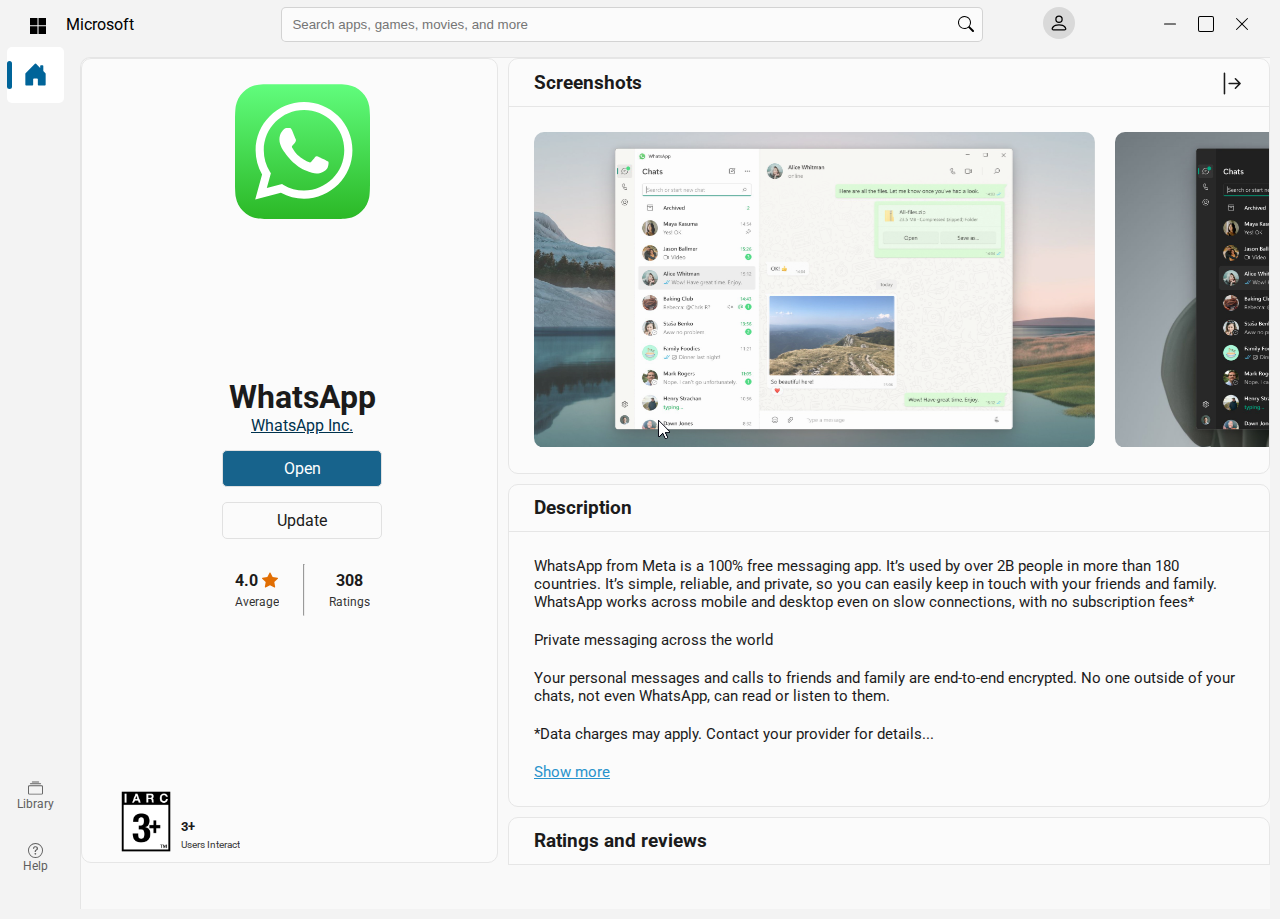
<file: single_app.html>
<!DOCTYPE html>
<html lang="en">
<head>
    <meta charset="UTF-8">
    <meta http-equiv="X-UA-Compatible" content="IE=edge">
    <meta name="viewport" content="width=device-width, initial-scale=1.0">
    <title>Store</title>

    <!-- >->->->->->->->->-> CSS link >->->->->->->->->-> -->
    <link rel="stylesheet" href="assets/css/header.css">
    <link rel="stylesheet" href="assets/css/single_app.css">
</head>
<body>
     <!-- >->->->->->->->->-> Header Top Start >->->->->->->->->-> -->
     <div class="header_top">
      <div class="store_logo">
          <svg xmlns="http://www.w3.org/2000/svg" width="16" height="16" fill="currentColor" class="bi bi-microsoft" viewBox="0 0 16 16">
          <path d="M7.462 0H0v7.19h7.462V0zM16 0H8.538v7.19H16V0zM7.462 8.211H0V16h7.462V8.211zm8.538 0H8.538V16H16V8.211z"/>
          </svg>
          <p>Microsoft</p> 
      </div>
        <div class="header_form">
            <form action="#" method="post" class="header_search">
                <input class="input_search" type="search" placeholder="Search apps, games, movies, and more">
                <svg xmlns="http://www.w3.org/2000/svg" width="16" height="16" fill="currentColor" class="bi bi-search" viewBox="0 0 16 16">
                    <path d="M11.742 10.344a6.5 6.5 0 1 0-1.397 1.398h-.001c.03.04.062.078.098.115l3.85 3.85a1 1 0 0 0 1.415-1.414l-3.85-3.85a1.007 1.007 0 0 0-.115-.1zM12 6.5a5.5 5.5 0 1 1-11 0 5.5 5.5 0 0 1 11 0z"/>
                    </svg>
            </form>
            <div class="header_user">
              <div class="header_user_icon" onclick="headerUserIcon()">
                <svg xmlns="http://www.w3.org/2000/svg" width="16" height="16" fill="currentColor" class="bi bi-person" viewBox="0 0 16 16">
                  <path d="M8 8a3 3 0 1 0 0-6 3 3 0 0 0 0 6Zm2-3a2 2 0 1 1-4 0 2 2 0 0 1 4 0Zm4 8c0 1-1 1-1 1H3s-1 0-1-1 1-4 6-4 6 3 6 4Zm-1-.004c-.001-.246-.154-.986-.832-1.664C11.516 10.68 10.289 10 8 10c-2.29 0-3.516.68-4.168 1.332-.678.678-.83 1.418-.832 1.664h10Z"/>
                  </svg>
              </div>
              <div class="header_user_active">
                <p>
                  <a href="setting.html">
                  <span>
                    <svg xmlns="http://www.w3.org/2000/svg" width="16" height="16" fill="currentColor" class="bi bi-person-vcard" viewBox="0 0 16 16">
                      <path d="M5 8a2 2 0 1 0 0-4 2 2 0 0 0 0 4Zm4-2.5a.5.5 0 0 1 .5-.5h4a.5.5 0 0 1 0 1h-4a.5.5 0 0 1-.5-.5ZM9 8a.5.5 0 0 1 .5-.5h4a.5.5 0 0 1 0 1h-4A.5.5 0 0 1 9 8Zm1 2.5a.5.5 0 0 1 .5-.5h3a.5.5 0 0 1 0 1h-3a.5.5 0 0 1-.5-.5Z"/>
                      <path d="M2 2a2 2 0 0 0-2 2v8a2 2 0 0 0 2 2h12a2 2 0 0 0 2-2V4a2 2 0 0 0-2-2H2ZM1 4a1 1 0 0 1 1-1h12a1 1 0 0 1 1 1v8a1 1 0 0 1-1 1H8.96c.026-.163.04-.33.04-.5C9 10.567 7.21 9 5 9c-2.086 0-3.8 1.398-3.984 3.181A1.006 1.006 0 0 1 1 12V4Z"/>
                    </svg>
                  </span></a>
                  <a href="setting.html">
                  Sign in</a>
                </p>
                <hr>
                <p>
                  <a href="single_app.html">
                  <span>
                    <svg xmlns="http://www.w3.org/2000/svg" width="16" height="16" fill="currentColor" class="bi bi-person" viewBox="0 0 16 16">
                      <path d="M8 8a3 3 0 1 0 0-6 3 3 0 0 0 0 6Zm2-3a2 2 0 1 1-4 0 2 2 0 0 1 4 0Zm4 8c0 1-1 1-1 1H3s-1 0-1-1 1-4 6-4 6 3 6 4Zm-1-.004c-.001-.246-.154-.986-.832-1.664C11.516 10.68 10.289 10 8 10c-2.29 0-3.516.68-4.168 1.332-.678.678-.83 1.418-.832 1.664h10Z"/>
                    </svg>
                  </span></a>
                  <a href="single_app.html">
                  Add word or account</a>
                </p>
                <hr>
                <p>
                  <span>
                    <a href="setting.html">
                    <svg xmlns="http://www.w3.org/2000/svg" width="16" height="16" fill="currentColor" class="bi bi-gear" viewBox="0 0 16 16">
                      <path d="M8 4.754a3.246 3.246 0 1 0 0 6.492 3.246 3.246 0 0 0 0-6.492zM5.754 8a2.246 2.246 0 1 1 4.492 0 2.246 2.246 0 0 1-4.492 0z"/>
                      <path d="M9.796 1.343c-.527-1.79-3.065-1.79-3.592 0l-.094.319a.873.873 0 0 1-1.255.52l-.292-.16c-1.64-.892-3.433.902-2.54 2.541l.159.292a.873.873 0 0 1-.52 1.255l-.319.094c-1.79.527-1.79 3.065 0 3.592l.319.094a.873.873 0 0 1 .52 1.255l-.16.292c-.892 1.64.901 3.434 2.541 2.54l.292-.159a.873.873 0 0 1 1.255.52l.094.319c.527 1.79 3.065 1.79 3.592 0l.094-.319a.873.873 0 0 1 1.255-.52l.292.16c1.64.893 3.434-.902 2.54-2.541l-.159-.292a.873.873 0 0 1 .52-1.255l.319-.094c1.79-.527 1.79-3.065 0-3.592l-.319-.094a.873.873 0 0 1-.52-1.255l.16-.292c.893-1.64-.902-3.433-2.541-2.54l-.292.159a.873.873 0 0 1-1.255-.52l-.094-.319zm-2.633.283c.246-.835 1.428-.835 1.674 0l.094.319a1.873 1.873 0 0 0 2.693 1.115l.291-.16c.764-.415 1.6.42 1.184 1.185l-.159.292a1.873 1.873 0 0 0 1.116 2.692l.318.094c.835.246.835 1.428 0 1.674l-.319.094a1.873 1.873 0 0 0-1.115 2.693l.16.291c.415.764-.42 1.6-1.185 1.184l-.291-.159a1.873 1.873 0 0 0-2.693 1.116l-.094.318c-.246.835-1.428.835-1.674 0l-.094-.319a1.873 1.873 0 0 0-2.692-1.115l-.292.16c-.764.415-1.6-.42-1.184-1.185l.159-.291A1.873 1.873 0 0 0 1.945 8.93l-.319-.094c-.835-.246-.835-1.428 0-1.674l.319-.094A1.873 1.873 0 0 0 3.06 4.377l-.16-.292c-.415-.764.42-1.6 1.185-1.184l.292.159a1.873 1.873 0 0 0 2.692-1.115l.094-.319z"/>
                    </svg></a>
                  </span>
                  <a href="setting.html">
                  App settings</a>
                </p>
              </div>
            </div>
        </div>
      <ul class="icon">
          <li>
              <svg xmlns="http://www.w3.org/2000/svg" width="16" height="16" fill="currentColor" class="bi bi-dash-lg" viewBox="0 0 16 16">
                  <path fill-rule="evenodd" d="M2 8a.5.5 0 0 1 .5-.5h11a.5.5 0 0 1 0 1h-11A.5.5 0 0 1 2 8Z"/>
                </svg>
          </li>
          <li>
            <svg xmlns="http://www.w3.org/2000/svg" width="16" height="16" fill="currentColor" class="bi bi-square" viewBox="0 0 16 16">
              <path d="M14 1a1 1 0 0 1 1 1v12a1 1 0 0 1-1 1H2a1 1 0 0 1-1-1V2a1 1 0 0 1 1-1h12zM2 0a2 2 0 0 0-2 2v12a2 2 0 0 0 2 2h12a2 2 0 0 0 2-2V2a2 2 0 0 0-2-2H2z"/>
            </svg>
          </li>
          <li>
            <svg xmlns="http://www.w3.org/2000/svg" width="16" height="16" fill="currentColor" class="bi bi-x-lg" viewBox="0 0 16 16">
              <path d="M2.146 2.854a.5.5 0 1 1 .708-.708L8 7.293l5.146-5.147a.5.5 0 0 1 .708.708L8.707 8l5.147 5.146a.5.5 0 0 1-.708.708L8 8.707l-5.146 5.147a.5.5 0 0 1-.708-.708L7.293 8 2.146 2.854Z"/>
            </svg>
          </li>
      </ul>
  </div>
     <!-- <-<-<-<-<-<-<-<-<-< header top end <-<-<-<-<-<-<-<-<-< -->

     <!-- >->->->->->->->->-> Home Page Start >->->->->->->->->-> -->
    <div class="home_page">
        
      
     <!-- >->->->->->->->->-> Header Left Start >->->->->->->->->-> -->
     <div class="header_left">
      <ul class="icon">
          <li class="active">
            <a href="index.html">
            <svg xmlns="http://www.w3.org/2000/svg" width="25" height="25" fill="currentColor" class="bi bi-house-door-fill" viewBox="0 0 16 16">
              <path d="M6.5 14.5v-3.505c0-.245.25-.495.5-.495h2c.25 0 .5.25.5.5v3.5a.5.5 0 0 0 .5.5h4a.5.5 0 0 0 .5-.5v-7a.5.5 0 0 0-.146-.354L13 5.793V2.5a.5.5 0 0 0-.5-.5h-1a.5.5 0 0 0-.5.5v1.293L8.354 1.146a.5.5 0 0 0-.708 0l-6 6A.5.5 0 0 0 1.5 7.5v7a.5.5 0 0 0 .5.5h4a.5.5 0 0 0 .5-.5Z"/>
            </svg></a>
          </li>
      </ul>
      <ul class="icon">
          <li>
            <a href="library.html">
              <svg xmlns="http://www.w3.org/2000/svg" width="15" height="15" fill="currentColor" class="bi bi-collection" viewBox="0 0 16 16">
                  <path d="M2.5 3.5a.5.5 0 0 1 0-1h11a.5.5 0 0 1 0 1h-11zm2-2a.5.5 0 0 1 0-1h7a.5.5 0 0 1 0 1h-7zM0 13a1.5 1.5 0 0 0 1.5 1.5h13A1.5 1.5 0 0 0 16 13V6a1.5 1.5 0 0 0-1.5-1.5h-13A1.5 1.5 0 0 0 0 6v7zm1.5.5A.5.5 0 0 1 1 13V6a.5.5 0 0 1 .5-.5h13a.5.5 0 0 1 .5.5v7a.5.5 0 0 1-.5.5h-13z"/>
                </svg></a>
                <a href="library.html">
                <p>Library</p></a>
          </li>
          <li class="header_help" onclick="headerHelp()">
            <svg xmlns="http://www.w3.org/2000/svg" width="15" height="15" fill="currentColor" class="bi bi-question-circle" viewBox="0 0 16 16">
              <path d="M8 15A7 7 0 1 1 8 1a7 7 0 0 1 0 14zm0 1A8 8 0 1 0 8 0a8 8 0 0 0 0 16z"/>
              <path d="M5.255 5.786a.237.237 0 0 0 .241.247h.825c.138 0 .248-.113.266-.25.09-.656.54-1.134 1.342-1.134.686 0 1.314.343 1.314 1.168 0 .635-.374.927-.965 1.371-.673.489-1.206 1.06-1.168 1.987l.003.217a.25.25 0 0 0 .25.246h.811a.25.25 0 0 0 .25-.25v-.105c0-.718.273-.927 1.01-1.486.609-.463 1.244-.977 1.244-2.056 0-1.511-1.276-2.241-2.673-2.241-1.267 0-2.655.59-2.75 2.286zm1.557 5.763c0 .533.425.927 1.01.927.609 0 1.028-.394 1.028-.927 0-.552-.42-.94-1.029-.94-.584 0-1.009.388-1.009.94z"/>
            </svg>
            <p>Help</p>
            <div class="help_active">
              <p>
                <span>
                  <svg xmlns="http://www.w3.org/2000/svg" width="16" height="16" fill="currentColor" class="bi bi-question-lg" viewBox="0 0 16 16">
                    <path fill-rule="evenodd" d="M4.475 5.458c-.284 0-.514-.237-.47-.517C4.28 3.24 5.576 2 7.825 2c2.25 0 3.767 1.36 3.767 3.215 0 1.344-.665 2.288-1.79 2.973-1.1.659-1.414 1.118-1.414 2.01v.03a.5.5 0 0 1-.5.5h-.77a.5.5 0 0 1-.5-.495l-.003-.2c-.043-1.221.477-2.001 1.645-2.712 1.03-.632 1.397-1.135 1.397-2.028 0-.979-.758-1.698-1.926-1.698-1.009 0-1.71.529-1.938 1.402-.066.254-.278.461-.54.461h-.777ZM7.496 14c.622 0 1.095-.474 1.095-1.09 0-.618-.473-1.092-1.095-1.092-.606 0-1.087.474-1.087 1.091S6.89 14 7.496 14Z"/>
                  </svg>
                </span>
                Get Help
              </p>
              <p>
                <span>
                  <svg xmlns="http://www.w3.org/2000/svg" width="16" height="16" fill="currentColor" class="bi bi-person-gear" viewBox="0 0 16 16">
                    <path d="M11 5a3 3 0 1 1-6 0 3 3 0 0 1 6 0ZM8 7a2 2 0 1 0 0-4 2 2 0 0 0 0 4Zm.256 7a4.474 4.474 0 0 1-.229-1.004H3c.001-.246.154-.986.832-1.664C4.484 10.68 5.711 10 8 10c.26 0 .507.009.74.025.226-.341.496-.65.804-.918C9.077 9.038 8.564 9 8 9c-5 0-6 3-6 4s1 1 1 1h5.256Zm3.63-4.54c.18-.613 1.048-.613 1.229 0l.043.148a.64.64 0 0 0 .921.382l.136-.074c.561-.306 1.175.308.87.869l-.075.136a.64.64 0 0 0 .382.92l.149.045c.612.18.612 1.048 0 1.229l-.15.043a.64.64 0 0 0-.38.921l.074.136c.305.561-.309 1.175-.87.87l-.136-.075a.64.64 0 0 0-.92.382l-.045.149c-.18.612-1.048.612-1.229 0l-.043-.15a.64.64 0 0 0-.921-.38l-.136.074c-.561.305-1.175-.309-.87-.87l.075-.136a.64.64 0 0 0-.382-.92l-.148-.045c-.613-.18-.613-1.048 0-1.229l.148-.043a.64.64 0 0 0 .382-.921l-.074-.136c-.306-.561.308-1.175.869-.87l.136.075a.64.64 0 0 0 .92-.382l.045-.148ZM14 12.5a1.5 1.5 0 1 0-3 0 1.5 1.5 0 0 0 3 0Z"/>
                  </svg>
                </span>
                Send Feedback
              </p>
              <p>
                <span>
                  <svg xmlns="http://www.w3.org/2000/svg" width="16" height="16" fill="currentColor" class="bi bi-braces" viewBox="0 0 16 16">
                    <path d="M2.114 8.063V7.9c1.005-.102 1.497-.615 1.497-1.6V4.503c0-1.094.39-1.538 1.354-1.538h.273V2h-.376C3.25 2 2.49 2.759 2.49 4.352v1.524c0 1.094-.376 1.456-1.49 1.456v1.299c1.114 0 1.49.362 1.49 1.456v1.524c0 1.593.759 2.352 2.372 2.352h.376v-.964h-.273c-.964 0-1.354-.444-1.354-1.538V9.663c0-.984-.492-1.497-1.497-1.6zM13.886 7.9v.163c-1.005.103-1.497.616-1.497 1.6v1.798c0 1.094-.39 1.538-1.354 1.538h-.273v.964h.376c1.613 0 2.372-.759 2.372-2.352v-1.524c0-1.094.376-1.456 1.49-1.456V7.332c-1.114 0-1.49-.362-1.49-1.456V4.352C13.51 2.759 12.75 2 11.138 2h-.376v.964h.273c.964 0 1.354.444 1.354 1.538V6.3c0 .984.492 1.497 1.497 1.6z"/>
                  </svg>
                </span>
                Developers
              </p>
            </div>
          </li>
      </ul>
  </div>
     <!-- <-<-<-<-<-<-<-<-<-< home left end <-<-<-<-<-<-<-<-<-< -->
        
   <!-- >->->->->->->->->-> Wrapping Start >->->->->->->->->-> -->
    <div class="wrapping">
      <div class="overlay" onclick="Overlay()"></div>
     <!-- >->->->->->->->->-> Single App Page Start >->->->->->->->->-> -->
      <div class="single_app_page">
        <div class="single_app ">
          <div class="app_img">
            <img src="assets/image/svg/whatsapp.svg" alt="">
          </div>
          <div class="app_data">
            <div class="app_dtl">

              <div class="app_name">
                <h1>WhatsApp</h1>
                <a href="#">WhatsApp Inc.</a>
              </div>
              
              <div class="app_install">
                <div class="app_btn open_btn">Open</div>
                <div class="app_btn update_btn">Update</div>
              </div>
            
              <div class="app_review">
                <div class="review_dtl average">
                  <h4>4.0 
                    <span>
                      <svg xmlns="http://www.w3.org/2000/svg" width="16" height="16" fill="currentColor" class="bi bi-star-fill" viewBox="0 0 16 16">
                      <path d="M3.612 15.443c-.386.198-.824-.149-.746-.592l.83-4.73L.173 6.765c-.329-.314-.158-.888.283-.95l4.898-.696L7.538.792c.197-.39.73-.39.927 0l2.184 4.327 4.898.696c.441.062.612.636.282.95l-3.522 3.356.83 4.73c.078.443-.36.79-.746.592L8 13.187l-4.389 2.256z"/>
                      </svg>
                  </span>
                  </h4>
                  <p>Average</p>
                </div>
                <hr>
                <div class="review_dtl">
                  <h4>308</h4>
                  <p>Ratings</p>
                </div>
                <hr class="review_mobile">
                <div class="review_mobile">
                  <div class="review_dtl ui_app">
                    <img src="assets/image/IARC_3+.svg.png" alt="">
                    <div>
                      <h5>3+</h5>
                      <p>Users Interact</p>
                    </div>
                </div>
                </div>

              </div>
            </div>
            <div class="review_text_mobile">
              <p>
                Dolor sit amet consectetur adipisicing elit. 
                Aspernatur beatae hic exercitationem distinctio eaque optio minus illo facere unde perferendis.
              </p>
                <div class="review_social_btn">Social</div>

                
            </div>
          </div>

          <div class="review_share_icon">
                <svg xmlns="http://www.w3.org/2000/svg" width="16" height="16" fill="currentColor" class="bi bi-share" viewBox="0 0 16 16">
                  <path d="M13.5 1a1.5 1.5 0 1 0 0 3 1.5 1.5 0 0 0 0-3zM11 2.5a2.5 2.5 0 1 1 .603 1.628l-6.718 3.12a2.499 2.499 0 0 1 0 1.504l6.718 3.12a2.5 2.5 0 1 1-.488.876l-6.718-3.12a2.5 2.5 0 1 1 0-3.256l6.718-3.12A2.5 2.5 0 0 1 11 2.5zm-8.5 4a1.5 1.5 0 1 0 0 3 1.5 1.5 0 0 0 0-3zm11 5.5a1.5 1.5 0 1 0 0 3 1.5 1.5 0 0 0 0-3z"/>
                </svg>
          </div>

          <div class="review_dtl ui_app review_home">
            <img src="assets/image/IARC_3+.svg.png" alt=""> 
            <div>
              <h5>3+</h5>
              <p>Users Interact</p>
            </div>
          </div>

        </div>
       <!-- <-<-<-<-<-<-<-<-<-< single end <-<-<-<-<-<-<-<-<-< -->
       
       <!-- >->->->->->->->->-> App All Data Start >->->->->->->->->-> -->
       <div class="app_all_data">
        
       <!-- >->->->->->->->->-> App Screenshot Start >->->->->->->->->-> -->
        <div class="app_screenshot app_body">
          <div class="app_header">
            <h3>Screenshots</h3>
            <svg xmlns="http://www.w3.org/2000/svg" width="25" height="25" fill="currentColor" class="bi bi-arrow-bar-right" viewBox="0 0 16 16">
              <path fill-rule="evenodd" d="M6 8a.5.5 0 0 0 .5.5h5.793l-2.147 2.146a.5.5 0 0 0 .708.708l3-3a.5.5 0 0 0 0-.708l-3-3a.5.5 0 0 0-.708.708L12.293 7.5H6.5A.5.5 0 0 0 6 8Zm-2.5 7a.5.5 0 0 1-.5-.5v-13a.5.5 0 0 1 1 0v13a.5.5 0 0 1-.5.5Z"/>
            </svg>
          </div>
          <div class="screenshot_img_data">
            <div class="screenshot_img home_cards">
              <img class="card" src="assets/image/Screenshot_1.png" alt="">
              <img class="card" src="assets/image/Screenshot_2.png" alt="">
            </div>

            <div class="home_NP" id="left">
              <svg xmlns="http://www.w3.org/2000/svg" width="16" height="16" fill="currentColor" class="bi bi-caret-left-fill" viewBox="0 0 16 16">
                <path d="m3.86 8.753 5.482 4.796c.646.566 1.658.106 1.658-.753V3.204a1 1 0 0 0-1.659-.753l-5.48 4.796a1 1 0 0 0 0 1.506z"/>
              </svg>
            </div>
            <div class="home_NP" id="right">
              <svg xmlns="http://www.w3.org/2000/svg" width="16" height="16" fill="currentColor" class="bi bi-caret-right-fill" viewBox="0 0 16 16">
                <path d="m12.14 8.753-5.482 4.796c-.646.566-1.658.106-1.658-.753V3.204a1 1 0 0 1 1.659-.753l5.48 4.796a1 1 0 0 1 0 1.506z"/>
              </svg>
            </div>

          </div>
        </div>
        <!-- <-<-<-<-<-<-<-<-<-< app screenshot end <-<-<-<-<-<-<-<-<-< -->

       <!-- >->->->->->->->->-> App Description Start >->->->->->->->->-> -->
        <div class="app_desc app_body">
          <div class="app_header">
            <h3>Description</h3>
          </div>
          <div class="desc_text">
            <p>
              WhatsApp from Meta is a 100% free messaging app. It’s used by over 2B people in more than 180 countries. It’s simple, reliable, and private, so you can easily keep in touch with your friends and family. WhatsApp works across mobile and desktop even on slow connections, with no subscription fees*
            </p>
            <p>
              Private messaging across the world
            </p>
            <p>
              Your personal messages and calls to friends and family are end-to-end encrypted. No one outside of your chats, not even WhatsApp, can read or listen to them.
            </p>
            <p>
              *Data charges may apply. Contact your provider for details...
            </p>
            <p><a href="#" class="see_show">Show more</a></p>
          </div>
        </div>
        <!-- <-<-<-<-<-<-<-<-<-< app description end <-<-<-<-<-<-<-<-<-< -->

       <!-- >->->->->->->->->-> App view Start >->->->->->->->->-> -->
        <div class="app_view app_body">
          <div class="app_header">
            <h3>Ratings and reviews</h3>
          </div>

          <div class="view_text">
            <div class="view_rating">
              <span>
                <h1>4.0</h1>
                <p>308 RATINGS</p>
              </span>
              <ul class="rating_range">
                <li>
                  <span>5</span>  
                  <svg xmlns="http://www.w3.org/2000/svg" width="16" height="16" fill="currentColor" class="bi bi-star-fill" viewBox="0 0 16 16">
                    <path d="M3.612 15.443c-.386.198-.824-.149-.746-.592l.83-4.73L.173 6.765c-.329-.314-.158-.888.283-.95l4.898-.696L7.538.792c.197-.39.73-.39.927 0l2.184 4.327 4.898.696c.441.062.612.636.282.95l-3.522 3.356.83 4.73c.078.443-.36.79-.746.592L8 13.187l-4.389 2.256z"/>
                  </svg>
                  <div><p></p></div>
                </li>
                <li>
                  <span>4</span> 
                  <svg xmlns="http://www.w3.org/2000/svg" width="16" height="16" fill="currentColor" class="bi bi-star-fill" viewBox="0 0 16 16">
                    <path d="M3.612 15.443c-.386.198-.824-.149-.746-.592l.83-4.73L.173 6.765c-.329-.314-.158-.888.283-.95l4.898-.696L7.538.792c.197-.39.73-.39.927 0l2.184 4.327 4.898.696c.441.062.612.636.282.95l-3.522 3.356.83 4.73c.078.443-.36.79-.746.592L8 13.187l-4.389 2.256z"/>
                  </svg>
                  <div><p></p></div>
                </li>
                <li>
                  <span>3</span> 
                  <svg xmlns="http://www.w3.org/2000/svg" width="16" height="16" fill="currentColor" class="bi bi-star-fill" viewBox="0 0 16 16">
                    <path d="M3.612 15.443c-.386.198-.824-.149-.746-.592l.83-4.73L.173 6.765c-.329-.314-.158-.888.283-.95l4.898-.696L7.538.792c.197-.39.73-.39.927 0l2.184 4.327 4.898.696c.441.062.612.636.282.95l-3.522 3.356.83 4.73c.078.443-.36.79-.746.592L8 13.187l-4.389 2.256z"/>
                  </svg>
                  <div><p></p></div>
                </li>
                <li>
                  <span>2</span> 
                  <svg xmlns="http://www.w3.org/2000/svg" width="16" height="16" fill="currentColor" class="bi bi-star-fill" viewBox="0 0 16 16">
                    <path d="M3.612 15.443c-.386.198-.824-.149-.746-.592l.83-4.73L.173 6.765c-.329-.314-.158-.888.283-.95l4.898-.696L7.538.792c.197-.39.73-.39.927 0l2.184 4.327 4.898.696c.441.062.612.636.282.95l-3.522 3.356.83 4.73c.078.443-.36.79-.746.592L8 13.187l-4.389 2.256z"/>
                  </svg>
                  <div><p></p></div>
                </li>
                <li>
                  <span>1</span> 
                  <svg xmlns="http://www.w3.org/2000/svg" width="16" height="16" fill="currentColor" class="bi bi-star-fill" viewBox="0 0 16 16">
                    <path d="M3.612 15.443c-.386.198-.824-.149-.746-.592l.83-4.73L.173 6.765c-.329-.314-.158-.888.283-.95l4.898-.696L7.538.792c.197-.39.73-.39.927 0l2.184 4.327 4.898.696c.441.062.612.636.282.95l-3.522 3.356.83 4.73c.078.443-.36.79-.746.592L8 13.187l-4.389 2.256z"/>
                  </svg>
                  <div><p></p></div>
                </li>
              </ul>
            </div>

            <div class="view_btn">Sign in to review</div>

            <h3>The update version is better</h3>
            <p class="view_help">
              <svg xmlns="http://www.w3.org/2000/svg" width="16" height="16" fill="currentColor" class="bi bi-star-fill" viewBox="0 0 16 16">
                <path d="M3.612 15.443c-.386.198-.824-.149-.746-.592l.83-4.73L.173 6.765c-.329-.314-.158-.888.283-.95l4.898-.696L7.538.792c.197-.39.73-.39.927 0l2.184 4.327 4.898.696c.441.062.612.636.282.95l-3.522 3.356.83 4.73c.078.443-.36.79-.746.592L8 13.187l-4.389 2.256z"/>
              </svg>
              <svg xmlns="http://www.w3.org/2000/svg" width="16" height="16" fill="currentColor" class="bi bi-star-fill" viewBox="0 0 16 16">
                <path d="M3.612 15.443c-.386.198-.824-.149-.746-.592l.83-4.73L.173 6.765c-.329-.314-.158-.888.283-.95l4.898-.696L7.538.792c.197-.39.73-.39.927 0l2.184 4.327 4.898.696c.441.062.612.636.282.95l-3.522 3.356.83 4.73c.078.443-.36.79-.746.592L8 13.187l-4.389 2.256z"/>
              </svg>
              <svg xmlns="http://www.w3.org/2000/svg" width="16" height="16" fill="currentColor" class="bi bi-star-fill" viewBox="0 0 16 16">
                <path d="M3.612 15.443c-.386.198-.824-.149-.746-.592l.83-4.73L.173 6.765c-.329-.314-.158-.888.283-.95l4.898-.696L7.538.792c.197-.39.73-.39.927 0l2.184 4.327 4.898.696c.441.062.612.636.282.95l-3.522 3.356.83 4.73c.078.443-.36.79-.746.592L8 13.187l-4.389 2.256z"/>
              </svg>
              <svg xmlns="http://www.w3.org/2000/svg" width="16" height="16" fill="currentColor" class="bi bi-star-fill" viewBox="0 0 16 16">
                <path d="M3.612 15.443c-.386.198-.824-.149-.746-.592l.83-4.73L.173 6.765c-.329-.314-.158-.888.283-.95l4.898-.696L7.538.792c.197-.39.73-.39.927 0l2.184 4.327 4.898.696c.441.062.612.636.282.95l-3.522 3.356.83 4.73c.078.443-.36.79-.746.592L8 13.187l-4.389 2.256z"/>
              </svg>
              <svg xmlns="http://www.w3.org/2000/svg" width="16" height="16" fill="currentColor" class="bi bi-star-fill" viewBox="0 0 16 16">
                <path d="M3.612 15.443c-.386.198-.824-.149-.746-.592l.83-4.73L.173 6.765c-.329-.314-.158-.888.283-.95l4.898-.696L7.538.792c.197-.39.73-.39.927 0l2.184 4.327 4.898.696c.441.062.612.636.282.95l-3.522 3.356.83 4.73c.078.443-.36.79-.746.592L8 13.187l-4.389 2.256z"/>
              </svg>
              <span>
                <svg xmlns="http://www.w3.org/2000/svg" width="16" height="16" fill="currentColor" class="bi bi-trophy" viewBox="0 0 16 16">
                  <path d="M2.5.5A.5.5 0 0 1 3 0h10a.5.5 0 0 1 .5.5c0 .538-.012 1.05-.034 1.536a3 3 0 1 1-1.133 5.89c-.79 1.865-1.878 2.777-2.833 3.011v2.173l1.425.356c.194.048.377.135.537.255L13.3 15.1a.5.5 0 0 1-.3.9H3a.5.5 0 0 1-.3-.9l1.838-1.379c.16-.12.343-.207.537-.255L6.5 13.11v-2.173c-.955-.234-2.043-1.146-2.833-3.012a3 3 0 1 1-1.132-5.89A33.076 33.076 0 0 1 2.5.5zm.099 2.54a2 2 0 0 0 .72 3.935c-.333-1.05-.588-2.346-.72-3.935zm10.083 3.935a2 2 0 0 0 .72-3.935c-.133 1.59-.388 2.885-.72 3.935zM3.504 1c.007.517.026 1.006.056 1.469.13 2.028.457 3.546.87 4.667C5.294 9.48 6.484 10 7 10a.5.5 0 0 1 .5.5v2.61a1 1 0 0 1-.757.97l-1.426.356a.5.5 0 0 0-.179.085L4.5 15h7l-.638-.479a.501.501 0 0 0-.18-.085l-1.425-.356a1 1 0 0 1-.757-.97V10.5A.5.5 0 0 1 9 10c.516 0 1.706-.52 2.57-2.864.413-1.12.74-2.64.87-4.667.03-.463.049-.952.056-1.469H3.504z"/>
                </svg>
                MOST HELPFUL FAVORABLE REVIEW
              </span>
            </p>
            <div class="view_dtl">
              <p>
                Now I can use WhatsApp Desktop without my smartphone connected by joining beta version.
                Calling can be done without phone connected. the version is very helpful. Thanks for adding these features.
              </p>
              <div class="view_react_count">
                <p>Mainul <span>9 months ago</span></p>
                <div class="view_react">
                  <span>
                    <svg xmlns="http://www.w3.org/2000/svg" width="16" height="16" fill="currentColor" class="bi bi-hand-thumbs-up" viewBox="0 0 16 16">
                    <path d="M8.864.046C7.908-.193 7.02.53 6.956 1.466c-.072 1.051-.23 2.016-.428 2.59-.125.36-.479 1.013-1.04 1.639-.557.623-1.282 1.178-2.131 1.41C2.685 7.288 2 7.87 2 8.72v4.001c0 .845.682 1.464 1.448 1.545 1.07.114 1.564.415 2.068.723l.048.03c.272.165.578.348.97.484.397.136.861.217 1.466.217h3.5c.937 0 1.599-.477 1.934-1.064a1.86 1.86 0 0 0 .254-.912c0-.152-.023-.312-.077-.464.201-.263.38-.578.488-.901.11-.33.172-.762.004-1.149.069-.13.12-.269.159-.403.077-.27.113-.568.113-.857 0-.288-.036-.585-.113-.856a2.144 2.144 0 0 0-.138-.362 1.9 1.9 0 0 0 .234-1.734c-.206-.592-.682-1.1-1.2-1.272-.847-.282-1.803-.276-2.516-.211a9.84 9.84 0 0 0-.443.05 9.365 9.365 0 0 0-.062-4.509A1.38 1.38 0 0 0 9.125.111L8.864.046zM11.5 14.721H8c-.51 0-.863-.069-1.14-.164-.281-.097-.506-.228-.776-.393l-.04-.024c-.555-.339-1.198-.731-2.49-.868-.333-.036-.554-.29-.554-.55V8.72c0-.254.226-.543.62-.65 1.095-.3 1.977-.996 2.614-1.708.635-.71 1.064-1.475 1.238-1.978.243-.7.407-1.768.482-2.85.025-.362.36-.594.667-.518l.262.066c.16.04.258.143.288.255a8.34 8.34 0 0 1-.145 4.725.5.5 0 0 0 .595.644l.003-.001.014-.003.058-.014a8.908 8.908 0 0 1 1.036-.157c.663-.06 1.457-.054 2.11.164.175.058.45.3.57.65.107.308.087.67-.266 1.022l-.353.353.353.354c.043.043.105.141.154.315.048.167.075.37.075.581 0 .212-.027.414-.075.582-.05.174-.111.272-.154.315l-.353.353.353.354c.047.047.109.177.005.488a2.224 2.224 0 0 1-.505.805l-.353.353.353.354c.006.005.041.05.041.17a.866.866 0 0 1-.121.416c-.165.288-.503.56-1.066.56z"/>
                  </svg>
                  15
                  </span>
                  <span>
                    <svg xmlns="http://www.w3.org/2000/svg" width="16" height="16" fill="currentColor" class="bi bi-hand-thumbs-down" viewBox="0 0 16 16">
                    <path d="M8.864 15.674c-.956.24-1.843-.484-1.908-1.42-.072-1.05-.23-2.015-.428-2.59-.125-.36-.479-1.012-1.04-1.638-.557-.624-1.282-1.179-2.131-1.41C2.685 8.432 2 7.85 2 7V3c0-.845.682-1.464 1.448-1.546 1.07-.113 1.564-.415 2.068-.723l.048-.029c.272-.166.578-.349.97-.484C6.931.08 7.395 0 8 0h3.5c.937 0 1.599.478 1.934 1.064.164.287.254.607.254.913 0 .152-.023.312-.077.464.201.262.38.577.488.9.11.33.172.762.004 1.15.069.13.12.268.159.403.077.27.113.567.113.856 0 .289-.036.586-.113.856-.035.12-.08.244-.138.363.394.571.418 1.2.234 1.733-.206.592-.682 1.1-1.2 1.272-.847.283-1.803.276-2.516.211a9.877 9.877 0 0 1-.443-.05 9.364 9.364 0 0 1-.062 4.51c-.138.508-.55.848-1.012.964l-.261.065zM11.5 1H8c-.51 0-.863.068-1.14.163-.281.097-.506.229-.776.393l-.04.025c-.555.338-1.198.73-2.49.868-.333.035-.554.29-.554.55V7c0 .255.226.543.62.65 1.095.3 1.977.997 2.614 1.709.635.71 1.064 1.475 1.238 1.977.243.7.407 1.768.482 2.85.025.362.36.595.667.518l.262-.065c.16-.04.258-.144.288-.255a8.34 8.34 0 0 0-.145-4.726.5.5 0 0 1 .595-.643h.003l.014.004.058.013a8.912 8.912 0 0 0 1.036.157c.663.06 1.457.054 2.11-.163.175-.059.45-.301.57-.651.107-.308.087-.67-.266-1.021L12.793 7l.353-.354c.043-.042.105-.14.154-.315.048-.167.075-.37.075-.581 0-.211-.027-.414-.075-.581-.05-.174-.111-.273-.154-.315l-.353-.354.353-.354c.047-.047.109-.176.005-.488a2.224 2.224 0 0 0-.505-.804l-.353-.354.353-.354c.006-.005.041-.05.041-.17a.866.866 0 0 0-.121-.415C12.4 1.272 12.063 1 11.5 1z"/>
                  </svg>
                  02
                  </span>
                  <span>
                    <svg xmlns="http://www.w3.org/2000/svg" width="16" height="16" fill="currentColor" class="bi bi-flag" viewBox="0 0 16 16">
                    <path d="M14.778.085A.5.5 0 0 1 15 .5V8a.5.5 0 0 1-.314.464L14.5 8l.186.464-.003.001-.006.003-.023.009a12.435 12.435 0 0 1-.397.15c-.264.095-.631.223-1.047.35-.816.252-1.879.523-2.71.523-.847 0-1.548-.28-2.158-.525l-.028-.01C7.68 8.71 7.14 8.5 6.5 8.5c-.7 0-1.638.23-2.437.477A19.626 19.626 0 0 0 3 9.342V15.5a.5.5 0 0 1-1 0V.5a.5.5 0 0 1 1 0v.282c.226-.079.496-.17.79-.26C4.606.272 5.67 0 6.5 0c.84 0 1.524.277 2.121.519l.043.018C9.286.788 9.828 1 10.5 1c.7 0 1.638-.23 2.437-.477a19.587 19.587 0 0 0 1.349-.476l.019-.007.004-.002h.001M14 1.221c-.22.078-.48.167-.766.255-.81.252-1.872.523-2.734.523-.886 0-1.592-.286-2.203-.534l-.008-.003C7.662 1.21 7.139 1 6.5 1c-.669 0-1.606.229-2.415.478A21.294 21.294 0 0 0 3 1.845v6.433c.22-.078.48-.167.766-.255C4.576 7.77 5.638 7.5 6.5 7.5c.847 0 1.548.28 2.158.525l.028.01C9.32 8.29 9.86 8.5 10.5 8.5c.668 0 1.606-.229 2.415-.478A21.317 21.317 0 0 0 14 7.655V1.222z"/>
                  </svg>
                  </span>
                </div>
              </div>
            </div>
            
            <p><a href="#" class="see_show">See all</a></p>
          </div>
        </div>
        <!-- <-<-<-<-<-<-<-<-<-< app view end <-<-<-<-<-<-<-<-<-< -->

       <!-- >->->->->->->->->-> App System Start >->->->->->->->->-> -->
        <div class="app_system app_body">
          <div class="app_header">
            <h3>System Requirements</h3>
          </div>
          <div class="system_text">
            <p>
            <span>
              <svg xmlns="http://www.w3.org/2000/svg" width="16" height="16" fill="currentColor" class="bi bi-check-circle-fill" viewBox="0 0 16 16">
                <path d="M16 8A8 8 0 1 1 0 8a8 8 0 0 1 16 0zm-3.97-3.03a.75.75 0 0 0-1.08.022L7.477 9.417 5.384 7.323a.75.75 0 0 0-1.06 1.06L6.97 11.03a.75.75 0 0 0 1.079-.02l3.992-4.99a.75.75 0 0 0-.01-1.05z"/>
              </svg>
            </span>
            This product should work on your device. Items with a checkmark meet the developer's system requirements.
            </p>
            <span><a href="#" class="see_show">See all</a></span>
          </div>
          
        </div>
        <!-- <-<-<-<-<-<-<-<-<-< App end <-<-<-<-<-<-<-<-<-< -->

       <!-- >->->->->->->->->-> App Info Start >->->->->->->->->-> -->
        <div class="app_info app_body">
          <div class="app_header">
            <h3>Additional information</h3>
          </div>
          <div class="info_items">

            <div class="info_item">
              <ul class="info_list">
                <li>
                  <svg xmlns="http://www.w3.org/2000/svg" width="16" height="16" fill="currentColor" class="bi bi-box-seam" viewBox="0 0 16 16">
                    <path d="M8.186 1.113a.5.5 0 0 0-.372 0L1.846 3.5l2.404.961L10.404 2l-2.218-.887zm3.564 1.426L5.596 5 8 5.961 14.154 3.5l-2.404-.961zm3.25 1.7-6.5 2.6v7.922l6.5-2.6V4.24zM7.5 14.762V6.838L1 4.239v7.923l6.5 2.6zM7.443.184a1.5 1.5 0 0 1 1.114 0l7.129 2.852A.5.5 0 0 1 16 3.5v8.662a1 1 0 0 1-.629.928l-7.185 2.874a.5.5 0 0 1-.372 0L.63 13.09a1 1 0 0 1-.63-.928V3.5a.5.5 0 0 1 .314-.464L7.443.184z"/>
                  </svg>
                 <div class="info_text">
                   <p>Published by</p>
                   <a href="#" class="info_color">WhatsApp Inc.</a>
                  </div>
                </li>
              </ul>

              <ul class="info_list">
                <li>
                  <svg xmlns="http://www.w3.org/2000/svg" width="16" height="16" fill="currentColor" class="bi bi-x-diamond" viewBox="0 0 16 16">
                    <path d="M7.987 16a1.526 1.526 0 0 1-1.07-.448L.45 9.082a1.531 1.531 0 0 1 0-2.165L6.917.45a1.531 1.531 0 0 1 2.166 0l6.469 6.468A1.526 1.526 0 0 1 16 8.013a1.526 1.526 0 0 1-.448 1.07l-6.47 6.469A1.526 1.526 0 0 1 7.988 16zM7.639 1.17 4.766 4.044 8 7.278l3.234-3.234L8.361 1.17a.51.51 0 0 0-.722 0zM8.722 8l3.234 3.234 2.873-2.873c.2-.2.2-.523 0-.722l-2.873-2.873L8.722 8zM8 8.722l-3.234 3.234 2.873 2.873c.2.2.523.2.722 0l2.873-2.873L8 8.722zM7.278 8 4.044 4.766 1.17 7.639a.511.511 0 0 0 0 .722l2.874 2.873L7.278 8z"/>
                  </svg>
                 <div class="info_text">
                   <p>Approximate size</p>
                   <span>106.2 MB</span>
                  </div>
                </li>
              </ul>

              <ul class="info_list">
                <li>
                  <svg xmlns="http://www.w3.org/2000/svg" width="16" height="16" fill="currentColor" class="bi bi-chat-text" viewBox="0 0 16 16">
                    <path d="M2.678 11.894a1 1 0 0 1 .287.801 10.97 10.97 0 0 1-.398 2c1.395-.323 2.247-.697 2.634-.893a1 1 0 0 1 .71-.074A8.06 8.06 0 0 0 8 14c3.996 0 7-2.807 7-6 0-3.192-3.004-6-7-6S1 4.808 1 8c0 1.468.617 2.83 1.678 3.894zm-.493 3.905a21.682 21.682 0 0 1-.713.129c-.2.032-.352-.176-.273-.362a9.68 9.68 0 0 0 .244-.637l.003-.01c.248-.72.45-1.548.524-2.319C.743 11.37 0 9.76 0 8c0-3.866 3.582-7 8-7s8 3.134 8 7-3.582 7-8 7a9.06 9.06 0 0 1-2.347-.306c-.52.263-1.639.742-3.468 1.105z"/>
                    <path d="M4 5.5a.5.5 0 0 1 .5-.5h7a.5.5 0 0 1 0 1h-7a.5.5 0 0 1-.5-.5zM4 8a.5.5 0 0 1 .5-.5h7a.5.5 0 0 1 0 1h-7A.5.5 0 0 1 4 8zm0 2.5a.5.5 0 0 1 .5-.5h4a.5.5 0 0 1 0 1h-4a.5.5 0 0 1-.5-.5z"/>
                  </svg>
                 <div class="info_text">
                   <p>Supported languages</p>
                   <span>Afrikaans</span>
                   <span>Albanian</span>
                   <span>Arabic</span>
                   <a href="#" class="see_show">Show more</a>
                  </div>
                </li>
              </ul>

              <ul class="info_list">
                <li>
                  <svg xmlns="http://www.w3.org/2000/svg" width="16" height="16" fill="currentColor" class="bi bi-flag" viewBox="0 0 16 16">
                    <path d="M14.778.085A.5.5 0 0 1 15 .5V8a.5.5 0 0 1-.314.464L14.5 8l.186.464-.003.001-.006.003-.023.009a12.435 12.435 0 0 1-.397.15c-.264.095-.631.223-1.047.35-.816.252-1.879.523-2.71.523-.847 0-1.548-.28-2.158-.525l-.028-.01C7.68 8.71 7.14 8.5 6.5 8.5c-.7 0-1.638.23-2.437.477A19.626 19.626 0 0 0 3 9.342V15.5a.5.5 0 0 1-1 0V.5a.5.5 0 0 1 1 0v.282c.226-.079.496-.17.79-.26C4.606.272 5.67 0 6.5 0c.84 0 1.524.277 2.121.519l.043.018C9.286.788 9.828 1 10.5 1c.7 0 1.638-.23 2.437-.477a19.587 19.587 0 0 0 1.349-.476l.019-.007.004-.002h.001M14 1.221c-.22.078-.48.167-.766.255-.81.252-1.872.523-2.734.523-.886 0-1.592-.286-2.203-.534l-.008-.003C7.662 1.21 7.139 1 6.5 1c-.669 0-1.606.229-2.415.478A21.294 21.294 0 0 0 3 1.845v6.433c.22-.078.48-.167.766-.255C4.576 7.77 5.638 7.5 6.5 7.5c.847 0 1.548.28 2.158.525l.028.01C9.32 8.29 9.86 8.5 10.5 8.5c.668 0 1.606-.229 2.415-.478A21.317 21.317 0 0 0 14 7.655V1.222z"/>
                  </svg>
                 <div class="info_text">
                   <p>Report this product</p>
                   <a href="#" class="info_color">WhatsApp Inc.</a>
                  </div>
                </li>
              </ul>
            </div>

            <div class="info_item">
              <ul class="info_list">
                <li>
                  <svg xmlns="http://www.w3.org/2000/svg" width="16" height="16" fill="currentColor" class="bi bi-calculator" viewBox="0 0 16 16">
                    <path d="M12 1a1 1 0 0 1 1 1v12a1 1 0 0 1-1 1H4a1 1 0 0 1-1-1V2a1 1 0 0 1 1-1h8zM4 0a2 2 0 0 0-2 2v12a2 2 0 0 0 2 2h8a2 2 0 0 0 2-2V2a2 2 0 0 0-2-2H4z"/>
                    <path d="M4 2.5a.5.5 0 0 1 .5-.5h7a.5.5 0 0 1 .5.5v2a.5.5 0 0 1-.5.5h-7a.5.5 0 0 1-.5-.5v-2zm0 4a.5.5 0 0 1 .5-.5h1a.5.5 0 0 1 .5.5v1a.5.5 0 0 1-.5.5h-1a.5.5 0 0 1-.5-.5v-1zm0 3a.5.5 0 0 1 .5-.5h1a.5.5 0 0 1 .5.5v1a.5.5 0 0 1-.5.5h-1a.5.5 0 0 1-.5-.5v-1zm0 3a.5.5 0 0 1 .5-.5h1a.5.5 0 0 1 .5.5v1a.5.5 0 0 1-.5.5h-1a.5.5 0 0 1-.5-.5v-1zm3-6a.5.5 0 0 1 .5-.5h1a.5.5 0 0 1 .5.5v1a.5.5 0 0 1-.5.5h-1a.5.5 0 0 1-.5-.5v-1zm0 3a.5.5 0 0 1 .5-.5h1a.5.5 0 0 1 .5.5v1a.5.5 0 0 1-.5.5h-1a.5.5 0 0 1-.5-.5v-1zm0 3a.5.5 0 0 1 .5-.5h1a.5.5 0 0 1 .5.5v1a.5.5 0 0 1-.5.5h-1a.5.5 0 0 1-.5-.5v-1zm3-6a.5.5 0 0 1 .5-.5h1a.5.5 0 0 1 .5.5v1a.5.5 0 0 1-.5.5h-1a.5.5 0 0 1-.5-.5v-1zm0 3a.5.5 0 0 1 .5-.5h1a.5.5 0 0 1 .5.5v4a.5.5 0 0 1-.5.5h-1a.5.5 0 0 1-.5-.5v-4z"/>
                  </svg>
                 <div class="info_text">
                   <p>Release Date</p>
                   <span>2/1/2017</span>
                  </div>
                </li>
              </ul>
              
              <ul class="info_list">
                <li>
                  <svg xmlns="http://www.w3.org/2000/svg" width="16" height="16" fill="currentColor" class="bi bi-download" viewBox="0 0 16 16">
                    <path d="M.5 9.9a.5.5 0 0 1 .5.5v2.5a1 1 0 0 0 1 1h12a1 1 0 0 0 1-1v-2.5a.5.5 0 0 1 1 0v2.5a2 2 0 0 1-2 2H2a2 2 0 0 1-2-2v-2.5a.5.5 0 0 1 .5-.5z"/>
                    <path d="M7.646 11.854a.5.5 0 0 0 .708 0l3-3a.5.5 0 0 0-.708-.708L8.5 10.293V1.5a.5.5 0 0 0-1 0v8.793L5.354 8.146a.5.5 0 1 0-.708.708l3 3z"/>
                  </svg>
                 <div class="info_text">
                   <p>Installation</p>
                   <span>
                    Get this app while signed in to your Microsoft account and install ao up to ten Windows devices.
                   </span>
                  </div>
                </li>
              </ul>
              
              <ul class="info_list">
                <li>
                  <svg xmlns="http://www.w3.org/2000/svg" width="16" height="16" fill="currentColor" class="bi bi-box-seam" viewBox="0 0 16 16">
                    <path d="M8.186 1.113a.5.5 0 0 0-.372 0L1.846 3.5l2.404.961L10.404 2l-2.218-.887zm3.564 1.426L5.596 5 8 5.961 14.154 3.5l-2.404-.961zm3.25 1.7-6.5 2.6v7.922l6.5-2.6V4.24zM7.5 14.762V6.838L1 4.239v7.923l6.5 2.6zM7.443.184a1.5 1.5 0 0 1 1.114 0l7.129 2.852A.5.5 0 0 1 16 3.5v8.662a1 1 0 0 1-.629.928l-7.185 2.874a.5.5 0 0 1-.372 0L.63 13.09a1 1 0 0 1-.63-.928V3.5a.5.5 0 0 1 .314-.464L7.443.184z"/>
                  </svg>
                 <div class="info_text">
                   <p>Publisher Info</p>
                   <a href="#" class="info_color">Contact information</a>
                  </div>
                </li>
              </ul>
              
              <ul class="info_list">
                <li>
                  <svg xmlns="http://www.w3.org/2000/svg" width="16" height="16" fill="currentColor" class="bi bi-caret-right" viewBox="0 0 16 16">
                    <path d="M6 12.796V3.204L11.481 8 6 12.796zm.659.753 5.48-4.796a1 1 0 0 0 0-1.506L6.66 2.451C6.011 1.885 5 2.345 5 3.204v9.592a1 1 0 0 0 1.659.753z"/>
                  </svg>
                 <div class="info_text">
                   <p>Installed version</p>
                   <span>
                    2.2244.7.0
                   </span>
                  </div>
                </li>
              </ul>

            </div>

            <div class="info_item">
              <ul class="info_list">
                <li>
                  <svg xmlns="http://www.w3.org/2000/svg" width="16" height="16" fill="currentColor" class="bi bi-bookmark" viewBox="0 0 16 16">
                    <path d="M2 2a2 2 0 0 1 2-2h8a2 2 0 0 1 2 2v13.5a.5.5 0 0 1-.777.416L8 13.101l-5.223 2.815A.5.5 0 0 1 2 15.5V2zm2-1a1 1 0 0 0-1 1v12.566l4.723-2.482a.5.5 0 0 1 .554 0L13 14.566V2a1 1 0 0 0-1-1H4z"/>
                  </svg>
                 <div class="info_text">
                   <p>Category</p>
                   <a href="#"  class="info_color">Social</a>
                  </div>
                </li>
              </ul>

              <ul class="info_list">
                <li>
                  <svg xmlns="http://www.w3.org/2000/svg" width="16" height="16" fill="currentColor" class="bi bi-box-seam" viewBox="0 0 16 16">
                    <path d="M8.186 1.113a.5.5 0 0 0-.372 0L1.846 3.5l2.404.961L10.404 2l-2.218-.887zm3.564 1.426L5.596 5 8 5.961 14.154 3.5l-2.404-.961zm3.25 1.7-6.5 2.6v7.922l6.5-2.6V4.24zM7.5 14.762V6.838L1 4.239v7.923l6.5 2.6zM7.443.184a1.5 1.5 0 0 1 1.114 0l7.129 2.852A.5.5 0 0 1 16 3.5v8.662a1 1 0 0 1-.629.928l-7.185 2.874a.5.5 0 0 1-.372 0L.63 13.09a1 1 0 0 1-.63-.928V3.5a.5.5 0 0 1 .314-.464L7.443.184z"/>
                  </svg>
                 <div class="info_text">
                   <p>This app can</p>
                   <span>
                    Use your location <br>
                    Use your webcam <br>
                    Use your microphone
                   </span>
                   <a href="#" class="see_show">See more</a>
                   <a href="#" class="see_show">Permissions info</a>
                  </div>
                </li>
              </ul>

              <ul class="info_list">
              </ul>
              <ul class="info_list">
                <li>
                  <svg xmlns="http://www.w3.org/2000/svg" width="16" height="16" fill="currentColor" class="bi bi-file-text" viewBox="0 0 16 16">
                    <path d="M5 4a.5.5 0 0 0 0 1h6a.5.5 0 0 0 0-1H5zm-.5 2.5A.5.5 0 0 1 5 6h6a.5.5 0 0 1 0 1H5a.5.5 0 0 1-.5-.5zM5 8a.5.5 0 0 0 0 1h6a.5.5 0 0 0 0-1H5zm0 2a.5.5 0 0 0 0 1h3a.5.5 0 0 0 0-1H5z"/>
                    <path d="M2 2a2 2 0 0 1 2-2h8a2 2 0 0 1 2 2v12a2 2 0 0 1-2 2H4a2 2 0 0 1-2-2V2zm10-1H4a1 1 0 0 0-1 1v12a1 1 0 0 0 1 1h8a1 1 0 0 0 1-1V2a1 1 0 0 0-1-1z"/>
                  </svg>
                 <div class="info_text">
                   <p>Category</p>
                   <a href="#"  class="info_color">WhatsApp privacy policy</a>
                   <a href="#"  class="info_color">Terms of transaction</a>
                  </div>
                </li>
              </ul>
            </div>
            
          </div>
        </div>
        <!-- <-<-<-<-<-<-<-<-<-< app info end <-<-<-<-<-<-<-<-<-< -->

       <!-- >->->->->->->->->-> App People Start >->->->->->->->->-> -->
        <div class="app_people_view">
          <div class="app_header">
            <h3>People also view</h3>
            <a href="#" class="see_show">See all</a>
          </div>
          <div class="people_cards">

            <div class="app_card">
              <img src="assets/image/svg/whatsapp.svg" alt="">
              <div class="people_dtl">
                <h4>Whats App</h4>
                <span>social</span>
                <div class="app_star">
                  <span>
                    <svg xmlns="http://www.w3.org/2000/svg" width="16" height="16" color="white" fill="currentColor" class="bi bi-star-fill" viewBox="0 0 16 16">
                      <path d="M3.612 15.443c-.386.198-.824-.149-.746-.592l.83-4.73L.173 6.765c-.329-.314-.158-.888.283-.95l4.898-.696L7.538.792c.197-.39.73-.39.927 0l2.184 4.327 4.898.696c.441.062.612.636.282.95l-3.522 3.356.83 4.73c.078.443-.36.79-.746.592L8 13.187l-4.389 2.256z"/>
                    </svg>
                  </span>
                </div>
                <p>Free</p>
              </div>
            </div>
            <div class="app_card">
              <img src="assets/image/svg/whatsapp.svg" alt="">
              <div class="people_dtl">
                <h4>Whats App</h4>
                <span>social</span>
                <div class="app_star">
                  <span>
                    <svg xmlns="http://www.w3.org/2000/svg" width="16" height="16" color="white" fill="currentColor" class="bi bi-star-fill" viewBox="0 0 16 16">
                      <path d="M3.612 15.443c-.386.198-.824-.149-.746-.592l.83-4.73L.173 6.765c-.329-.314-.158-.888.283-.95l4.898-.696L7.538.792c.197-.39.73-.39.927 0l2.184 4.327 4.898.696c.441.062.612.636.282.95l-3.522 3.356.83 4.73c.078.443-.36.79-.746.592L8 13.187l-4.389 2.256z"/>
                    </svg>
                  </span>
                </div>
                <p>Free</p>
              </div>
            </div>
            <div class="app_card">
              <img src="assets/image/svg/whatsapp.svg" alt="">
              <div class="people_dtl">
                <h4>Whats App</h4>
                <span>social</span>
                <div class="app_star">
                  <span>
                    <svg xmlns="http://www.w3.org/2000/svg" width="16" height="16" color="white" fill="currentColor" class="bi bi-star-fill" viewBox="0 0 16 16">
                      <path d="M3.612 15.443c-.386.198-.824-.149-.746-.592l.83-4.73L.173 6.765c-.329-.314-.158-.888.283-.95l4.898-.696L7.538.792c.197-.39.73-.39.927 0l2.184 4.327 4.898.696c.441.062.612.636.282.95l-3.522 3.356.83 4.73c.078.443-.36.79-.746.592L8 13.187l-4.389 2.256z"/>
                    </svg>
                  </span>
                </div>
                <p>Free</p>
              </div>
            </div>
            
            
            <div class="app_card">
              <img src="assets/image/svg/whatsapp.svg" alt="">
              <div class="people_dtl">
                <h4>Whats App</h4>
                <span>social</span>
                <div class="app_star">
                  <span>
                    <svg xmlns="http://www.w3.org/2000/svg" width="16" height="16" fill="currentColor" class="bi bi-star-fill" viewBox="0 0 16 16">
                      <path d="M3.612 15.443c-.386.198-.824-.149-.746-.592l.83-4.73L.173 6.765c-.329-.314-.158-.888.283-.95l4.898-.696L7.538.792c.197-.39.73-.39.927 0l2.184 4.327 4.898.696c.441.062.612.636.282.95l-3.522 3.356.83 4.73c.078.443-.36.79-.746.592L8 13.187l-4.389 2.256z"/>
                    </svg>
                  </span>
                  <span>
                    <svg xmlns="http://www.w3.org/2000/svg" width="16" height="16" fill="currentColor" class="bi bi-star-fill" viewBox="0 0 16 16">
                      <path d="M3.612 15.443c-.386.198-.824-.149-.746-.592l.83-4.73L.173 6.765c-.329-.314-.158-.888.283-.95l4.898-.696L7.538.792c.197-.39.73-.39.927 0l2.184 4.327 4.898.696c.441.062.612.636.282.95l-3.522 3.356.83 4.73c.078.443-.36.79-.746.592L8 13.187l-4.389 2.256z"/>
                    </svg>
                  </span>
                  <span>
                    <svg xmlns="http://www.w3.org/2000/svg" width="16" height="16" fill="currentColor" class="bi bi-star-fill" viewBox="0 0 16 16">
                      <path d="M3.612 15.443c-.386.198-.824-.149-.746-.592l.83-4.73L.173 6.765c-.329-.314-.158-.888.283-.95l4.898-.696L7.538.792c.197-.39.73-.39.927 0l2.184 4.327 4.898.696c.441.062.612.636.282.95l-3.522 3.356.83 4.73c.078.443-.36.79-.746.592L8 13.187l-4.389 2.256z"/>
                    </svg>
                  </span>
                  <span>
                    <svg xmlns="http://www.w3.org/2000/svg" width="16" height="16" fill="currentColor" class="bi bi-star-fill" viewBox="0 0 16 16">
                      <path d="M3.612 15.443c-.386.198-.824-.149-.746-.592l.83-4.73L.173 6.765c-.329-.314-.158-.888.283-.95l4.898-.696L7.538.792c.197-.39.73-.39.927 0l2.184 4.327 4.898.696c.441.062.612.636.282.95l-3.522 3.356.83 4.73c.078.443-.36.79-.746.592L8 13.187l-4.389 2.256z"/>
                    </svg>
                  </span>
                  <span>
                    <svg xmlns="http://www.w3.org/2000/svg" width="16" height="16" fill="currentColor" class="bi bi-star-half" viewBox="0 0 16 16">
                      <path d="M5.354 5.119 7.538.792A.516.516 0 0 1 8 .5c.183 0 .366.097.465.292l2.184 4.327 4.898.696A.537.537 0 0 1 16 6.32a.548.548 0 0 1-.17.445l-3.523 3.356.83 4.73c.078.443-.36.79-.746.592L8 13.187l-4.389 2.256a.52.52 0 0 1-.146.05c-.342.06-.668-.254-.6-.642l.83-4.73L.173 6.765a.55.55 0 0 1-.172-.403.58.58 0 0 1 .085-.302.513.513 0 0 1 .37-.245l4.898-.696zM8 12.027a.5.5 0 0 1 .232.056l3.686 1.894-.694-3.957a.565.565 0 0 1 .162-.505l2.907-2.77-4.052-.576a.525.525 0 0 1-.393-.288L8.001 2.223 8 2.226v9.8z"/>
                    </svg>
                  </span>
                  <span>20</span>
                </div>
                  <p>Free</p>
              </div>
            </div>

            
          </div>
        </div>
       </div>
        <!-- <-<-<-<-<-<-<-<-<-< app people view end <-<-<-<-<-<-<-<-<-< -->

      </div>
      <!-- <-<-<-<-<-<-<-<-<-< single app page end <-<-<-<-<-<-<-<-<-< -->
    </div>
  <!-- <-<-<-<-<-<-<-<-<-< home page end <-<-<-<-<-<-<-<-<-< -->
</div>
    
<script src="assets/js/custom.js"></script>
</body>
</html>
</file>
<file: assets/css/header.css>
/* >->->->->->->->->-> 
----Comment line----
1. Root Variable
2. Default Css
3. Header top
4. Home page
5. Header left
6. wrapping
7. Home
8. Apps
9. Free/paid App Store
10. Paid App Store
11. Responsive Start

<-<-<-<-<-<-<-<-<-< */
/* >->->->->->->->->->

[Typography]
	[ This template has one font typography ]
		Typography 1: 'Roboto', sans-serif;
		Typography 2: 'Poppins', sans-serif;

<-<-<-<-<-<-<-<-<-< */

/* >->->->->->->->->-> IMPORT FONTS >->->->->->->->->-> */
@import url("https://fonts.googleapis.com/css2?family=Poppins:wght@300;400;500;600;700;900&display=swap");
@import url("https://fonts.googleapis.com/css2?family=Roboto:wght@400;500;700;900&display=swap");

@media (prefers-reduced-motion: no-preference) {
  :root {
    scroll-behavior: inherit;
  }
}

/* >->->->->->->->->-> Root Variable >->->->->->->->->-> */
:root{
    /* --body-color-- */
    --bg-primary-color: #fff;
    --body-color: #f3f3f3;
    --body-color-light: #F9F9F9;

    /* text-color */
    --text-color: #1B1B1B;
    --text-color-light: #fff;

}

/* >->->->->->->->->-> Default Css >->->->->->->->->-> */
h1,h2,h3,h4,h5,p {
    margin: 0;
}
body{
    font-family: "Roboto", sans-serif;
    background-color: var(--body-color);
    font-size: 16px;
    margin: 0;
}
ul {
    padding: 0;
    margin: 0;
}
li {
    list-style: none;
}
img {
    width: 100%;
    height: auto;
}
svg.bi {
    margin-bottom: -2px;
}
a{
    color: inherit;
    text-decoration: none;
}


/* >->->->->->->->->-> Header Top Start >->->->->->->->->-> */
.header_top {
    right: 0;
    padding: 7px 30px 5px;
    background-color: var(--body-color);
}
.header_form {
    width: 70%;
    display: flex;
    justify-content: space-around;
    text-align: center;
}
.header_search {
    width: 80%;
    margin: 0 auto;
    border-radius: 5px;
    padding: 8px;
    border: 1px solid #cececee7;
    background-color: #fbfbfb;
    display: flex;
    justify-content: space-between;
}
.input_search {
    width: calc(99% - 25px);
    border: none;
    outline: none;
    margin-right: 15px;
    background-color: #fbfbfb;
}
.header_user {
    position: relative;
}
.header_user svg {
    width: 20px;
    height: 20px;
    background-color: #d9d9d9;
    padding: 5px;
    border-radius: 50%;
    transition: 0.5s;
    cursor: pointer;
    border: 1px solid transparent;
}
.header_user_icon svg:hover {
    border: 1px solid gray;
}
.header_user_active {
    position: absolute;
    right: 0;
    width: 300px;
    height: 0px;
    overflow: hidden;
    transition: 0.5s;
    z-index: 2;
    background-color: #dadadad0;
}
.header_user .active {
    border-radius: 5px;
    color: var(--text-color);
    height: 136px;
}
.header_user_active p {
    display: flex;
    gap: 15px;
    align-items: center;
    cursor: pointer;
    transition: 0.5s;
    margin: 5px;
}
.header_user_active hr {
    margin: 5px 0;
    opacity: .4;
}
.header_user_active p:hover {
    background-color: #cfcfcfa1;
    border-radius: 5px;
}
/* <-<-<-<-<-<-<-<-<-< header top end <-<-<-<-<-<-<-<-<-< */

/* >->->->->->->->->-> Home page Start >->->->->->->->->-> */
.home_page{
    display: flex;
}
/* >->->->->->->->->->Header Left Start >->->->->->->->->-> */
.header_left, .header_top, .store_logo, .header_top .icon{
    display: flex;
    align-items: center;
    justify-content: space-between;
    gap: 20px;
}
.header_left {
    padding: 0 10px 10px 10px;
    flex-direction: column;
    width: 50px;
    height: calc(100vh - 57px);
    text-align: center;
    background-color: var(--body-color);
}
.header_left li {
    padding: 15px 16px;
    color: #5f5f5f;
    font-size: 12px;
    margin-bottom: 2px;
    border-radius: 5px;
}
.header_left li:hover{
    background-color: #EAEAEA;
    color: #191919;
}
.header_left .active {
    background-color: var(--bg-primary-color) !important;
    color: #006499 !important;
    position: relative;
    cursor: pointer;
}

.header_left .active::after {
    position: absolute;
    content: '';
    display: inline-block;
    left: 0;
    z-index: 2;
    height: 50%;
    width: 5px;
    background-color: #006499;
    border-radius: 10px;
    top: 50%;
    transform: translate(0 ,-50%);
}
.header_help {
    position: relative;
}
.help_active {
    position: absolute;
    width: 200px;
    height: 0px;
    overflow: hidden;
    left: 80px;
    bottom: 0;
    background-color: #CBDEF2;
    color: var(--text-color);
    font-size: 16px;
    text-align: left;
    border-radius: 5px;
    box-shadow: 2px 2px 5px #bdbdbd;
    z-index: 2;
    transition: 0.5s;
}
.help_active p {
    display: flex;
    gap: 15px;
    padding: 6px;
    margin: 3px;
    cursor: pointer;
}
.help_active p:hover {
    background-color: #C3D3E6;
}
.help_active.show {
    height: 106px;
}
/* <-<-<-<-<-<-<-<-<-< header left end <-<-<-<-<-<-<-<-<-< */

/* >->->->->->->->->-> Wrapping Start >->->->->->->->->-> */
.wrapping {
    overflow-y: scroll;
    overflow-x: hidden;
    height: calc(100vh - 49px);
    border-radius: 10px 0 0;
    background-color: var(--body-color-light);
    width: 100%;
    border-top: 1px solid #E5E5E5;
    border-left: 1px solid #E5E5E5;
}
.wrapping::-webkit-scrollbar{
    width: 0;
}
.wrapping svg {
    cursor: pointer;
}
/* library software */
.overlay::after{
    position: absolute;
    content: '';
    width: 0px;
    top: 0;
    left: 0;
    bottom: 0;
    z-index: 1;
}
.overlay.active::after {
    width: 100%;
}
/* <-<-<-<-<-<-<-<-<-< wrapping end <-<-<-<-<-<-<-<-<-< */
/* <-<-<-<-<-<-<-<-<-< home page end <-<-<-<-<-<-<-<-<-< */
</file>
<file: assets/css/style.css>
/* >->->->->->->->->-> Home page Start >->->->->->->->->-> */
.header_user_active, .help_active {
    z-index: 3;
}
/* <-<-<-<-<-<-<-<-<-< header left end <-<-<-<-<-<-<-<-<-< */

/* >->->->->->->->->-> Wrapping Start >->->->->->->->->-> */
.wrapping {
    overflow-y: scroll;
    overflow-x: hidden;
    height: calc(100vh - 49px);
    border-radius: 10px 0 0;
    background-color: var(--body-color-light);
    width: 100%;
}
.wrapping::-webkit-scrollbar{
    width: 0;
}
.wrapping svg {
    cursor: pointer;
}
.overlay::after {
    z-index: 2;
}

/* >->->->->->->->->-> Home Start >->->->->->->->->-> */
.home {
    position: relative;
    z-index: 1;
    background-image: url('../image/home1.jpg');
    background-position: center;
    background-size: cover;
    display: flex;
    flex-direction: column;
    justify-content: space-between;
    color: #fff;
    padding: 25px 0 0 25px;
    height: calc(100vh - 110px);
}
.home::after {
    position: absolute;
    content: '';
    width: 100%;
    height: 100%;
    top: 0;
    left: 0;
    background-image: linear-gradient(100deg, #000000, #55555533);
    z-index: -2;
}
.home:before {
    position: absolute;
    display: block;
    content: '';
    width: 100%;
    height: 250px;
    left: 0;
    bottom: 0;
    z-index: 0;
    background-image: linear-gradient(transparent, var(--body-color-light));
}
.home p{
    color: #dadada;
}
.home_text h1 {
    padding: 10px 0;
}
.home_btn {
    padding: 10px 15px;
    background-image: linear-gradient(50deg, #0000009d, #777777);
    display: inline-block;
    border-radius: 5px;
    margin-top: 20px;
    cursor: pointer;
}
.home_cards {
    display: flex;
    overflow-x: auto;
    gap: 10px;
    width: 100%;
}
.home_cards::-webkit-scrollbar {
    width: 0;
}
.home_cards .card {
    position: relative;
    cursor: pointer;
}
.home_card_text {
    width: 215px;
    height: 121px;
    border-radius: 10px;
    border: 3px solid transparent;
    overflow: hidden;
    transition: 0.6s;
}
.home_card_text:hover {
    border: 3px solid #006499;
}
.home_card_text img {
    width: 250px;
    transition: 0.5s;
}
.home_card_text:hover img {
    width: 215px;
}
.home_cards h4 {
    position: absolute;
    top: 50%;
    left: 50%;
    transform: translate(-50%, -50%);
    opacity: 0;
    transition: .7s;
}
.home_card_text:hover  h4{
    opacity: 1;
}
.home_NP svg, .home_NP svg {
    background-color: #d6d6d6;
    height: 40px;
    margin: 0 10px;
    color: var(--text-color);
    border-radius: 5px;
    opacity: 0;
    transition: 0.5s;
}
.home_card_data:hover .home_NP svg {
    opacity: 1;
}
.home_card_data {
    position: relative;
}
.home_NP {
    position: absolute;
    top: 50%;
    transform: translate(0 , -50%);
}
.home_card_data #left {
    left: 0;
}
.home_card_data #right {
    right: 0;
}
/* <-<-<-<-<-<-<-<-<-< home end <-<-<-<-<-<-<-<-<-< */

/* >->->->->->->->->-> Apps Start >->->->->->->->->-> */
.apps {
    color: var(--text-color);
    padding: 30px;
    max-width: 1200px;
}
.apps h2 {
    margin: 40px 0 15px;
}

/* >->->->->->->->->-> Free/paid App Store Start >->->->->->->->->-> */
.free_app_store, .paid_app_store {
    display: grid;
    grid-template-columns: 1fr 1fr 1fr;
    gap: 10px;
}
.app_card {
    background-color: var(--bg-primary-color);
    display: flex;
    align-items: center;
    gap: 20px;
    padding: 15px;
    border-radius: 10px;
    position: relative;
    line-height: 1.5;
    cursor: pointer;
    border: 1px solid #EAEAEA;
}
.app_card:hover{
    box-shadow: 0 2px 5px #e1e1e1;
}
.app_data {
    transition: .3s;
}
.app_data:hover {
    margin-top: -2px;
    margin-bottom: 2px;
}
.app_card img {
    max-width: 80px;
}
.app_dtl .free {
    position: absolute;
    top: 15px;
    right: 15px;
    background-color: #ebebebf6;
    padding: 5px 20px;
    border-radius: 20px;
    cursor: pointer;
}
.paid_app .app_card p {
    font-size: 12px;
    background-color: var(--body-color-light);
    display: inline-block;
    padding: 1px 8px;
    border-radius: 5px;
}
/* <-<-<-<-<-<-<-<-<-< Free/paid app store end <-<-<-<-<-<-<-<-<-< */

/* >->->->->->->->->-> Paid App Store Start >->->->->->->->->-> */
.paid_app_store {
    grid-template-columns: 1fr 1fr 1fr 1fr 1fr 1fr;
}
.paid_app_store .app_card {
    flex-direction: column;
    padding: 15px 0px;
}
.paid_app_store .app_card img {
    max-width: 100px;
}
.paid_app .app_star{
    padding: 10px 0 25px;
}
.app_star svg {
    width: 13px;
}
/* <-<-<-<-<-<-<-<-<-< apps end <-<-<-<-<-<-<-<-<-< */
/* <-<-<-<-<-<-<-<-<-< wrapping end <-<-<-<-<-<-<-<-<-< */
/* <-<-<-<-<-<-<-<-<-< home page end <-<-<-<-<-<-<-<-<-< */

/* >->->->->->->->->-> Responsive Start >->->->->->->->->-> */
@media screen and (max-width: 992px) {
    /* apps */
    .free_app_store{
        grid-template-columns: 1fr 1fr;
    }
    .paid_app_store {
        grid-template-columns: 1fr 1fr 1fr 1fr;
    }
}
@media screen and (max-width: 768px) {
    /* apps */
    .paid_app_store {
        grid-template-columns: 1fr 1fr 1fr;
        gap: 5px;
    }
    .free_app_store{
        grid-template-columns: 1fr;
    }
}
@media screen and (max-width: 576px) {
    /* apps */
    .apps {
        padding: 10px;
    }
    .paid_app_store {
        grid-template-columns: 1fr 1fr;
        gap: 10px;
    }
}
@media screen and (max-width: 400px) {
    /* app card */
    .free_app_store .app_card img {
        display: none;
    }
}

@media screen and (max-height: 460px) {
    /* home_text */
    .home_text {
        display: none;
    }
}
/* <-<-<-<-<-<-<-<-<-< responsive end <-<-<-<-<-<-<-<-<-< */
</file>
<file: assets/css/all.css>
/* >->->->->->->->->->

[Typography]
	[ This template has one font typography ]
		Typography 1: 'Roboto', sans-serif;
		Typography 2: 'Poppins', sans-serif;

<-<-<-<-<-<-<-<-<-< */

/* >->->->->->->->->-> IMPORT FONTS >->->->->->->->->-> */
@import url("https://fonts.googleapis.com/css2?family=Poppins:wght@300;400;500;600;700;900&display=swap");
@import url("https://fonts.googleapis.com/css2?family=Roboto:wght@400;500;700;900&display=swap");

@media (prefers-reduced-motion: no-preference) {
  :root {
    scroll-behavior: inherit;
  }
}
/* >->->->->->->->->-> 
----Comment line----
1. Root Variable
2. Default Css
3. Header top
4. Home page
5. Header left
6. wrapping
7. Home

<-<-<-<-<-<-<-<-<-< */

/* >->->->->->->->->-> Root Variable >->->->->->->->->-> */
:root{
    /* --body-color-- */
    --bg-primary-color: #fff;
    --body-color: #f3f3f3;
    --body-color-light: #F9F9F9;

    /* text-color */
    --text-color: #1B1B1B;
    --text-color-light: #fff;

}

/* >->->->->->->->->-> Default Css >->->->->->->->->-> */
h1,h2,h3,h4,h5,p {
    margin: 0;
}
body{
    font-family: "Roboto", sans-serif;
    background-color: var(--body-color);
    font-size: 16px;
    margin: 0;
}
ul {
    padding: 0;
    margin: 0;
}
li {
    list-style: none;
}
img {
    width: 100%;
    height: auto;
}
svg.bi {
    margin-bottom: -2px;
}
a{
    color: inherit;
}


/* >->->->->->->->->-> Header Top Start >->->->->->->->->-> */
.header_top {
    right: 0;
    padding: 15px 30px;
    background-color: var(--body-color);
}
.header_search {
    width: 50%;
    margin: 0 auto;
    border-radius: 5px;
    padding: 8px;
    border: 1px solid #cececee7;
    background-color: #fbfbfb;
    display: flex;
    justify-content: space-between;
}
.input_search {
    width: calc(93% - 25px);
    border: none;
    outline: none;
    margin-right: 15px;
    background-color: #fbfbfb;
}
/* <-<-<-<-<-<-<-<-<-< header top end <-<-<-<-<-<-<-<-<-< */

/* >->->->->->->->->-> Home page Start >->->->->->->->->-> */
.home_page{
    display: flex;
}
/* >->->->->->->->->->Header Left Start >->->->->->->->->-> */
.header_left, .header_top, .store_logo, .header_top .icon{
    display: flex;
    align-items: center;
    justify-content: space-between;
    gap: 20px;
}
.header_left {
    padding: 0 10px 10px 10px;
    flex-direction: column;
    width: 50px;
    height: calc(100vh - 88px);
    text-align: center;
    background-color: var(--body-color);
}
.header_left li {
    padding: 15px 16px;
    color: #5f5f5f;
    font-size: 12px;
    margin-bottom: 2px;
}
.header_left li:hover{
    background-color: #EAEAEA;
    border-radius: 5px;
    color: #191919;
}
/* <-<-<-<-<-<-<-<-<-< header left end <-<-<-<-<-<-<-<-<-< */

/* >->->->->->->->->-> Wrapping Start >->->->->->->->->-> */
.wrapping {
    overflow-y: scroll;
    overflow-x: hidden;
    height: calc(100vh - 69px);
    border-radius: 10px 0 0;
    background-color: var(--body-color-light);
    width: 100%;
}
.wrapping::-webkit-scrollbar{
    width: 0;
}
.wrapping svg {
    cursor: pointer;
}
/* <-<-<-<-<-<-<-<-<-< wrapping end <-<-<-<-<-<-<-<-<-< */
/* >->->->->->->->->-> Home Start >->->->->->->->->-> */
.home {
    position: relative;
    display: flex;
    flex-direction: column;
    justify-content: space-between;
    color: #fff;
    padding: 25px 0 0 25px;
    height: calc(100vh - 110px);
}
/* <-<-<-<-<-<-<-<-<-< home end <-<-<-<-<-<-<-<-<-< */
/* <-<-<-<-<-<-<-<-<-< home page end <-<-<-<-<-<-<-<-<-< */

/* >->->->->->->->->-> Responsive Start >->->->->->->->->-> */
@media screen and (max-width: 992px) {
}
@media screen and (max-width: 768px) {
}
@media screen and (max-width: 576px) {
}
@media screen and (max-width: 400px) {
}

@media screen and (max-height: 460px) {
}
/* <-<-<-<-<-<-<-<-<-< responsive end <-<-<-<-<-<-<-<-<-< */
</file>
<file: assets/css/library.css>
/* library software */
.overlay::after{
    position: absolute;
    content: '';
    width: 0px;
    top: 0;
    left: 0;
    bottom: 0;
    z-index: 1;
}
.overlay.active::after {
    width: 100%;
}
/* <-<-<-<-<-<-<-<-<-< wrapping end <-<-<-<-<-<-<-<-<-< */
/* >->->->->->->->->-> Software Start >->->->->->->->->-> */
.library {
    padding: 25px;
    color: var(--text-color);
    height: calc(100vh - 110px);
}
.library span, .library p, .library li {
    font-size: 14px;
}
.library_text, .app_update, .library_item, .app_name, .manage_update {
    display: flex;
    align-items: center;
    gap: 10px;
    justify-content: space-between;
}
.library_text {
    margin: 20px 0;
}
.app_update p, .update_btn {
    padding: 7px 10px;
    cursor: pointer;
    transition: .5s;
    border-radius: 5px;
}
.app_update p:hover {
    background-color: var(--body-color);
}
.update_btn {
    background-color: #006499;
    color: var(--text-color-light);
}
.update_btn:hover {
    background-color: #1973A2;
}
.library_items {
    padding: 15px 10px;
    border: 1px solid #EEEEEE;
    background-color: #fdfdfd;
    border-radius: 5px;
}
.library_items:hover {
    background-color: var(--body-color-light);
    border-bottom: 1px solid #dadada;
}
.app_name img {
    width: 46px;
    height: 46px;
    border-radius: 10px;
}
.manage_btn {
    width: 100px;
    text-align: center;
}
.manage_menu, .manage_menu_svg{
    padding: 7px 10px;
    border-radius: 5px;
    cursor: pointer;
    position: relative;
}
.manage_menu:hover {
    background-color: var(--body-color);
}
.manage_menu .software_manage_list {
    position: absolute;
    width: 140px;
    height: 0%;
    right: 0px;
    background-color: #e1e1e1;
    text-align: center;
    border-radius: 5px;
    box-shadow: 2px 0 4px #969696;
    overflow: hidden;
    transition: 0.3s;
    z-index: 2;
}
.manage_menu .software_manage_list.active,
.software_contents .manage_menu.active .software_manage_list {
    height: 100%;
}

.software_manage_list p {
    margin: 8px 5px 5px;
}
.mobile_library {
    display: none;
}

.library_software {
    color: black;

}
.software_menu, .software_list, .software_list li {
    display: flex;
    justify-content: space-between;
    align-items: center;
    gap: 10px;
}
.software_menu {
    padding: 10px;
    margin:40px 0 15px;
    position: relative;
}
.software_list li {
    padding: 8px 20px;
    border: 1px solid #e2e2e2;
    border-radius: 20px;
    cursor: pointer;
    background-color: var(--body-color-light);
    transition: .6s;
}
.software_list li:hover {
    background-color: var(--body-color-light);
}
.software_list li.active {
    background-color: #fff;
    border: 1px solid #006499;
    color: #006499;
    transform: translateX(3px);
}
.software_menu p {
    padding: 6px 15px;
    border: 1px solid #e2e2e2;
    border-radius: 5px;
    cursor: pointer;
}
.software_menu_head{
    display: none;
}
.filter {
    position: relative;
}
.filter_list {
    position: absolute;
    width: 200px;
    background-color: #E9E9E9;
    right: 0;
    top: 45px;
    border-radius: 5px;
    box-shadow: 0 0 5px #bebebe;
    z-index: 1;
    max-height: 0px;
    overflow: hidden;
    transition: 0.3s;
}
.filter_list li {
    padding: 5px;
    border-radius: 5px;
    cursor: pointer;
    transition: .5s;
    margin: 5px;
}
.filter_list li:hover {
    background-color: #dbdbdb;
}
.filter_list.active {
    max-height: 130px;
}
/* software contents */
.software_contents, .software_games, .software_tv, .software_included {
    display: flex;
    flex-direction: column;
    gap: 10px;
}
.software_contents .manage_btn{
    border: 1px solid #e2e2e2;
    background-color: #FDFDFD;
    color: black;
    font-size: 14px;
}
.software_contents .manage_btn:hover {
    border-bottom: 1px solid #c4c4c4;
    background-color: var(--body-color-light);
}
.software_contents .active .software_manage_list {
    text-align: left;
    height: 60px !important;
}
.software_contents .software_manage_list svg{
    margin-right: 8px;
}
/* software_games */
.software_games, .software_tv, .software_included{
    height: calc(100vh - 100px);
    align-items: center;
    justify-content: center;
    display: none;
}
/* <-<-<-<-<-<-<-<-<-< software end <-<-<-<-<-<-<-<-<-< */
/* <-<-<-<-<-<-<-<-<-< home page end <-<-<-<-<-<-<-<-<-< */

/* >->->->->->->->->-> Responsive Start >->->->->->->->->-> */
@media screen and (max-width: 992px) {
    /* library */
    .library_apps {
        display: none;
    }
    .manage_btn{
        display: block;
    }
}
@media screen and (max-width: 768px) {
    .manage_btn{
        display: none;
    }
    .library_paused {
        display: none;
    }
    .mobile_library {
        display: block;
        text-align: center;
        margin-top: 15px;
    }
    .mobile_btn {
        display: block;
        width: 96%;
        margin-bottom: 10px;
    }
    .library_text {
        flex-wrap: wrap;
    }
    /* software */
    .software_menu_head {
        display: block;
    }
    .software_list {
        position: absolute;
        width: 180px;
        top: 45px;
        background-color: #ebebeb;
        border-radius: 5px;
        box-shadow: 0 4px 10px #c2c2c2;
        flex-direction: column;
        align-items: flex-start;
        z-index: 1;
        gap: 0px;
        max-height: 0px;
        overflow: hidden;
        transition: 0.3s;
    }
    .software_list.active {
        max-height: 160px;
    }
    .software_list li {
        background-color: transparent;
        border: none;
        color: var(--text-color);
        border-radius: 5px;
        margin: 2px 5px;
        border: 1px solid transparent;
    }
}
/* <-<-<-<-<-<-<-<-<-< responsive end <-<-<-<-<-<-<-<-<-< */
</file>
<file: assets/css/setting.css>
/* >->->->->->->->->-> Wrapping Start >->->->->->->->->-> */
.wrapping {
    overflow-y: scroll;
    overflow-x: hidden;
    height: calc(100vh - 69px);
    border-radius: 10px 0 0;
    background-color: var(--body-color-light);
    width: 100%;
}
.wrapping::-webkit-scrollbar{
    width: 0;
}
.wrapping svg {
    cursor: pointer;
}
/* <-<-<-<-<-<-<-<-<-< wrapping end <-<-<-<-<-<-<-<-<-< */
/* >->->->->->->->->-> Setting Start >->->->->->->->->-> */
.setting {
    color: var(--text-color);
    padding: 25px;
    height: calc(100vh - 110px);
}.setting p {
    font-size: 15px;
    color: black;
}
.setting span {
    font-size: 13px;
    opacity: .9;
}
.setting_items {
    margin: 20px 0 50px;
}
.setting_item {
    display: flex;
    justify-content: space-between;
    align-items: center;
    padding: 10px;
    background-color: var(--body-color);
    border-radius: 5px;
    border: 1px solid #EAEAEA;
    margin-bottom: 5px;
}

.on_off_btn {
    padding: 1px 2px;
    width: 45px;
    border: 1px solid #c4c4c4;
    border-radius: 20px;
    cursor: pointer;
}
.on_off_btn.active {
    animation: example 10s linear 10s infinite alternate;
    background-color: #1973A2;
    color: #fff;
    text-align: right;
}
/* Other */
.other_item{
    display: grid;
    grid-template-columns: 1fr 1fr 1fr;
    gap: 8px;
    margin-bottom: 35px;
}
.other_item a {
    color: #31799f;
    font-weight: 500;
}
.other_item a:hover {
    color: #1E4A62;
}
footer {
    padding: 30px 0;
}
footer p {
    margin-bottom: 5px;
}
/* <-<-<-<-<-<-<-<-<-< setting end <-<-<-<-<-<-<-<-<-< */
/* <-<-<-<-<-<-<-<-<-< home page end <-<-<-<-<-<-<-<-<-< */

/* >->->->->->->->->-> Responsive Start >->->->->->->->->-> */
@media screen and (max-width: 992px) {
    .other_item{
     grid-template-columns: 1fr 1fr;
    }
}
@media screen and (max-width: 768px) {
    .other_item{
     grid-template-columns: 1fr;
    }
}
/* <-<-<-<-<-<-<-<-<-< responsive end <-<-<-<-<-<-<-<-<-< */
</file>
<file: assets/css/single_app.css>
/* >->->->->->->->->-> Wrapping Start >->->->->->->->->-> */
.wrapping {
    border-radius: 10px 0 0;
    width: 100%;
    overflow: hidden;
    margin: 10px;
}
.wrapping::-webkit-scrollbar{
    width: 0;
}
.wrapping svg {
    cursor: pointer;
}
/* <-<-<-<-<-<-<-<-<-< wrapping end <-<-<-<-<-<-<-<-<-< */

/* >->->->->->->->->-> Single App Page Start >->->->->->->->->-> */
.single_app_page {
    display: grid;
    grid-template-columns: auto 1fr;
    gap: 10px;
    height: calc(100vh - 93px);
}
/* <-<-<-<-<-<-<-<-<-< single app page end <-<-<-<-<-<-<-<-<-< */

/* >->->->->->->->->-> Single App Start >->->->->->->->->-> */
.single_app {
    position: relative;
    padding: 25px 0 0 25px;
    background-color: #FBFBFB;
    color: var(--text-color);
    width: 390px;
    height: calc(100vh - 122px);
    border-radius: 10px;
    text-align: center;
    display: flex;
    flex-direction: column;
    justify-content: space-between;
    border: 1px solid #E6E6E6;
}

/* App Image */
.app_img img {
    width: 135px;
}

/* App Data */
.app_name a {
    text-decoration: underline;
    color: #00324D;
}
.app_install .app_btn {
    border: 1px solid #e1e1e1;
    width: 158px;
    margin: 15px auto;
    padding: 8px 0;
    border-radius: 5px;
    cursor: pointer;
}
.open_btn {
    color: var(--text-color-light);
    background-color: #17638c;
    transition: .5s;
    margin-bottom: 20px;
}
.open_btn:hover {
    background-color: #1A74A3;
}
.app_review {
    display: flex;
    align-items: center;
    justify-content: center;
}
.review_dtl {
    line-height: 1.5;
    transition: .5s;
    padding: 10px 14px;
    border-radius: 5px;
}
.average:hover {
    background-color: #F2F2F2;
}
.review_dtl svg {
    color: #E16E03;
}
.review_dtl p {
    font-size: 12px;
    opacity: .9;
}

/* App Review */
.app_review hr {
    height: 50px;
    margin: 10px;
}
.ui_app {
    display: flex;
    align-items: flex-end;
    gap: 10px;
}
.review_mobile {
    display: none;
}
.ui_app p {
    font-size: 10px;
}
.ui_app h5 {
    text-align: left;
}
.ui_app img {
    width: 50px;
}
.review_text_mobile, .review_share_icon {
    display: none;
}
/* <-<-<-<-<-<-<-<-<-< single app end <-<-<-<-<-<-<-<-<-< */

/* >->->->->->->->->-> App Screenshot Start >->->->->->->->->-> */
.app_all_data {
    overflow-x: scroll;
    color: var(--text-color);
}
.app_all_data::-webkit-scrollbar {
    width: 0;
    height: 3px;
}
/* App Screenshot */
.app_body {
    border-radius: 10px;
    background-color: #fbfbfb;
    margin-bottom: 10px;
    border: 1px solid #E6E6E6;
}
.app_header {
    display: flex;
    justify-content: space-between;
    align-items: center;
    padding: 12px 25px;
    border-bottom: 1px solid #E6E6E6;
}
.screenshot_img {
    padding: 25px;
    display: flex;
    gap: 20px;
    overflow-x: scroll;
    position: relative;
}
.screenshot_img::-webkit-scrollbar {
    width: 0;
}
.screenshot_img_data {
    position: relative;
}
.screenshot_img img {
    border-radius: 10px;
}
.home_NP svg, .home_NP svg {
    background-color: #d6d6d6;
    height: 40px;
    margin: 0 10px;
    color: var(--text-color);
    border-radius: 5px;
    opacity: 0;
    transition: 0.5s;
}
.screenshot_img_data:hover .home_NP svg {
    opacity: 1;
}
.home_card_data {
    position: relative;
}
.home_NP {
    position: absolute;
    top: 50%;
    transform: translate(0 , -50%);
}
.screenshot_img_data #left {
    left: 25px;
}
.screenshot_img_data #right {
    right: 0;
}
/* App Description */
.app_desc {
    background-color: #fbfbfb;
}
.desc_text{
    padding: 5px 25px;
}
.desc_text p{
    margin: 20px 0;
    font-size: 15px;
}
.see_show{
    color: #00324D;
    text-decoration: underline;
}

/* App View */
.view_text {
    padding: 25px;
}
.view_text .bi-star-fill {
    width: 13px;
    color: #E16E03;
}
.view_rating {
    display: flex;
    align-items: center;
    gap: 40px;
}
.view_rating h1 {
    font-size: 60px;
}
.view_rating p {
    font-size: 13px;
    text-align: center;
}
.rating_range li {
    display: flex;
    align-items: center;
}
.rating_range li span {
    font-size: 10px;
    padding: 0 3px;
    opacity: .9;
}
.rating_range li svg {
    margin-bottom: 2px;
}
.rating_range li div {
    width: 150px;
    height: 7px;
    border: 1px solid #E6E6E6;
    background-color: #FCEDD2;
    border-radius: 10px;
    margin-left: 15px;
}
.rating_range li div p {
    width: 40%;
    height: 7px;
    background-color: #E16E03;
    border-radius: 10px;
}
.view_btn {
    font-size: 15px;
    padding: 6px 15px;
    border-radius: 5px;
    border: 1px solid #D3D3D3;
    display: inline-block;
    cursor: pointer;
    margin: 30px 0;
}
.view_help {
    margin: 10px 0;
}
.view_help span, .view_help span svg {
    color: #2993CC;
    margin: 0 5px;
}
.view_help span svg {
    width: 15px;
    margin-bottom: -2px;
}
.view_help span {
    font-size: 14px;
    font-weight: bold;
}
.view_dtl p {
    font-size: 15px;
}
.view_react_count {
    display: flex;
    justify-content: space-between;
    margin: 10px 0 30px;
}
.view_react {
    display: flex;
    gap: 30px;
}
/* App System */
.system_text {
    padding: 25px;
}
.system_text p {
    padding-bottom: 20px;
}
.system_text p svg {
    color: green;
    padding-right: 10px;
}

/* App Info */
.info_items {
    padding: 25px;
    display: grid;
    grid-template-columns: 1fr 1fr 1fr;
    gap: 20px;
    font-size: 15px;
}
.info_item ,.info_text{
    display: flex;
    flex-direction: column;
    gap: 40px;
}
.info_item li svg {
    float: left;
    padding-right: 7px;
}
.info_text {
    gap: 7px;
}
.info_text p{
    opacity: .9;
}
.info_color, .see_show {
    color: #2993CC;
    transition: .6s;
}
.info_color:hover, .see_show:hover {
    color: #A2A2A2;
}

/* App People View */
.app_people_view .app_header {
    margin-bottom: 30px;
}
.people_cards {
    display: grid;
    grid-template-columns: 1fr 1fr 1fr 1fr;
    gap: 5px;
}
.app_card {
    transition: .3s;
}
.app_card:hover {
    margin-top: -2px;
    margin-bottom: 2px;
    box-shadow: 0 2px 5px #e1e1e1;
}
.app_card {
    background-color: var(--bg-primary-color);
    display: flex;
    align-items: center;
    gap: 20px;
    padding: 15px 0;
    border-radius: 10px;
    line-height: 1.5;
    cursor: pointer;
    border: 1px solid #EAEAEA;
    display: flex;
    flex-direction: column;
}
.app_card img {
    max-width: 100px;
}
.app_star {
    padding: 10px 0 25px;
}
.app_card p {
    font-size: 12px;
    background-color: var(--body-color-light);
    display: inline-block;
    padding: 1px 8px;
    border-radius: 5px;
}
/* <-<-<-<-<-<-<-<-<-< app screenshot end <-<-<-<-<-<-<-<-<-< */





/* >->->->->->->->->-> Responsive Start >->->->->->->->->-> */
@media screen and (max-width: 1100px) {
   .single_app_page {
        grid-template-columns: 1fr;
        overflow-y: scroll;
        overflow-x: hidden;
    }
   .single_app_page::-webkit-scrollbar {
    width: 0px;
    }
    .single_app {
        flex-direction: row;
        justify-content: flex-start;
        gap: 20px;
        width: 97%;
        text-align: left;
        padding: 25px 0 25px 25px;
        height: auto;
    }
    .app_img img {
        width: 180px;
        height: 180px;
    }
    .app_install {
        position: absolute;
        top: 20px;
        right: 20px;
        text-align: center;
    }
    .app_review {
        justify-content: flex-start;
    }
    .review_mobile {
        display: inline-block;
    }
    .review_text_mobile {
        display: block;
    }
    .review_text_mobile p {
        max-width: 470px;
        font-size: 14px;
        color: black;
    }
    .review_social_btn {
        display: inline-block;
        padding: 8px 30px;
        background-color: #ffffff;
        margin-top: 5px;
        font-size: 13px;
        border-radius: 20px;
        border: 1px solid #e1e1e1;
        cursor: pointer;
    }
    .review_share_icon {
        display: block;
        position: absolute;
        right: 20px;
        bottom: 30px;
    }
    .review_home {
        display: none;
    }
    /* app data */
    .app_all_data {
        overflow-x: visible;
    }
    /* App people review */
    .people_cards {
        grid-template-columns: 1fr 1fr 1fr 1fr 1fr;
    }
}
@media screen and (max-width: 768px) {
    .app_img img {
        display: none;
    }
    .info_items {
        grid-template-columns: 1fr 1fr;
    }
    
    /* App people review */
    .people_cards {
        grid-template-columns: 1fr 1fr 1fr 1fr;
    }
    .app_card img {
        max-width: 80px;
    }
    .app_star svg {
        width: 11px;
    }
}
@media screen and (max-width: 576px) {
    .info_items {
        grid-template-columns: 1fr;
    }
    
    /* App people review */
    .people_cards {
        grid-template-columns: 1fr 1fr 1fr;
    }
}

@media screen and (max-height: 450px) {
    .single_app {
        overflow-y: scroll;
    }
    .single_app::-webkit-scrollbar {
        width: 0;
    }
}
@media screen and (max-height: 580px) {
    .app_img img {
        display: none;
    }
}
/* <-<-<-<-<-<-<-<-<-< responsive end <-<-<-<-<-<-<-<-<-< */
</file>
